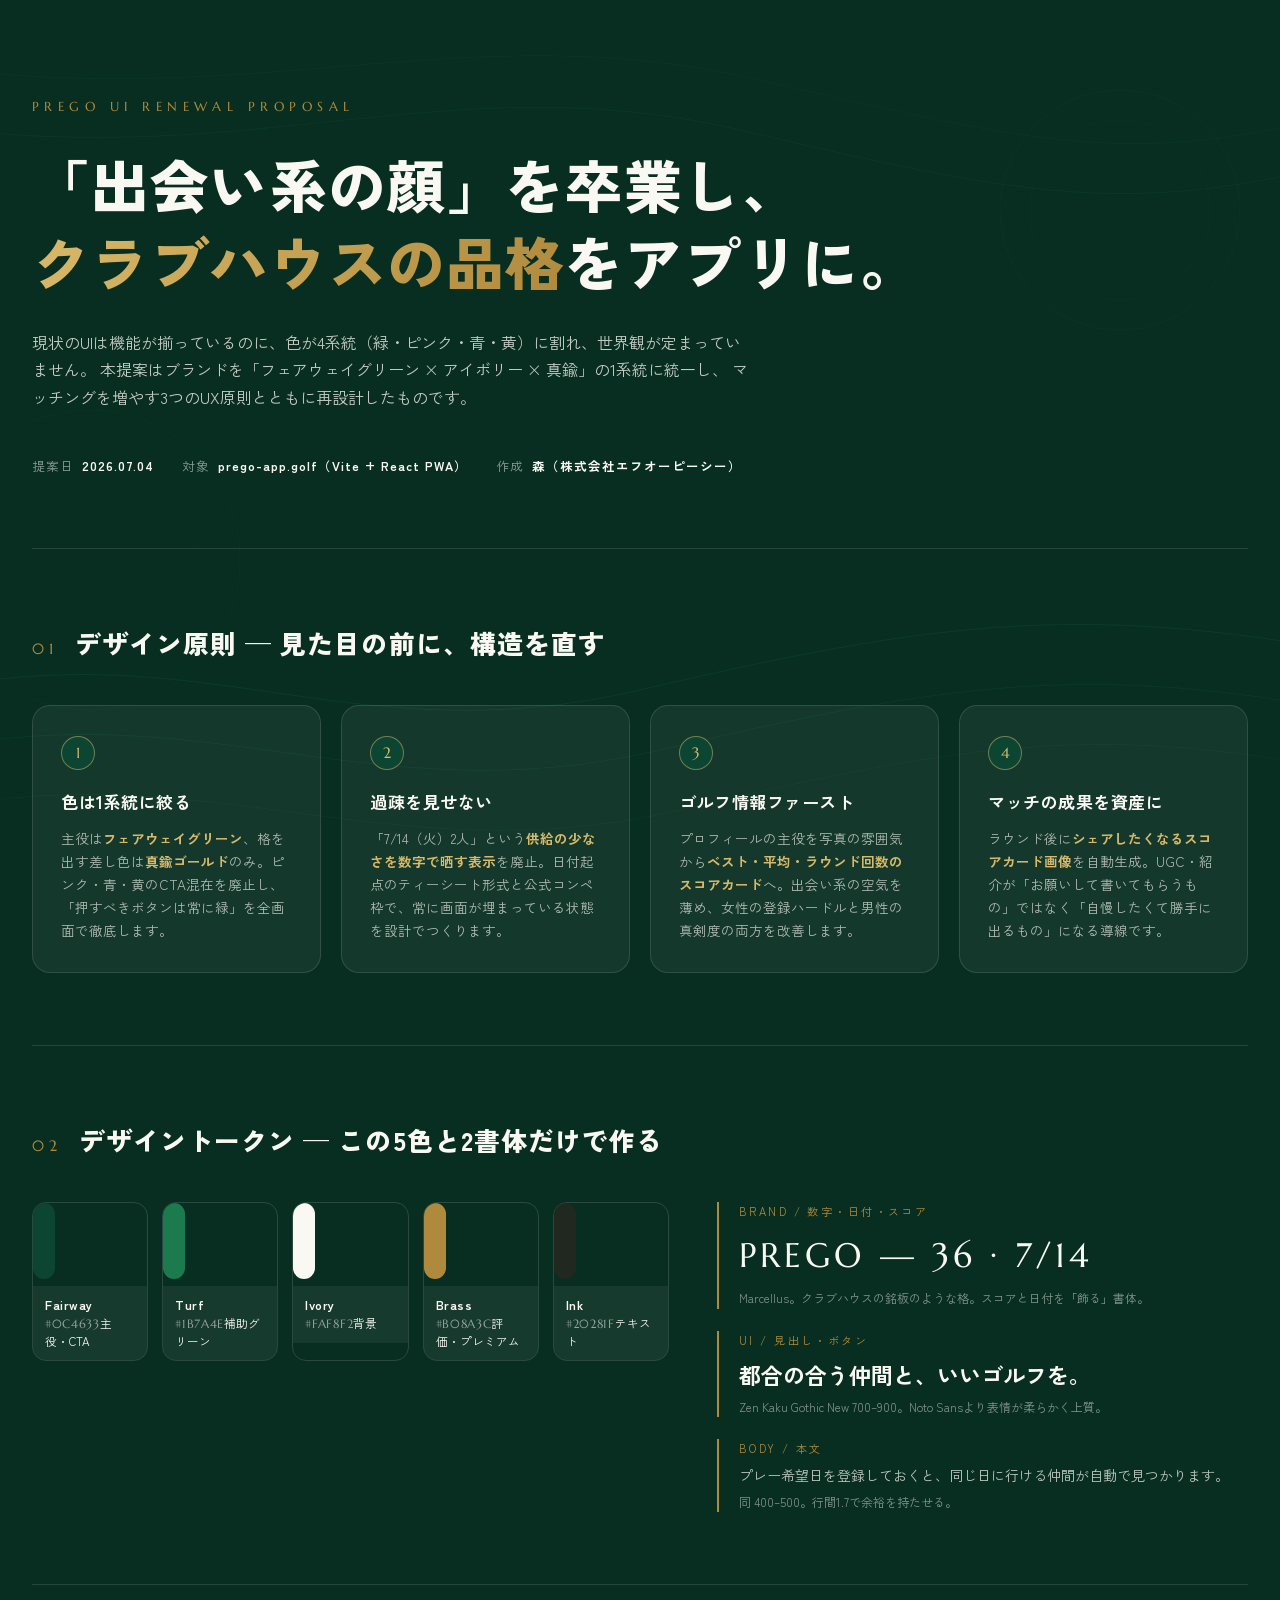
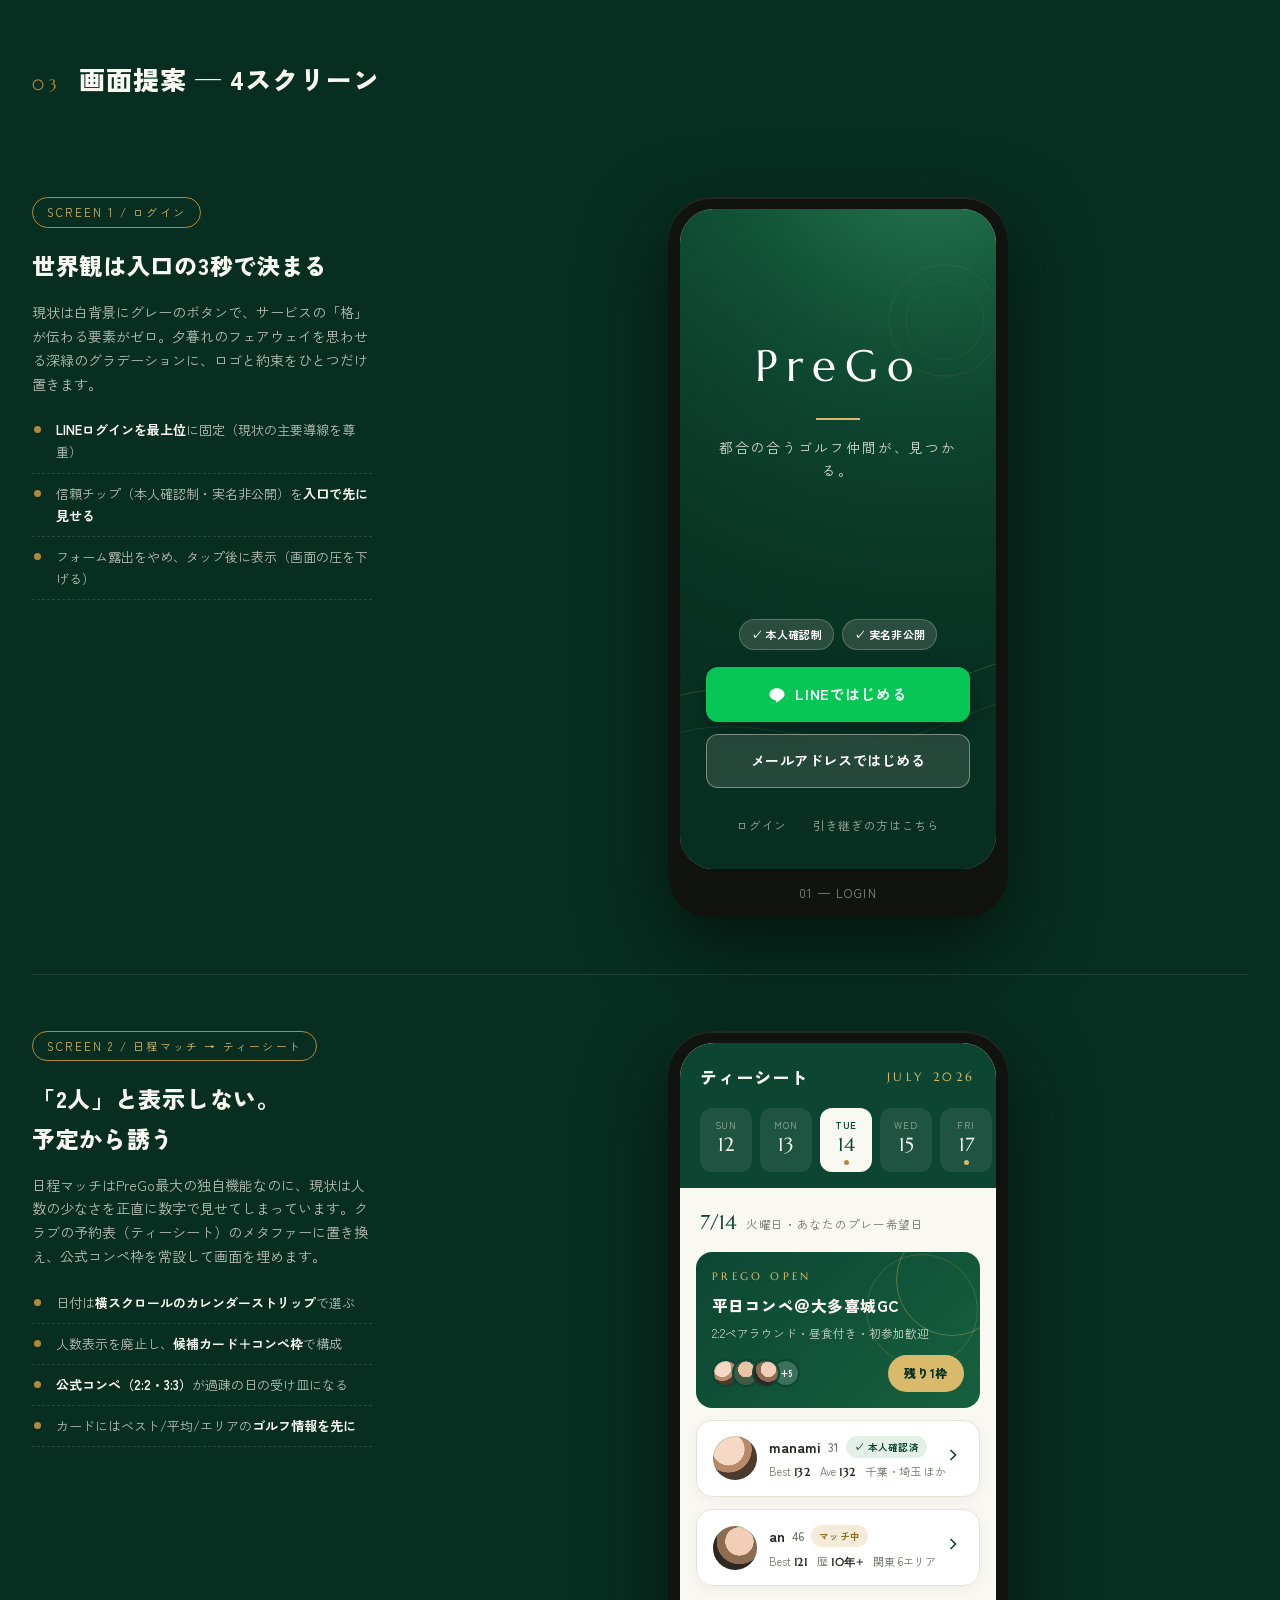
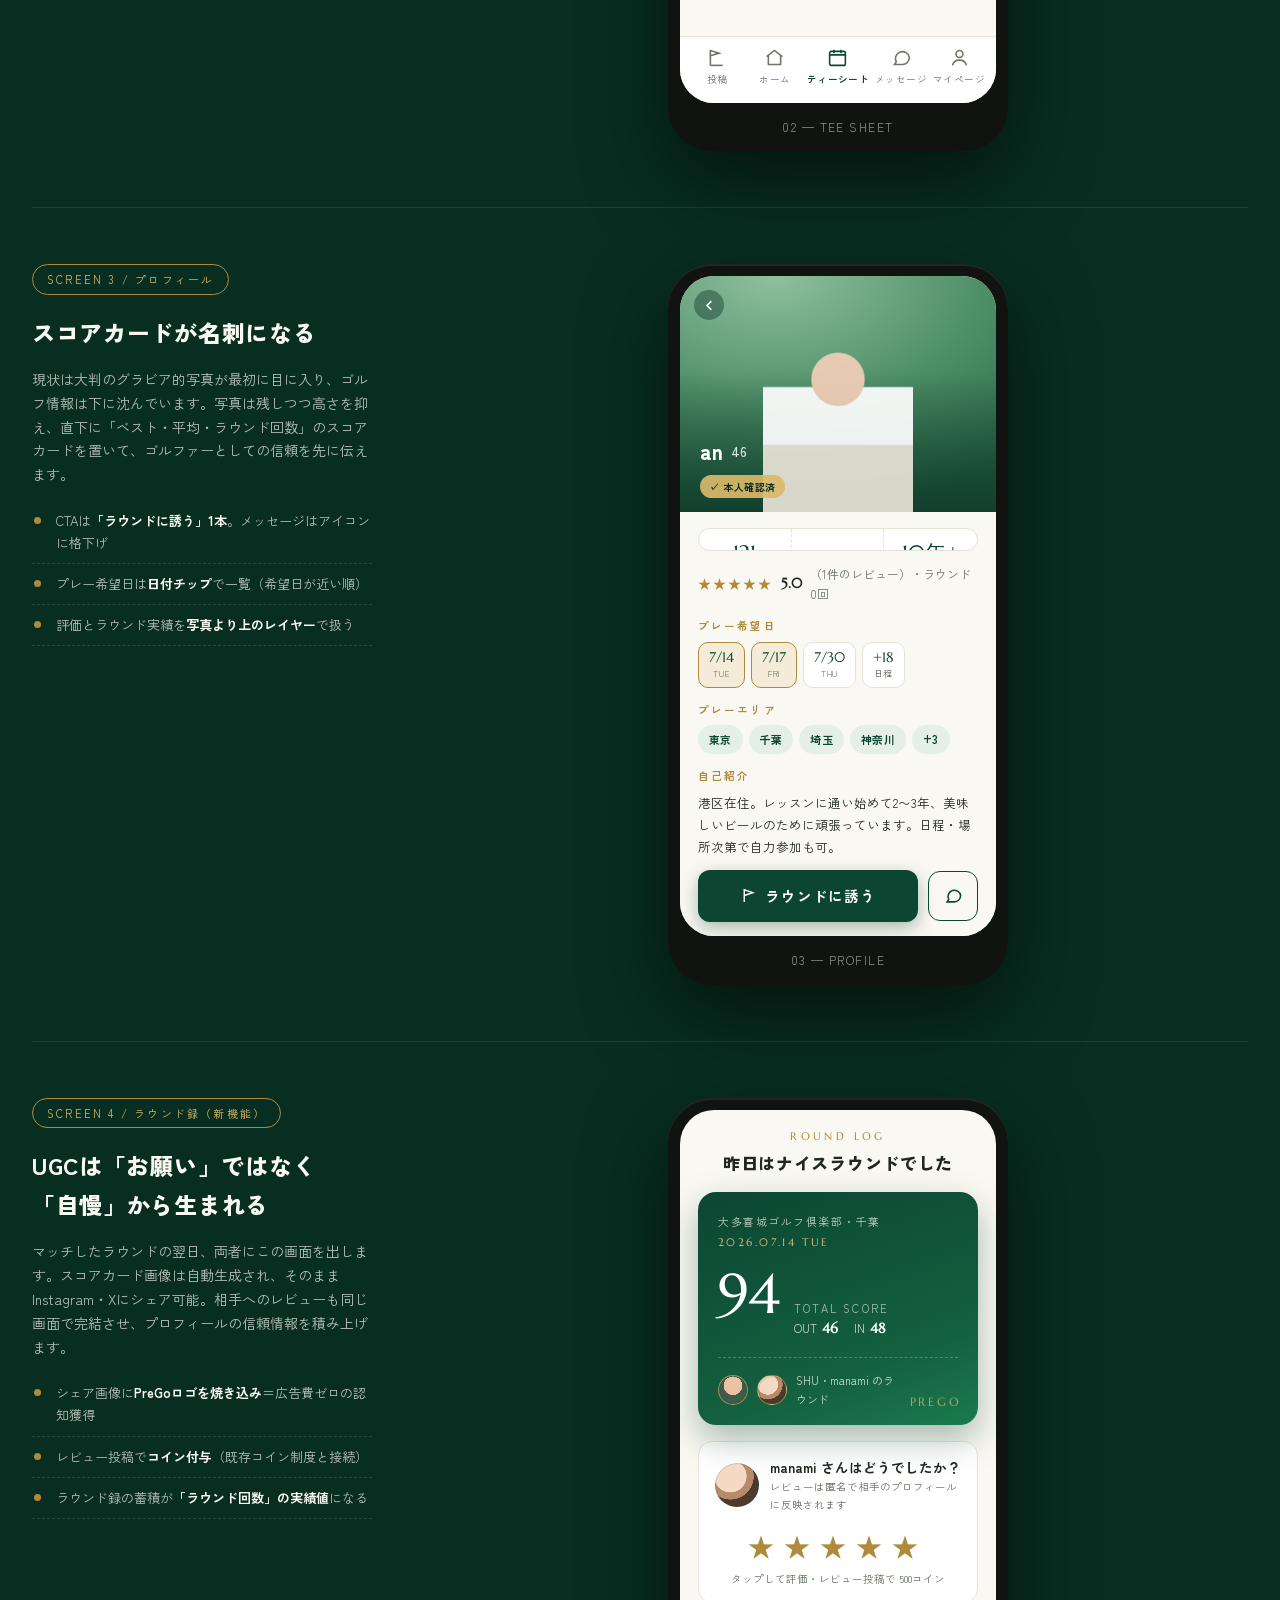
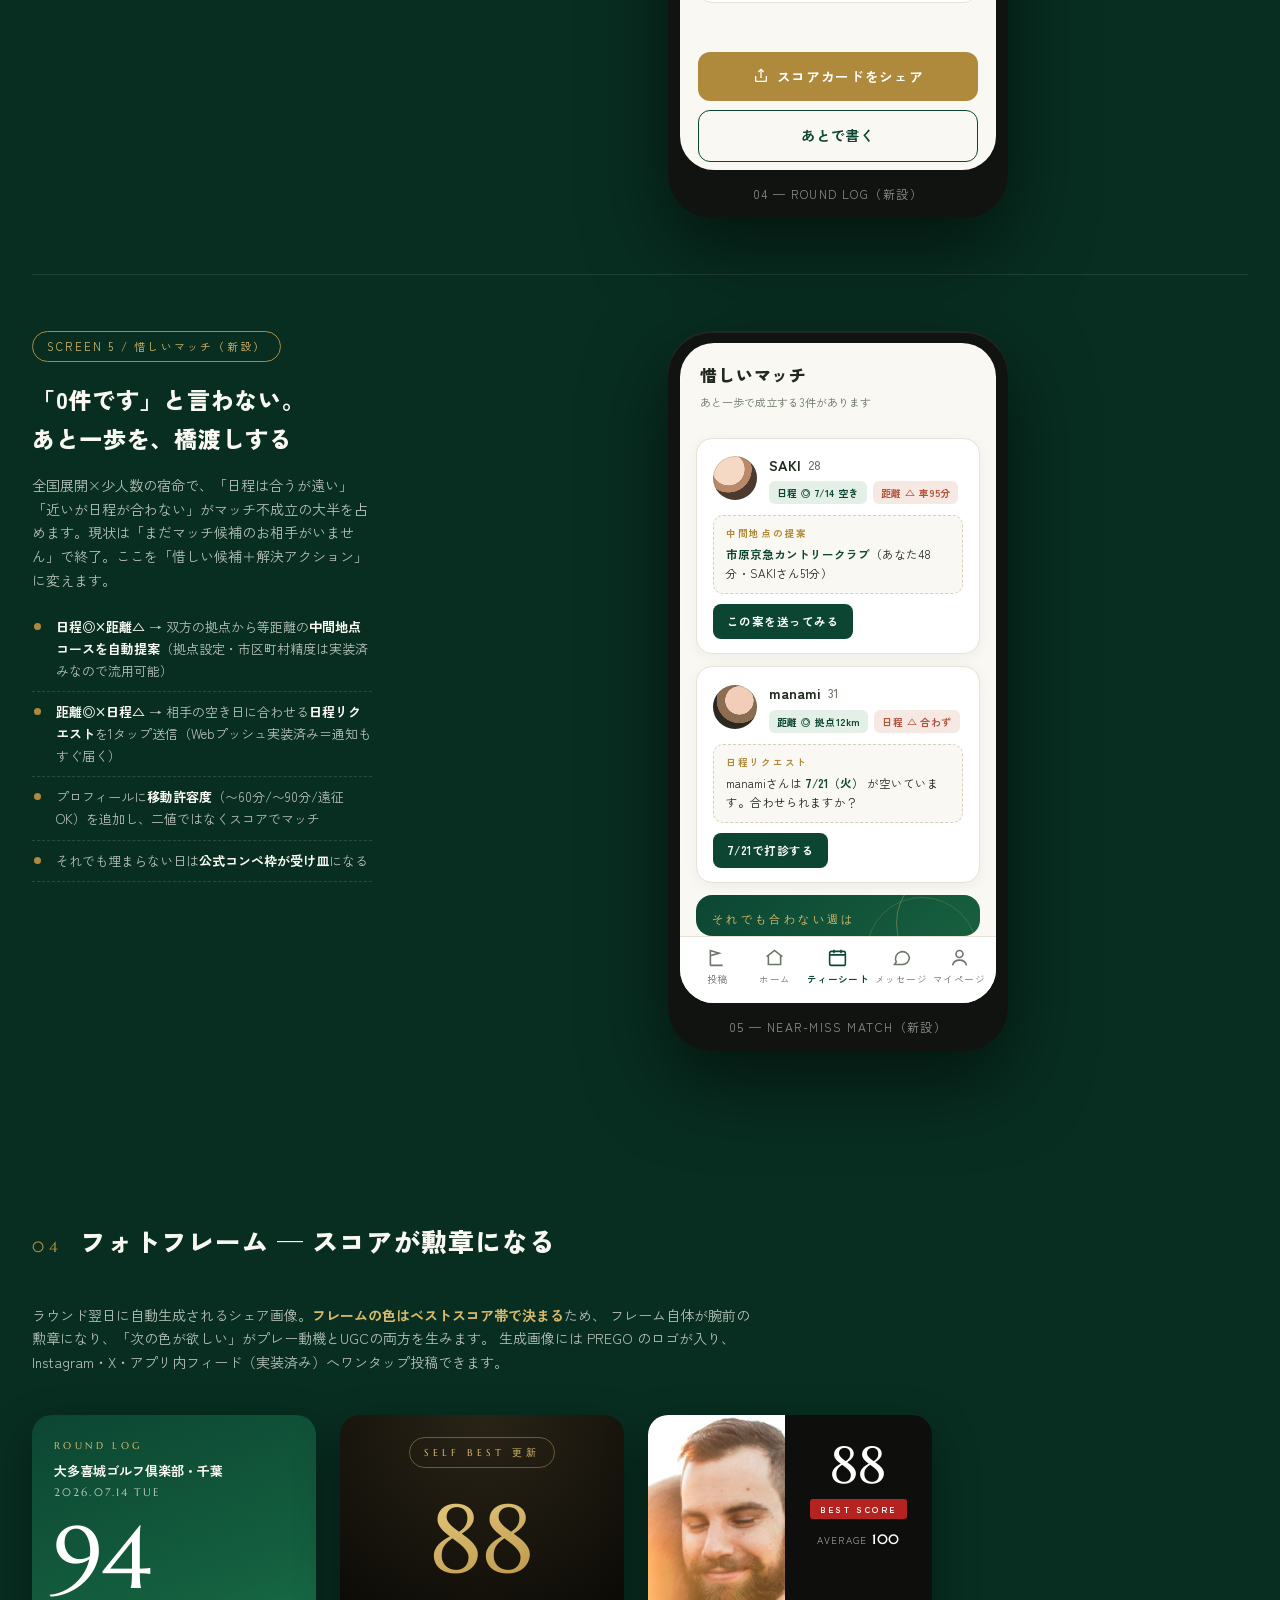
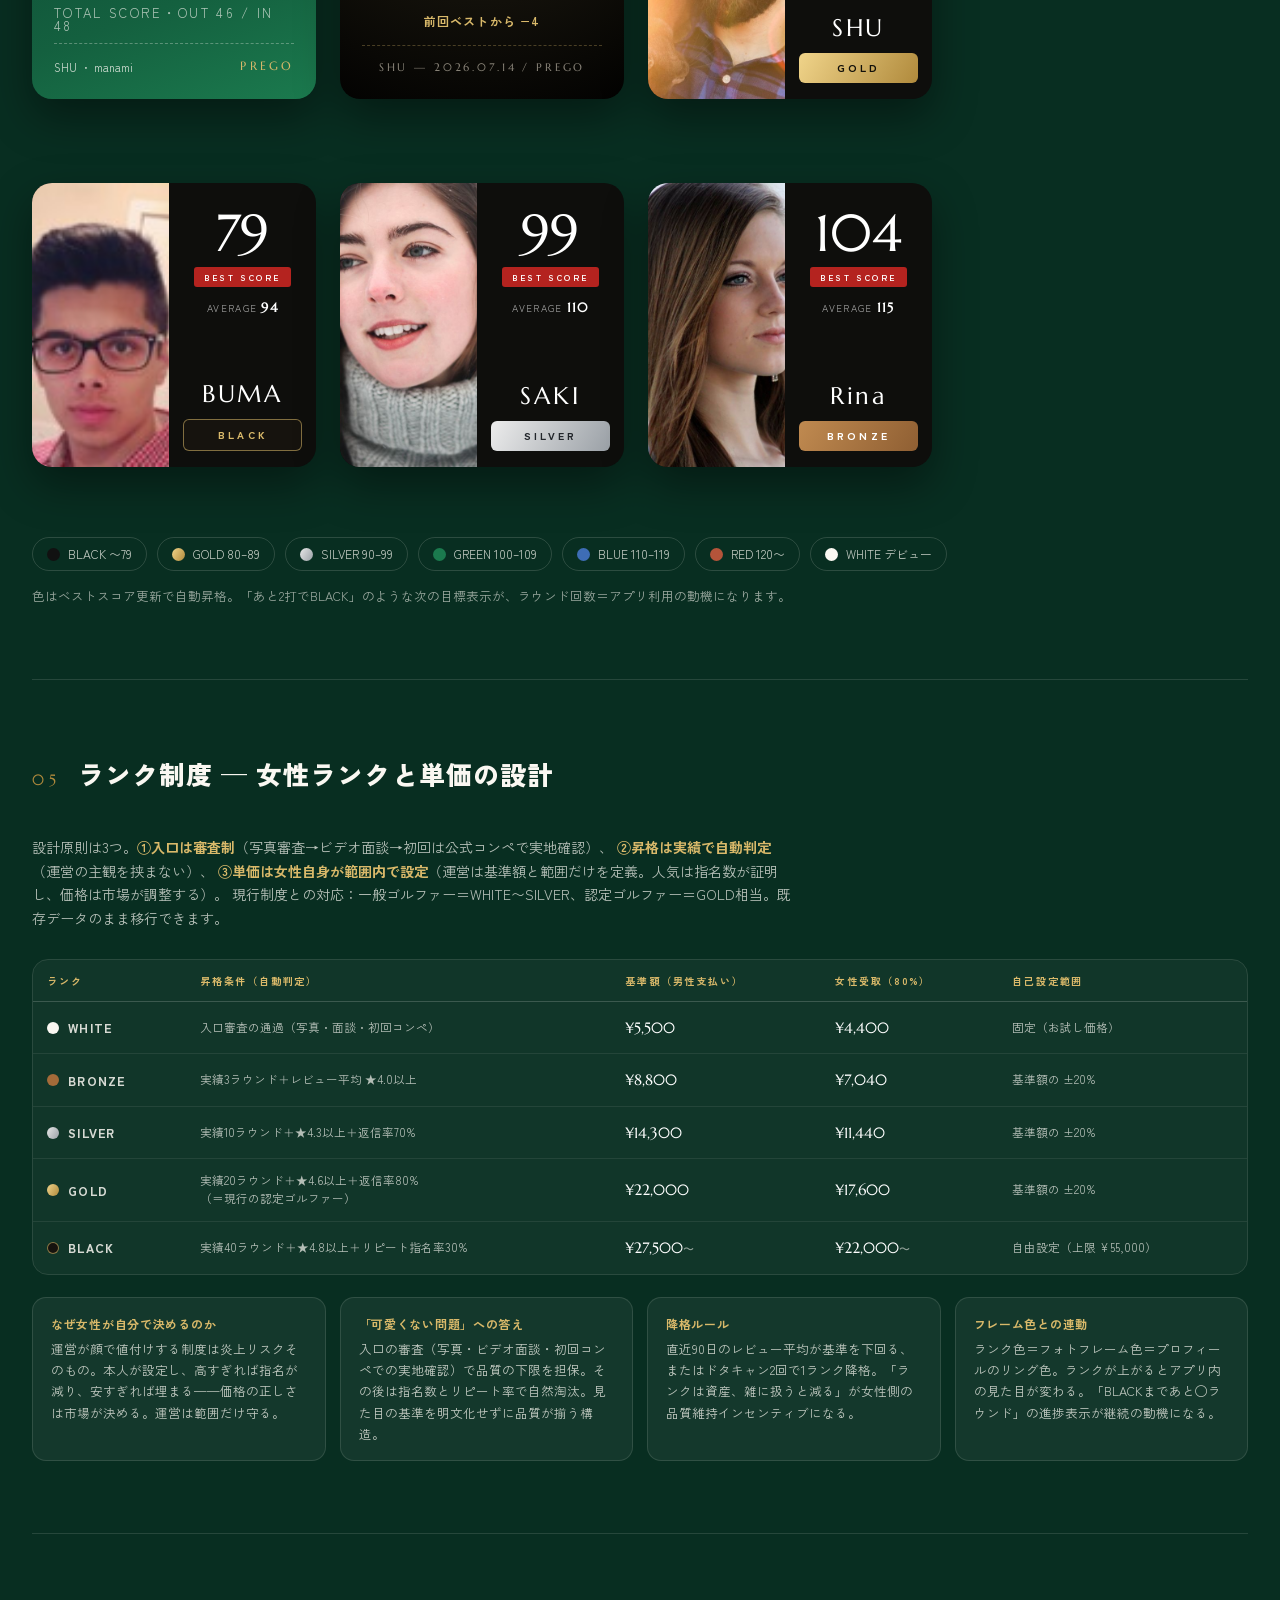
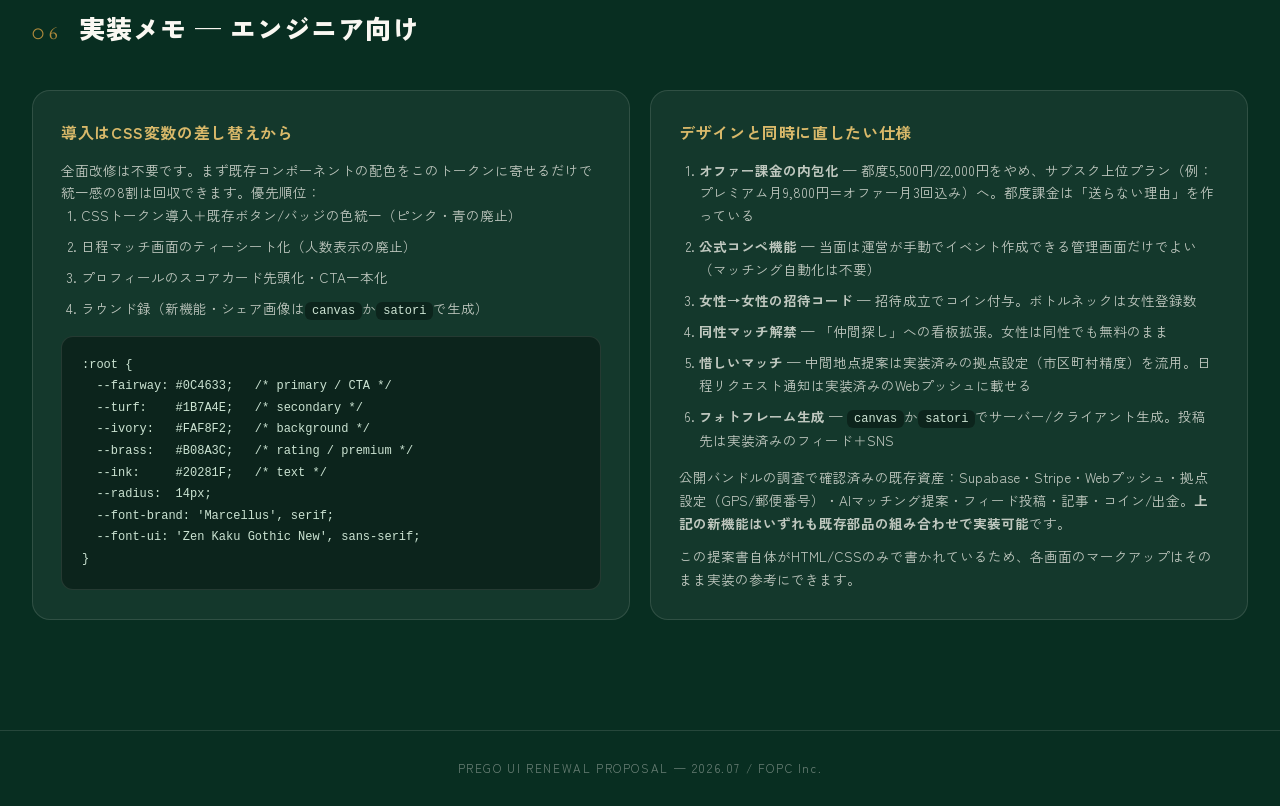
<file: index.html>
<!DOCTYPE html>
<html lang="ja">
<head>
<meta charset="UTF-8">
<meta name="viewport" content="width=device-width, initial-scale=1.0">
<meta name="robots" content="noindex, nofollow">
<title>PreGo UIリニューアル提案</title>
<link rel="preconnect" href="https://fonts.googleapis.com">
<link rel="preconnect" href="https://fonts.gstatic.com" crossorigin>
<link href="https://fonts.googleapis.com/css2?family=Marcellus&family=Zen+Kaku+Gothic+New:wght@400;500;700;900&display=swap" rel="stylesheet">
<style>
/* ============================================================
   PreGo Design System — Proposal
   fairway green × ivory × brass
   ============================================================ */
:root{
  --fairway:#0C4633;        /* primary */
  --fairway-deep:#082E21;   /* presentation bg / dark surface */
  --turf:#1B7A4E;           /* secondary green */
  --turf-soft:#E4F0E7;      /* green tint surface */
  --ivory:#FAF8F2;          /* app bg */
  --paper:#FFFFFF;          /* card */
  --ink:#20281F;            /* text */
  --ink-soft:#6B7568;       /* sub text */
  --brass:#B08A3C;          /* accent / rating / premium */
  --brass-soft:#F4EBD8;
  --line:#E6E2D6;
  --danger:#B4543A;
  --radius:14px;
  --font-ui:'Zen Kaku Gothic New',-apple-system,sans-serif;
  --font-brand:'Marcellus',serif;
}
*{margin:0;padding:0;box-sizing:border-box}
html{scroll-behavior:smooth}
body{
  font-family:var(--font-ui);
  background:var(--fairway-deep);
  color:var(--ivory);
  line-height:1.7;
  -webkit-font-smoothing:antialiased;
}
img{max-width:100%}

/* ---------- presentation layout ---------- */
.wrap{max-width:1280px;margin:0 auto;padding:0 32px}

/* course contour backdrop */
.contour{
  position:fixed;inset:0;z-index:0;pointer-events:none;opacity:.35;
}
.contour svg{width:100%;height:100%}

main{position:relative;z-index:1}

/* ---------- hero ---------- */
.hero{padding:96px 0 72px;border-bottom:1px solid rgba(250,248,242,.12)}
.eyebrow{
  font-family:var(--font-brand);
  letter-spacing:.42em;
  font-size:13px;
  color:var(--brass);
  text-transform:uppercase;
  margin-bottom:28px;
}
.hero h1{
  font-size:clamp(34px,4.6vw,58px);
  font-weight:900;
  line-height:1.32;
  letter-spacing:.02em;
}
.hero h1 em{
  font-style:normal;
  color:transparent;
  background:linear-gradient(120deg,#D9B96A,#B08A3C);
  -webkit-background-clip:text;background-clip:text;
}
.hero .thesis{
  margin-top:30px;max-width:720px;
  font-size:16px;color:rgba(250,248,242,.78);
}
.hero .meta{
  margin-top:44px;display:flex;gap:28px;flex-wrap:wrap;
  font-size:12.5px;letter-spacing:.08em;color:rgba(250,248,242,.55);
}
.hero .meta span b{color:var(--ivory);font-weight:700;margin-left:8px}

/* ---------- principles ---------- */
.principles{padding:72px 0;border-bottom:1px solid rgba(250,248,242,.12)}
.sec-label{
  display:flex;align-items:baseline;gap:18px;margin-bottom:40px;
}
.sec-label .no{
  font-family:var(--font-brand);font-size:15px;color:var(--brass);letter-spacing:.3em;
}
.sec-label h2{font-size:26px;font-weight:900;letter-spacing:.04em}
.p-grid{display:grid;grid-template-columns:repeat(auto-fit,minmax(250px,1fr));gap:20px}
.p-card{
  background:rgba(250,248,242,.05);
  border:1px solid rgba(250,248,242,.12);
  border-radius:18px;padding:30px 28px;
}
.p-card .flag{
  width:34px;height:34px;border-radius:50%;
  background:var(--fairway);
  border:1px solid rgba(217,185,106,.5);
  display:flex;align-items:center;justify-content:center;
  margin-bottom:18px;color:#D9B96A;font-family:var(--font-brand);font-size:15px;
}
.p-card h3{font-size:17px;font-weight:700;margin-bottom:10px;letter-spacing:.03em}
.p-card p{font-size:13.5px;color:rgba(250,248,242,.68)}
.p-card p strong{color:#D9B96A;font-weight:700}

/* ---------- tokens ---------- */
.tokens{padding:72px 0;border-bottom:1px solid rgba(250,248,242,.12)}
.token-flex{display:grid;grid-template-columns:1.2fr 1fr;gap:48px}
@media(max-width:900px){.token-flex{grid-template-columns:1fr}}
.swatches{display:grid;grid-template-columns:repeat(5,1fr);gap:14px}
@media(max-width:600px){.swatches{grid-template-columns:repeat(2,1fr)}}
.sw{border-radius:14px;overflow:hidden;border:1px solid rgba(250,248,242,.14)}
.sw .chip{height:76px}
.sw .nm{background:rgba(250,248,242,.06);padding:10px 12px;font-size:11.5px;line-height:1.5}
.sw .nm b{display:block;font-size:12.5px;letter-spacing:.04em}
.sw .nm code{color:rgba(250,248,242,.55);font-family:var(--font-brand);letter-spacing:.06em}
.type-spec{display:flex;flex-direction:column;gap:22px}
.ts{border-left:2px solid var(--brass);padding-left:20px}
.ts .role{font-size:11px;letter-spacing:.22em;color:var(--brass);margin-bottom:6px}
.ts .sample-brand{font-family:var(--font-brand);font-size:34px;letter-spacing:.12em;color:var(--ivory)}
.ts .sample-ui{font-size:22px;font-weight:700}
.ts .sample-body{font-size:14px;color:rgba(250,248,242,.75)}
.ts .note{font-size:12px;color:rgba(250,248,242,.5);margin-top:4px}

/* ---------- screens section ---------- */
.screens{padding:72px 0 40px}
.screen-row{
  display:grid;grid-template-columns:340px 1fr;gap:56px;align-items:start;
  padding:56px 0;border-bottom:1px solid rgba(250,248,242,.1);
}
.screen-row:last-child{border-bottom:none}
@media(max-width:900px){.screen-row{grid-template-columns:1fr}}
.note-col{position:sticky;top:40px}
.note-col .tag{
  display:inline-block;font-size:11px;letter-spacing:.2em;
  border:1px solid var(--brass);color:#D9B96A;
  padding:5px 14px;border-radius:99px;margin-bottom:18px;
}
.note-col h3{font-size:23px;font-weight:900;margin-bottom:16px;letter-spacing:.03em}
.note-col p{font-size:14px;color:rgba(250,248,242,.72);margin-bottom:14px}
.note-col ul{list-style:none;margin-top:6px}
.note-col li{
  font-size:13px;color:rgba(250,248,242,.72);
  padding:9px 0 9px 24px;position:relative;
  border-bottom:1px dashed rgba(250,248,242,.14);
}
.note-col li::before{
  content:"";position:absolute;left:2px;top:16px;
  width:7px;height:7px;border-radius:50%;background:var(--brass);
}
.note-col li b{color:var(--ivory)}

/* ---------- phone ---------- */
.phones{display:flex;gap:36px;flex-wrap:wrap;justify-content:center}
.phone{
  width:340px;flex:none;
  background:#10130F;
  border-radius:44px;
  padding:12px;
  box-shadow:0 30px 80px rgba(0,0,0,.55),0 2px 0 rgba(255,255,255,.08) inset;
}
.phone .screen{
  background:var(--ivory);
  border-radius:34px;
  overflow:hidden;
  height:660px;
  position:relative;
  display:flex;flex-direction:column;
  color:var(--ink);
}
.phone .cap{
  text-align:center;font-size:12px;letter-spacing:.12em;
  color:rgba(250,248,242,.55);padding:14px 0 2px;
}

/* ---------- shared app ui ---------- */
.scr{flex:1;overflow:hidden;display:flex;flex-direction:column;font-size:14px}
.app-head{
  padding:18px 20px 12px;
  display:flex;align-items:center;justify-content:space-between;
  background:var(--ivory);
}
.app-head .ttl{font-weight:900;font-size:17px;letter-spacing:.05em}
.app-head .bell{width:22px;height:22px;color:var(--ink-soft)}
.tabbar{
  margin-top:auto;
  display:flex;justify-content:space-around;align-items:center;
  padding:10px 8px 16px;
  background:var(--paper);
  border-top:1px solid var(--line);
}
.tb{
  display:flex;flex-direction:column;align-items:center;gap:3px;
  font-size:9.5px;color:var(--ink-soft);letter-spacing:.04em;min-width:52px;
}
.tb svg{width:21px;height:21px}
.tb.on{color:var(--fairway);font-weight:700}
.tb.on svg{color:var(--fairway)}
.btn-primary{
  display:flex;align-items:center;justify-content:center;gap:8px;
  background:var(--fairway);color:#fff;
  border-radius:12px;padding:14px;
  font-weight:700;font-size:14.5px;letter-spacing:.06em;
  box-shadow:0 6px 18px rgba(12,70,51,.35);
}
.btn-ghost{
  display:flex;align-items:center;justify-content:center;gap:8px;
  background:transparent;color:var(--fairway);
  border:1.5px solid var(--fairway);
  border-radius:12px;padding:13px;
  font-weight:700;font-size:14px;letter-spacing:.06em;
}
.chip{
  display:inline-flex;align-items:center;gap:5px;
  font-size:11px;font-weight:700;letter-spacing:.03em;
  background:var(--turf-soft);color:var(--fairway);
  border-radius:99px;padding:5px 11px;
}
.chip.brass{background:var(--brass-soft);color:#8A6B25}

/* avatar circles (css portraits) */
.av{width:44px;height:44px;border-radius:50%;flex:none;position:relative;overflow:hidden}
.av::after{
  content:"";position:absolute;inset:0;border-radius:50%;
  border:1.5px solid rgba(12,70,51,.18);
}
.av.f1{background:radial-gradient(circle at 35% 30%,#F5D9C4 0 38%,#B98A6A 39% 55%,#4C3A2E 56% 100%)}
.av.f2{background:radial-gradient(circle at 60% 35%,#F2CEB8 0 36%,#8C6D51 37% 58%,#2E2620 59% 100%)}
.av.f3{background:radial-gradient(circle at 45% 40%,#F7DCC6 0 40%,#C99A72 41% 60%,#5C4632 61% 100%)}
.av.m1{background:radial-gradient(circle at 50% 35%,#EBC3A2 0 40%,#3E5C48 41% 100%)}
.av.big{width:88px;height:88px}

/* ============ SCREEN 1 : login ============ */
.login{
  background:
    linear-gradient(180deg,rgba(8,46,33,.25) 0%,rgba(8,46,33,.78) 62%,#082E21 100%),
    radial-gradient(140% 90% at 80% -10%,#2E8B5E 0%,#14603F 45%,#0A3A28 100%);
  color:var(--ivory);
  justify-content:flex-end;
  padding:0 26px 34px;
  position:relative;
}
.login .fairway-lines{position:absolute;inset:0;opacity:.22}
.login .brandmark{
  position:relative;text-align:center;margin-bottom:auto;padding-top:120px;
}
.login .brandmark .logo{
  font-family:var(--font-brand);font-size:44px;letter-spacing:.2em;color:#fff;
}
.login .brandmark .under{
  width:44px;height:2px;background:#D9B96A;margin:14px auto 16px;
}
.login .brandmark .copy{
  font-size:13.5px;letter-spacing:.14em;color:rgba(250,248,242,.85);
}
.login .actions{position:relative;display:flex;flex-direction:column;gap:12px}
.btn-line{
  display:flex;align-items:center;justify-content:center;gap:9px;
  background:#06C755;color:#fff;border-radius:12px;padding:15px;
  font-weight:700;font-size:14.5px;letter-spacing:.04em;
  box-shadow:0 8px 22px rgba(0,0,0,.28);
}
.btn-mail{
  display:flex;align-items:center;justify-content:center;gap:9px;
  background:rgba(250,248,242,.12);color:#fff;
  border:1px solid rgba(250,248,242,.4);
  border-radius:12px;padding:14px;font-weight:700;font-size:14px;letter-spacing:.04em;
  backdrop-filter:blur(4px);
}
.login .sub-links{
  display:flex;justify-content:center;gap:26px;margin-top:16px;
  font-size:11.5px;color:rgba(250,248,242,.62);letter-spacing:.06em;
}
.login .proof{
  position:relative;display:flex;justify-content:center;gap:8px;margin-bottom:18px;
}
.login .proof .chip{
  background:rgba(250,248,242,.14);color:#fff;backdrop-filter:blur(4px);
  border:1px solid rgba(250,248,242,.22);
}

/* ============ SCREEN 2 : tee sheet ============ */
.tee-head{
  background:var(--fairway);color:var(--ivory);
  padding:20px 20px 0;
}
.tee-head .row1{display:flex;justify-content:space-between;align-items:center}
.tee-head .ttl{font-weight:900;font-size:17px;letter-spacing:.06em}
.tee-head .month{font-family:var(--font-brand);font-size:12px;letter-spacing:.3em;color:#D9B96A}
.tee-head .strip{
  display:flex;gap:8px;margin:16px -20px 0;padding:0 20px 16px;overflow:hidden;
}
.day{
  flex:none;width:52px;text-align:center;border-radius:12px;padding:9px 0 7px;
  background:rgba(250,248,242,.08);
}
.day .dw{font-size:9.5px;letter-spacing:.1em;color:rgba(250,248,242,.6)}
.day .dn{font-family:var(--font-brand);font-size:19px;color:var(--ivory);line-height:1.25}
.day .dot{width:5px;height:5px;border-radius:50%;background:#D9B96A;margin:3px auto 0}
.day.sel{background:var(--ivory)}
.day.sel .dw{color:var(--fairway);font-weight:700}
.day.sel .dn{color:var(--fairway)}
.day.sel .dot{background:var(--brass)}
.tee-body{flex:1;overflow:hidden;padding:16px 16px 0;display:flex;flex-direction:column;gap:12px}
.tee-date-lbl{
  display:flex;align-items:baseline;gap:10px;margin:2px 4px 0;
}
.tee-date-lbl .d{font-family:var(--font-brand);font-size:20px;color:var(--fairway)}
.tee-date-lbl .t{font-size:11.5px;color:var(--ink-soft);letter-spacing:.06em}
.tee-card{
  background:var(--paper);border:1px solid var(--line);border-radius:16px;
  padding:14px 16px;box-shadow:0 3px 14px rgba(32,40,31,.05);
}
.tee-card .top{display:flex;align-items:center;gap:12px}
.tee-card .info{flex:1;min-width:0}
.tee-card .nm{font-weight:700;font-size:14.5px;display:flex;align-items:center;gap:7px;white-space:nowrap}
.tee-card .nm .age{font-weight:500;color:var(--ink-soft);font-size:12px}
.tee-card .nm .chip{font-size:9.5px;padding:3px 8px;white-space:nowrap}
.tee-card .stats{display:flex;gap:10px;font-size:11px;color:var(--ink-soft);margin-top:3px;white-space:nowrap}
.tee-card .stats b{color:var(--ink);font-family:var(--font-brand);letter-spacing:.04em}
.tee-card .cta{color:var(--fairway)}
.tee-card .cta svg{width:20px;height:20px}
.compe{
  background:linear-gradient(135deg,#0C4633,#17603F);
  color:var(--ivory);border-radius:16px;padding:16px;
  position:relative;overflow:hidden;
}
.compe::before{
  content:"";position:absolute;right:-28px;top:-28px;width:110px;height:110px;
  border:1.5px solid rgba(217,185,106,.35);border-radius:50%;
}
.compe::after{
  content:"";position:absolute;right:2px;top:2px;width:110px;height:110px;
  border:1px solid rgba(217,185,106,.2);border-radius:50%;
}
.compe .lbl{
  font-family:var(--font-brand);font-size:10.5px;letter-spacing:.32em;color:#D9B96A;margin-bottom:7px;
}
.compe h4{font-size:15.5px;font-weight:900;letter-spacing:.03em;margin-bottom:5px}
.compe .meta{font-size:11.5px;color:rgba(250,248,242,.78)}
.compe .foot{
  display:flex;justify-content:space-between;align-items:center;margin-top:12px;
}
.compe .avs{display:flex}
.compe .avs .av{width:28px;height:28px;border:2px solid #0C4633;margin-left:-8px}
.compe .avs .av:first-child{margin-left:0}
.compe .avs .more{
  width:28px;height:28px;border-radius:50%;margin-left:-8px;
  background:rgba(250,248,242,.18);border:2px solid #0C4633;
  display:flex;align-items:center;justify-content:center;
  font-size:9px;font-weight:700;color:#fff;
}
.compe .join{
  background:#D9B96A;color:#082E21;font-weight:900;font-size:12px;
  padding:8px 16px;border-radius:99px;letter-spacing:.06em;
}

/* ============ SCREEN 3 : profile ============ */
.prof-photo{
  height:236px;flex:none;position:relative;
  background:
    linear-gradient(180deg,rgba(8,46,33,0) 40%,rgba(8,46,33,.72) 100%),
    radial-gradient(120% 100% at 30% 0%,#8FBF9F 0%,#4E8F68 55%,#2A6B48 100%);
}
.prof-photo .back{
  position:absolute;top:14px;left:14px;width:30px;height:30px;border-radius:50%;
  background:rgba(8,46,33,.4);backdrop-filter:blur(4px);
  display:flex;align-items:center;justify-content:center;color:#fff;
}
.prof-photo .silhouette{
  position:absolute;bottom:0;left:50%;transform:translateX(-50%);
  width:150px;height:170px;
  background:radial-gradient(circle at 50% 22%,#F2CEB8 0 17%,transparent 18%),
             linear-gradient(180deg,transparent 26%,#FFFFFF 27% 60%,#E8E4D8 61% 100%);
  border-radius:40px 40px 0 0;opacity:.92;
}
.prof-photo .id{
  position:absolute;left:20px;bottom:14px;color:#fff;
}
.prof-photo .id .nm{font-size:21px;font-weight:900;display:flex;align-items:center;gap:8px}
.prof-photo .id .nm .age{font-size:14px;font-weight:500;opacity:.85}
.prof-photo .id .vf{
  display:inline-flex;align-items:center;gap:4px;
  font-size:10px;font-weight:700;letter-spacing:.05em;
  background:rgba(217,185,106,.92);color:#082E21;
  padding:3px 9px;border-radius:99px;margin-top:5px;
}
.prof-body{flex:1;overflow:hidden;padding:16px 18px 0;display:flex;flex-direction:column;gap:13px}
.scorecard{
  display:grid;grid-template-columns:repeat(3,1fr);
  background:var(--paper);border:1px solid var(--line);border-radius:14px;
  overflow:hidden;text-align:center;
}
.scorecard .cell{padding:12px 4px 10px;border-right:1px dashed var(--line)}
.scorecard .cell:last-child{border-right:none}
.scorecard .v{font-family:var(--font-brand);font-size:21px;color:var(--fairway);line-height:1.2}
.scorecard .k{font-size:9.5px;letter-spacing:.14em;color:var(--ink-soft);margin-top:2px}
.prof-sec .h{
  font-size:10.5px;letter-spacing:.2em;color:var(--brass);font-weight:700;margin-bottom:7px;
}
.prof-sec .chips{display:flex;flex-wrap:wrap;gap:6px}
.prof-sec .txt{font-size:12.5px;color:var(--ink);line-height:1.75}
.date-chips{display:flex;gap:6px;flex-wrap:wrap}
.dchip{
  border:1px solid var(--line);background:var(--paper);
  border-radius:10px;padding:6px 10px;text-align:center;
}
.dchip .d{font-family:var(--font-brand);font-size:14px;color:var(--fairway);line-height:1.2}
.dchip .w{font-size:8.5px;color:var(--ink-soft);letter-spacing:.08em}
.dchip.hot{border-color:var(--brass);background:var(--brass-soft)}
.review-line{
  display:flex;align-items:center;gap:8px;font-size:12px;color:var(--ink-soft);
}
.review-line .stars{color:var(--brass);letter-spacing:2px;font-size:13px}
.review-line b{color:var(--ink);font-family:var(--font-brand);font-size:14px}
.prof-cta{
  padding:12px 18px 14px;display:flex;gap:10px;align-items:center;
  background:linear-gradient(180deg,rgba(250,248,242,0),var(--ivory) 30%);
}
.prof-cta .btn-primary{flex:1}
.prof-cta .msg{
  width:50px;height:50px;flex:none;border-radius:12px;
  border:1.5px solid var(--fairway);color:var(--fairway);
  display:flex;align-items:center;justify-content:center;
}

/* ============ SCREEN 4 : round log ============ */
.rl-head{
  padding:18px 20px 14px;text-align:center;
}
.rl-head .lbl{font-family:var(--font-brand);font-size:10.5px;letter-spacing:.32em;color:var(--brass)}
.rl-head h4{font-size:17px;font-weight:900;margin-top:4px;letter-spacing:.04em}
.share-card{
  margin:0 18px;border-radius:18px;overflow:hidden;flex:none;
  background:linear-gradient(160deg,#0C4633 0%,#14603F 70%,#1B7A4E 100%);
  color:var(--ivory);position:relative;
  box-shadow:0 14px 34px rgba(12,70,51,.35);
}
.share-card .inner{padding:20px 20px 16px;position:relative}
.share-card .course{
  font-size:11px;letter-spacing:.14em;color:rgba(250,248,242,.75);
}
.share-card .date{
  font-family:var(--font-brand);font-size:11px;letter-spacing:.22em;color:#D9B96A;margin-top:2px;
}
.share-card .score-row{
  display:flex;align-items:baseline;gap:14px;margin:14px 0 4px;
}
.share-card .score{
  font-family:var(--font-brand);font-size:56px;line-height:1;color:#fff;
}
.share-card .score-k{font-size:11px;letter-spacing:.2em;color:rgba(250,248,242,.65)}
.share-card .halves{display:flex;gap:16px;font-size:11.5px;color:rgba(250,248,242,.8)}
.share-card .halves b{font-family:var(--font-brand);font-size:14px;color:#fff;margin-left:5px}
.share-card .members{
  display:flex;align-items:center;gap:9px;margin-top:16px;padding-top:13px;padding-right:64px;
  border-top:1px dashed rgba(250,248,242,.25);
}
.share-card .members .av{width:30px;height:30px;border:1.5px solid rgba(217,185,106,.6)}
.share-card .members .t{font-size:11px;color:rgba(250,248,242,.8)}
.share-card .wm{
  position:absolute;right:16px;bottom:12px;
  font-family:var(--font-brand);font-size:12px;letter-spacing:.24em;color:rgba(217,185,106,.75);
}
.rl-body{flex:1;overflow:hidden;padding:16px 18px 0;display:flex;flex-direction:column;gap:13px}
.rate-box{
  background:var(--paper);border:1px solid var(--line);border-radius:14px;padding:14px 16px;
}
.rate-box .who{display:flex;align-items:center;gap:11px}
.rate-box .who .nm{font-weight:700;font-size:13.5px}
.rate-box .who .sub{font-size:10.5px;color:var(--ink-soft)}
.rate-box .stars-big{
  text-align:center;font-size:26px;letter-spacing:10px;color:var(--brass);margin-top:10px;
}
.rate-box .hint{text-align:center;font-size:10.5px;color:var(--ink-soft);margin-top:2px}
.rl-actions{padding:0 18px 8px;display:flex;flex-direction:column;gap:9px}
.btn-share{
  display:flex;align-items:center;justify-content:center;gap:8px;
  background:var(--brass);color:#fff;border-radius:12px;padding:13px;
  font-weight:700;font-size:13.5px;letter-spacing:.05em;
}

/* ============ SCREEN 5 : near-miss match ============ */
.miss-badges{display:flex;gap:6px;margin-top:4px;flex-wrap:wrap}
.mb{font-size:10px;font-weight:700;border-radius:6px;padding:3px 8px;letter-spacing:.04em;white-space:nowrap}
.mb.ok{background:var(--turf-soft);color:var(--fairway)}
.mb.ng{background:#F6E8E2;color:var(--danger)}
.bridge{
  margin-top:11px;background:var(--ivory);border:1px dashed #D8CFB8;
  border-radius:10px;padding:10px 12px;font-size:11.5px;line-height:1.65;color:var(--ink);
}
.bridge b{color:var(--fairway)}
.bridge .lbl{font-size:9.5px;letter-spacing:.18em;color:var(--brass);font-weight:700;display:block;margin-bottom:3px}
.mini-btn{
  display:inline-flex;align-items:center;gap:6px;background:var(--fairway);color:#fff;
  border-radius:8px;padding:8px 14px;font-size:11.5px;font-weight:700;letter-spacing:.04em;margin-top:10px;
}
.miss-head{padding:18px 20px 10px}
.miss-head .ttl{font-weight:900;font-size:17px;letter-spacing:.05em}
.miss-head .sub{font-size:11px;color:var(--ink-soft);margin-top:3px}

/* ---------- photo frames ---------- */
.frames{padding:72px 0;border-bottom:1px solid rgba(250,248,242,.12)}
.frame-grid{display:grid;grid-template-columns:repeat(auto-fit,minmax(250px,1fr));gap:24px;max-width:900px}
.pframe{
  aspect-ratio:1/1;border-radius:20px;overflow:hidden;position:relative;
  box-shadow:0 18px 44px rgba(0,0,0,.4);
}
.pframe .cap2{
  position:absolute;left:0;right:0;bottom:-30px;text-align:center;
  font-size:11.5px;letter-spacing:.1em;color:rgba(250,248,242,.55);
}
.frame-wrap{padding-bottom:36px}
/* frame 1: round log */
.pf-round{background:linear-gradient(160deg,#0C4633 0%,#14603F 62%,#1B7A4E 100%);color:var(--ivory);padding:22px;display:flex;flex-direction:column}
.pf-round .eyebrow2{font-family:var(--font-brand);font-size:10px;letter-spacing:.34em;color:#D9B96A}
.pf-round .course2{font-size:13px;font-weight:700;margin-top:6px}
.pf-round .date2{font-family:var(--font-brand);font-size:10.5px;letter-spacing:.2em;color:rgba(250,248,242,.7);margin-top:2px}
.pf-round .big{font-family:var(--font-brand);font-size:88px;line-height:1;margin:auto 0;color:#fff}
.pf-round .big small{font-size:13px;letter-spacing:.18em;color:rgba(250,248,242,.65);display:block;margin-top:4px;font-family:var(--font-ui)}
.pf-round .foot2{display:flex;justify-content:space-between;align-items:flex-end;border-top:1px dashed rgba(250,248,242,.3);padding-top:12px}
.pf-round .mem{font-size:11px;color:rgba(250,248,242,.8)}
.pf-round .wm2{font-family:var(--font-brand);font-size:12px;letter-spacing:.26em;color:#D9B96A}
/* frame 2: best update */
.pf-best{background:radial-gradient(120% 120% at 50% 0%,#2A2417 0%,#12100A 55%,#000 100%);color:#F4EBD8;padding:22px;display:flex;flex-direction:column;text-align:center}
.pf-best .laurel{font-family:var(--font-brand);font-size:10px;letter-spacing:.4em;color:#D9B96A;border:1px solid rgba(217,185,106,.4);border-radius:99px;padding:6px 14px;margin:0 auto}
.pf-best .big{font-family:var(--font-brand);font-size:96px;line-height:1;margin:auto 0;color:transparent;background:linear-gradient(160deg,#F0D48A,#B08A3C);-webkit-background-clip:text;background-clip:text}
.pf-best .delta{font-size:12px;font-weight:700;color:#D9B96A;letter-spacing:.1em}
.pf-best .foot2{font-family:var(--font-brand);font-size:11px;letter-spacing:.26em;color:rgba(244,235,216,.55);border-top:1px dashed rgba(217,185,106,.3);padding-top:12px;margin-top:14px}
/* frame 3: tier (user's layout refined) */
.pf-tier{display:flex;background:#0E0E0C}
.pf-tier .photo{flex:1.15;background:radial-gradient(circle at 50% 30%,#F2CEB8 0 18%,transparent 19%),linear-gradient(180deg,#7FA98C 0%,#4E8F68 45%,#2A6B48 100%);position:relative;overflow:hidden}
.pf-tier .photo::after{content:"";position:absolute;left:50%;bottom:0;transform:translateX(-50%);width:72%;height:52%;background:linear-gradient(180deg,#FFFFFF 0 55%,#E8E4D8 56% 100%);border-radius:34px 34px 0 0}
.pf-tier .photo.real{background:#1A1A16}
.pf-tier .photo.real::after{content:none}
.pf-tier .photo.real img{width:100%;height:100%;object-fit:cover;display:block}
.pf-tier .tierbar.silver{background:linear-gradient(120deg,#ECECEC,#9AA0A6);color:#22262B}
.pf-tier .tierbar.black{background:#16130E;color:#D9B96A;border:1px solid rgba(217,185,106,.55)}
.pf-tier .tierbar.bronze{background:linear-gradient(120deg,#C08A50,#8F5F33);color:#fff}
.pf-tier .tierbar.white{background:#F5F2E9;color:#5F6A64}
.pf-tier .panel{flex:1;color:#fff;padding:16px 14px;display:flex;flex-direction:column;align-items:center;text-align:center}
.pf-tier .score3{font-family:var(--font-brand);font-size:52px;line-height:1;margin-top:8px}
.pf-tier .k3{font-size:8.5px;letter-spacing:.3em;background:#B4231F;padding:3px 10px;border-radius:3px;font-weight:700;margin-top:8px}
.pf-tier .ave3{font-size:9.5px;letter-spacing:.14em;color:rgba(255,255,255,.65);margin-top:10px}
.pf-tier .ave3 b{font-family:var(--font-brand);font-size:13px;color:#fff;margin-left:4px}
.pf-tier .nm3{font-family:var(--font-brand);font-size:24px;letter-spacing:.12em;margin:auto 0 4px}
.pf-tier .tierbar{width:100%;background:linear-gradient(120deg,#F0D48A,#B08A3C);color:#12100A;font-weight:900;font-size:10.5px;letter-spacing:.3em;padding:6px 0;border-radius:6px}
.tiers{display:flex;gap:10px;flex-wrap:wrap;margin-top:34px}
.tier{display:flex;align-items:center;gap:8px;font-size:12px;color:rgba(250,248,242,.78);border:1px solid rgba(250,248,242,.15);border-radius:99px;padding:6px 14px}
.tier .sw2{width:13px;height:13px;border-radius:50%;flex:none}
.tiers-note{font-size:12.5px;color:rgba(250,248,242,.6);margin-top:14px}

/* ---------- rank system ---------- */
.ranks{padding:72px 0;border-bottom:1px solid rgba(250,248,242,.12)}
.rank-scroll{overflow-x:auto;border-radius:16px;border:1px solid rgba(250,248,242,.14)}
.rank-tbl{width:100%;min-width:640px;border-collapse:collapse;font-size:12.5px;background:rgba(250,248,242,.04)}
.rank-tbl th{
  font-size:10px;letter-spacing:.18em;color:var(--brass-bright,#D9B96A);font-weight:700;text-align:left;
  padding:12px 14px;border-bottom:1px solid rgba(250,248,242,.18);white-space:nowrap;
}
.rank-tbl td{
  padding:13px 14px;border-bottom:1px solid rgba(250,248,242,.08);
  color:rgba(250,248,242,.85);vertical-align:middle;
}
.rank-tbl tr:last-child td{border-bottom:none}
.rank-tbl .rk{display:flex;align-items:center;gap:9px;font-weight:900;letter-spacing:.1em;white-space:nowrap}
.rank-tbl .dot{width:12px;height:12px;border-radius:50%;flex:none}
.rank-tbl .money{font-family:var(--font-brand);font-size:15px;color:#fff;white-space:nowrap}
.rank-tbl .sub-money{font-size:10.5px;color:rgba(250,248,242,.55)}
.rank-tbl .cond{font-size:11.5px;color:rgba(250,248,242,.7);line-height:1.55}
.rank-notes{display:grid;grid-template-columns:repeat(auto-fit,minmax(240px,1fr));gap:14px;margin-top:22px}
.rank-note{
  background:rgba(250,248,242,.05);border:1px solid rgba(250,248,242,.12);
  border-radius:14px;padding:16px 18px;font-size:12.5px;color:rgba(250,248,242,.75);line-height:1.7;
}
.rank-note b{color:#D9B96A;display:block;margin-bottom:4px;font-size:12px;letter-spacing:.06em}

/* ---------- impl notes ---------- */
.impl{padding:72px 0 110px}
.impl-grid{display:grid;grid-template-columns:1fr 1fr;gap:20px}
@media(max-width:900px){.impl-grid{grid-template-columns:1fr}}
.impl-card{
  background:rgba(250,248,242,.05);
  border:1px solid rgba(250,248,242,.12);
  border-radius:18px;padding:28px;
}
.impl-card h3{font-size:16px;font-weight:700;margin-bottom:12px;color:#D9B96A;letter-spacing:.04em}
.impl-card p,.impl-card li{font-size:13.5px;color:rgba(250,248,242,.75)}
.impl-card ol{padding-left:20px;display:flex;flex-direction:column;gap:8px}
.impl-card code{
  font-family:ui-monospace,Menlo,monospace;font-size:12px;
  background:rgba(0,0,0,.35);border-radius:6px;padding:2px 7px;color:#CBE3D2;
}
pre{
  background:rgba(0,0,0,.35);border:1px solid rgba(250,248,242,.1);
  border-radius:12px;padding:18px 20px;overflow-x:auto;
  font-family:ui-monospace,Menlo,monospace;font-size:12px;line-height:1.8;color:#CBE3D2;
  margin-top:14px;
}
footer{
  border-top:1px solid rgba(250,248,242,.12);
  padding:28px 0;text-align:center;
  font-size:11.5px;letter-spacing:.14em;color:rgba(250,248,242,.4);
}

/* ---------- mobile ---------- */
@media(max-width:480px){
  .wrap{padding:0 16px}
  .hero{padding:64px 0 52px}
  .phone{width:302px;padding:10px}
  .phone .screen{height:620px}
  .screen-row{gap:36px;padding:44px 0}
  .note-col{position:static}
  .frame-grid{grid-template-columns:1fr;max-width:340px}
}
</style>
</head>
<body>

<div class="contour" aria-hidden="true">
<svg viewBox="0 0 1400 900" preserveAspectRatio="xMidYMid slice" xmlns="http://www.w3.org/2000/svg">
  <g fill="none" stroke="#1B7A4E" stroke-width="1">
    <path d="M-50,700 C250,620 400,760 700,690 S1150,600 1450,660" opacity=".5"/>
    <path d="M-50,760 C250,680 420,820 720,750 S1160,660 1450,720" opacity=".4"/>
    <path d="M-50,820 C250,740 440,880 740,810 S1170,720 1450,780" opacity=".3"/>
    <path d="M-50,120 C300,180 500,60 800,130 S1200,220 1450,150" opacity=".35"/>
    <path d="M-50,60 C300,120 520,10 820,80 S1210,170 1450,100" opacity=".25"/>
    <circle cx="1180" cy="210" r="120" opacity=".25"/>
    <circle cx="1180" cy="210" r="90" opacity=".2"/>
    <circle cx="150" cy="560" r="150" opacity=".2"/>
    <circle cx="150" cy="560" r="110" opacity=".15"/>
  </g>
</svg>
</div>

<main>
<div class="wrap">

  <!-- ================= HERO ================= -->
  <header class="hero">
    <p class="eyebrow">PreGo UI Renewal Proposal</p>
    <h1>「出会い系の顔」を卒業し、<br><em>クラブハウスの品格</em>をアプリに。</h1>
    <p class="thesis">
      現状のUIは機能が揃っているのに、色が4系統（緑・ピンク・青・黄）に割れ、世界観が定まっていません。
      本提案はブランドを「フェアウェイグリーン × アイボリー × 真鍮」の1系統に統一し、
      マッチングを増やす3つのUX原則とともに再設計したものです。
    </p>
    <div class="meta">
      <span>提案日<b>2026.07.04</b></span>
      <span>対象<b>prego-app.golf（Vite + React PWA）</b></span>
      <span>作成<b>森（株式会社エフオーピーシー）</b></span>
    </div>
  </header>

  <!-- ================= PRINCIPLES ================= -->
  <section class="principles">
    <div class="sec-label"><span class="no">01</span><h2>デザイン原則 — 見た目の前に、構造を直す</h2></div>
    <div class="p-grid">
      <div class="p-card">
        <div class="flag">1</div>
        <h3>色は1系統に絞る</h3>
        <p>主役は<strong>フェアウェイグリーン</strong>、格を出す差し色は<strong>真鍮ゴールド</strong>のみ。ピンク・青・黄のCTA混在を廃止し、「押すべきボタンは常に緑」を全画面で徹底します。</p>
      </div>
      <div class="p-card">
        <div class="flag">2</div>
        <h3>過疎を見せない</h3>
        <p>「7/14（火）2人」という<strong>供給の少なさを数字で晒す表示</strong>を廃止。日付起点のティーシート形式と公式コンペ枠で、常に画面が埋まっている状態を設計でつくります。</p>
      </div>
      <div class="p-card">
        <div class="flag">3</div>
        <h3>ゴルフ情報ファースト</h3>
        <p>プロフィールの主役を写真の雰囲気から<strong>ベスト・平均・ラウンド回数のスコアカード</strong>へ。出会い系の空気を薄め、女性の登録ハードルと男性の真剣度の両方を改善します。</p>
      </div>
      <div class="p-card">
        <div class="flag">4</div>
        <h3>マッチの成果を資産に</h3>
        <p>ラウンド後に<strong>シェアしたくなるスコアカード画像</strong>を自動生成。UGC・紹介が「お願いして書いてもらうもの」ではなく「自慢したくて勝手に出るもの」になる導線です。</p>
      </div>
    </div>
  </section>

  <!-- ================= TOKENS ================= -->
  <section class="tokens">
    <div class="sec-label"><span class="no">02</span><h2>デザイントークン — この5色と2書体だけで作る</h2></div>
    <div class="token-flex">
      <div>
        <div class="swatches">
          <div class="sw"><div class="chip" style="background:#0C4633"></div><div class="nm"><b>Fairway</b><code>#0C4633</code>主役・CTA</div></div>
          <div class="sw"><div class="chip" style="background:#1B7A4E"></div><div class="nm"><b>Turf</b><code>#1B7A4E</code>補助グリーン</div></div>
          <div class="sw"><div class="chip" style="background:#FAF8F2"></div><div class="nm"><b>Ivory</b><code>#FAF8F2</code>背景</div></div>
          <div class="sw"><div class="chip" style="background:#B08A3C"></div><div class="nm"><b>Brass</b><code>#B08A3C</code>評価・プレミアム</div></div>
          <div class="sw"><div class="chip" style="background:#20281F"></div><div class="nm"><b>Ink</b><code>#20281F</code>テキスト</div></div>
        </div>
      </div>
      <div class="type-spec">
        <div class="ts">
          <div class="role">BRAND / 数字・日付・スコア</div>
          <div class="sample-brand">PREGO — 36 · 7/14</div>
          <div class="note">Marcellus。クラブハウスの銘板のような格。スコアと日付を「飾る」書体。</div>
        </div>
        <div class="ts">
          <div class="role">UI / 見出し・ボタン</div>
          <div class="sample-ui">都合の合う仲間と、いいゴルフを。</div>
          <div class="note">Zen Kaku Gothic New 700–900。Noto Sansより表情が柔らかく上質。</div>
        </div>
        <div class="ts">
          <div class="role">BODY / 本文</div>
          <div class="sample-body">プレー希望日を登録しておくと、同じ日に行ける仲間が自動で見つかります。</div>
          <div class="note">同 400–500。行間1.7で余裕を持たせる。</div>
        </div>
      </div>
    </div>
  </section>

  <!-- ================= SCREENS ================= -->
  <section class="screens">
    <div class="sec-label"><span class="no">03</span><h2>画面提案 — 4スクリーン</h2></div>

    <!-- ========== ROW 1 : LOGIN ========== -->
    <div class="screen-row">
      <div class="note-col">
        <span class="tag">SCREEN 1 / ログイン</span>
        <h3>世界観は入口の3秒で決まる</h3>
        <p>現状は白背景にグレーのボタンで、サービスの「格」が伝わる要素がゼロ。夕暮れのフェアウェイを思わせる深緑のグラデーションに、ロゴと約束をひとつだけ置きます。</p>
        <ul>
          <li><b>LINEログインを最上位</b>に固定（現状の主要導線を尊重）</li>
          <li>信頼チップ（本人確認制・実名非公開）を<b>入口で先に見せる</b></li>
          <li>フォーム露出をやめ、タップ後に表示（画面の圧を下げる）</li>
        </ul>
      </div>
      <div class="phones">
        <div class="phone">
          <div class="screen">
            <div class="scr login">
              <svg class="fairway-lines" viewBox="0 0 340 660" xmlns="http://www.w3.org/2000/svg" preserveAspectRatio="xMidYMid slice">
                <g fill="none" stroke="#D9B96A" stroke-width="1">
                  <path d="M-20,530 C80,490 160,560 260,520 S380,470 420,500"/>
                  <path d="M-20,570 C80,530 170,600 270,560 S390,510 420,540" opacity=".6"/>
                  <circle cx="285" cy="120" r="60" opacity=".5"/>
                  <circle cx="285" cy="120" r="42" opacity=".35"/>
                </g>
              </svg>
              <div class="brandmark">
                <div class="logo">PreGo</div>
                <div class="under"></div>
                <div class="copy">都合の合うゴルフ仲間が、見つかる。</div>
              </div>
              <div class="proof">
                <span class="chip">✓ 本人確認制</span>
                <span class="chip">✓ 実名非公開</span>
              </div>
              <div class="actions">
                <div class="btn-line">
                  <svg width="18" height="18" viewBox="0 0 24 24" fill="currentColor"><path d="M12 3C6.5 3 2 6.6 2 11c0 3.9 3.4 7.2 8 7.9.3.1.8.2.9.5.1.3.1.7 0 1l-.1.9c0 .3-.2 1 .9.6s6-3.6 8.2-6.1C21.4 14 22 12.6 22 11c0-4.4-4.5-8-10-8z"/></svg>
                  LINEではじめる
                </div>
                <div class="btn-mail">メールアドレスではじめる</div>
                <div class="sub-links"><span>ログイン</span><span>引き継ぎの方はこちら</span></div>
              </div>
            </div>
          </div>
          <div class="cap">01 — LOGIN</div>
        </div>
      </div>
    </div>

    <!-- ========== ROW 2 : TEE SHEET ========== -->
    <div class="screen-row">
      <div class="note-col">
        <span class="tag">SCREEN 2 / 日程マッチ → ティーシート</span>
        <h3>「2人」と表示しない。<br>予定から誘う</h3>
        <p>日程マッチはPreGo最大の独自機能なのに、現状は人数の少なさを正直に数字で見せてしまっています。クラブの予約表（ティーシート）のメタファーに置き換え、公式コンペ枠を常設して画面を埋めます。</p>
        <ul>
          <li>日付は<b>横スクロールのカレンダーストリップ</b>で選ぶ</li>
          <li>人数表示を廃止し、<b>候補カード＋コンペ枠</b>で構成</li>
          <li><b>公式コンペ（2:2・3:3）</b>が過疎の日の受け皿になる</li>
          <li>カードにはベスト/平均/エリアの<b>ゴルフ情報を先に</b></li>
        </ul>
      </div>
      <div class="phones">
        <div class="phone">
          <div class="screen">
            <div class="scr">
              <div class="tee-head">
                <div class="row1">
                  <span class="ttl">ティーシート</span>
                  <span class="month">JULY 2026</span>
                </div>
                <div class="strip">
                  <div class="day"><div class="dw">SUN</div><div class="dn">12</div></div>
                  <div class="day"><div class="dw">MON</div><div class="dn">13</div></div>
                  <div class="day sel"><div class="dw">TUE</div><div class="dn">14</div><div class="dot"></div></div>
                  <div class="day"><div class="dw">WED</div><div class="dn">15</div></div>
                  <div class="day"><div class="dw">FRI</div><div class="dn">17</div><div class="dot"></div></div>
                  <div class="day"><div class="dw">THU</div><div class="dn">30</div><div class="dot"></div></div>
                </div>
              </div>
              <div class="tee-body">
                <div class="tee-date-lbl"><span class="d">7/14</span><span class="t">火曜日・あなたのプレー希望日</span></div>
                <div class="compe">
                  <div class="lbl">PREGO OPEN</div>
                  <h4>平日コンペ＠大多喜城GC</h4>
                  <div class="meta">2:2ペアラウンド・昼食付き・初参加歓迎</div>
                  <div class="foot">
                    <div class="avs">
                      <div class="av f1"></div><div class="av m1"></div><div class="av f2"></div>
                      <div class="more">+5</div>
                    </div>
                    <div class="join">残り1枠</div>
                  </div>
                </div>
                <div class="tee-card">
                  <div class="top">
                    <div class="av f1"></div>
                    <div class="info">
                      <div class="nm">manami <span class="age">31</span><span class="chip">✓ 本人確認済</span></div>
                      <div class="stats"><span>Best <b>132</b></span><span>Ave <b>132</b></span><span>千葉・埼玉 ほか</span></div>
                    </div>
                    <div class="cta"><svg viewBox="0 0 24 24" fill="none" stroke="currentColor" stroke-width="2"><path d="M9 6l6 6-6 6"/></svg></div>
                  </div>
                </div>
                <div class="tee-card">
                  <div class="top">
                    <div class="av f2"></div>
                    <div class="info">
                      <div class="nm">an <span class="age">46</span><span class="chip brass">マッチ中</span></div>
                      <div class="stats"><span>Best <b>121</b></span><span>歴 <b>10年+</b></span><span>関東 6エリア</span></div>
                    </div>
                    <div class="cta"><svg viewBox="0 0 24 24" fill="none" stroke="currentColor" stroke-width="2"><path d="M9 6l6 6-6 6"/></svg></div>
                  </div>
                </div>
              </div>
              <div class="tabbar">
                <div class="tb"><svg viewBox="0 0 24 24" fill="none" stroke="currentColor" stroke-width="1.8"><path d="M5 21V4l10 3-10 3"/><path d="M5 21h14"/></svg>投稿</div>
                <div class="tb"><svg viewBox="0 0 24 24" fill="none" stroke="currentColor" stroke-width="1.8"><path d="M3 11l9-7 9 7"/><path d="M5 10v10h14V10"/></svg>ホーム</div>
                <div class="tb on"><svg viewBox="0 0 24 24" fill="none" stroke="currentColor" stroke-width="1.8"><rect x="3" y="5" width="18" height="16" rx="2"/><path d="M3 9h18M8 3v4M16 3v4"/></svg>ティーシート</div>
                <div class="tb"><svg viewBox="0 0 24 24" fill="none" stroke="currentColor" stroke-width="1.8"><path d="M21 12a8 8 0 0 1-8 8H4l2-3a8 8 0 1 1 15-5z"/></svg>メッセージ</div>
                <div class="tb"><svg viewBox="0 0 24 24" fill="none" stroke="currentColor" stroke-width="1.8"><circle cx="12" cy="8" r="4"/><path d="M4 21c1-4 4-6 8-6s7 2 8 6"/></svg>マイページ</div>
              </div>
            </div>
          </div>
          <div class="cap">02 — TEE SHEET</div>
        </div>
      </div>
    </div>

    <!-- ========== ROW 3 : PROFILE ========== -->
    <div class="screen-row">
      <div class="note-col">
        <span class="tag">SCREEN 3 / プロフィール</span>
        <h3>スコアカードが名刺になる</h3>
        <p>現状は大判のグラビア的写真が最初に目に入り、ゴルフ情報は下に沈んでいます。写真は残しつつ高さを抑え、直下に「ベスト・平均・ラウンド回数」のスコアカードを置いて、ゴルファーとしての信頼を先に伝えます。</p>
        <ul>
          <li>CTAは<b>「ラウンドに誘う」1本</b>。メッセージはアイコンに格下げ</li>
          <li>プレー希望日は<b>日付チップ</b>で一覧（希望日が近い順）</li>
          <li>評価とラウンド実績を<b>写真より上のレイヤー</b>で扱う</li>
        </ul>
      </div>
      <div class="phones">
        <div class="phone">
          <div class="screen">
            <div class="scr">
              <div class="prof-photo">
                <div class="back"><svg width="15" height="15" viewBox="0 0 24 24" fill="none" stroke="currentColor" stroke-width="2.4"><path d="M15 5l-7 7 7 7"/></svg></div>
                <div class="silhouette"></div>
                <div class="id">
                  <div class="nm">an <span class="age">46</span></div>
                  <span class="vf">✓ 本人確認済</span>
                </div>
              </div>
              <div class="prof-body">
                <div class="scorecard">
                  <div class="cell"><div class="v">121</div><div class="k">BEST</div></div>
                  <div class="cell"><div class="v">—</div><div class="k">AVERAGE</div></div>
                  <div class="cell"><div class="v">10年+</div><div class="k">ゴルフ歴</div></div>
                </div>
                <div class="review-line">
                  <span class="stars">★★★★★</span><b>5.0</b><span>（1件のレビュー）・ラウンド 0回</span>
                </div>
                <div class="prof-sec">
                  <div class="h">プレー希望日</div>
                  <div class="date-chips">
                    <div class="dchip hot"><div class="d">7/14</div><div class="w">TUE</div></div>
                    <div class="dchip hot"><div class="d">7/17</div><div class="w">FRI</div></div>
                    <div class="dchip"><div class="d">7/30</div><div class="w">THU</div></div>
                    <div class="dchip"><div class="d">+18</div><div class="w">日程</div></div>
                  </div>
                </div>
                <div class="prof-sec">
                  <div class="h">プレーエリア</div>
                  <div class="chips">
                    <span class="chip">東京</span><span class="chip">千葉</span><span class="chip">埼玉</span><span class="chip">神奈川</span><span class="chip">+3</span>
                  </div>
                </div>
                <div class="prof-sec">
                  <div class="h">自己紹介</div>
                  <div class="txt">港区在住。レッスンに通い始めて2〜3年、美味しいビールのために頑張っています。日程・場所次第で自力参加も可。</div>
                </div>
              </div>
              <div class="prof-cta">
                <div class="btn-primary">
                  <svg width="17" height="17" viewBox="0 0 24 24" fill="none" stroke="currentColor" stroke-width="2"><path d="M6 21V4l12 4-12 4"/></svg>
                  ラウンドに誘う
                </div>
                <div class="msg"><svg width="19" height="19" viewBox="0 0 24 24" fill="none" stroke="currentColor" stroke-width="2"><path d="M21 12a8 8 0 0 1-8 8H4l2-3a8 8 0 1 1 15-5z"/></svg></div>
              </div>
            </div>
          </div>
          <div class="cap">03 — PROFILE</div>
        </div>
      </div>
    </div>

    <!-- ========== ROW 4 : ROUND LOG ========== -->
    <div class="screen-row">
      <div class="note-col">
        <span class="tag">SCREEN 4 / ラウンド録（新機能）</span>
        <h3>UGCは「お願い」ではなく<br>「自慢」から生まれる</h3>
        <p>マッチしたラウンドの翌日、両者にこの画面を出します。スコアカード画像は自動生成され、そのままInstagram・Xにシェア可能。相手へのレビューも同じ画面で完結させ、プロフィールの信頼情報を積み上げます。</p>
        <ul>
          <li>シェア画像に<b>PreGoロゴを焼き込み</b>＝広告費ゼロの認知獲得</li>
          <li>レビュー投稿で<b>コイン付与</b>（既存コイン制度と接続）</li>
          <li>ラウンド録の蓄積が<b>「ラウンド回数」の実績値</b>になる</li>
        </ul>
      </div>
      <div class="phones">
        <div class="phone">
          <div class="screen">
            <div class="scr">
              <div class="rl-head">
                <div class="lbl">ROUND LOG</div>
                <h4>昨日はナイスラウンドでした</h4>
              </div>
              <div class="share-card">
                <div class="inner">
                  <div class="course">大多喜城ゴルフ倶楽部・千葉</div>
                  <div class="date">2026.07.14 TUE</div>
                  <div class="score-row">
                    <span class="score">94</span>
                    <div>
                      <div class="score-k">TOTAL SCORE</div>
                      <div class="halves"><span>OUT<b>46</b></span><span>IN<b>48</b></span></div>
                    </div>
                  </div>
                  <div class="members">
                    <div class="av m1"></div><div class="av f1"></div>
                    <div class="t">SHU・manami のラウンド</div>
                  </div>
                  <div class="wm">PREGO</div>
                </div>
              </div>
              <div class="rl-body">
                <div class="rate-box">
                  <div class="who">
                    <div class="av f1"></div>
                    <div>
                      <div class="nm">manami さんはどうでしたか？</div>
                      <div class="sub">レビューは匿名で相手のプロフィールに反映されます</div>
                    </div>
                  </div>
                  <div class="stars-big">★★★★★</div>
                  <div class="hint">タップして評価・レビュー投稿で 500コイン</div>
                </div>
              </div>
              <div class="rl-actions">
                <div class="btn-share">
                  <svg width="16" height="16" viewBox="0 0 24 24" fill="none" stroke="currentColor" stroke-width="2"><path d="M4 12v7a1 1 0 0 0 1 1h14a1 1 0 0 0 1-1v-7"/><path d="M16 6l-4-4-4 4"/><path d="M12 2v13"/></svg>
                  スコアカードをシェア
                </div>
                <div class="btn-ghost">あとで書く</div>
              </div>
            </div>
          </div>
          <div class="cap">04 — ROUND LOG（新設）</div>
        </div>
      </div>
    </div>

    <!-- ========== ROW 5 : NEAR-MISS MATCH ========== -->
    <div class="screen-row">
      <div class="note-col">
        <span class="tag">SCREEN 5 / 惜しいマッチ（新設）</span>
        <h3>「0件です」と言わない。<br>あと一歩を、橋渡しする</h3>
        <p>全国展開×少人数の宿命で、「日程は合うが遠い」「近いが日程が合わない」がマッチ不成立の大半を占めます。現状は「まだマッチ候補のお相手がいません」で終了。ここを「惜しい候補＋解決アクション」に変えます。</p>
        <ul>
          <li><b>日程◎×距離△</b> → 双方の拠点から等距離の<b>中間地点コースを自動提案</b>（拠点設定・市区町村精度は実装済みなので流用可能）</li>
          <li><b>距離◎×日程△</b> → 相手の空き日に合わせる<b>日程リクエスト</b>を1タップ送信（Webプッシュ実装済み＝通知もすぐ届く）</li>
          <li>プロフィールに<b>移動許容度</b>（〜60分/〜90分/遠征OK）を追加し、二値ではなくスコアでマッチ</li>
          <li>それでも埋まらない日は<b>公式コンペ枠が受け皿</b>になる</li>
        </ul>
      </div>
      <div class="phones">
        <div class="phone">
          <div class="screen">
            <div class="scr">
              <div class="miss-head">
                <div class="ttl">惜しいマッチ</div>
                <div class="sub">あと一歩で成立する3件があります</div>
              </div>
              <div class="tee-body">
                <div class="tee-card">
                  <div class="top">
                    <div class="av f1"></div>
                    <div class="info">
                      <div class="nm">SAKI <span class="age">28</span></div>
                      <div class="miss-badges"><span class="mb ok">日程 ◎ 7/14 空き</span><span class="mb ng">距離 △ 車95分</span></div>
                    </div>
                  </div>
                  <div class="bridge">
                    <span class="lbl">中間地点の提案</span>
                    <b>市原京急カントリークラブ</b>（あなた48分・SAKIさん51分）
                  </div>
                  <div class="mini-btn">この案を送ってみる</div>
                </div>
                <div class="tee-card">
                  <div class="top">
                    <div class="av f2"></div>
                    <div class="info">
                      <div class="nm">manami <span class="age">31</span></div>
                      <div class="miss-badges"><span class="mb ok">距離 ◎ 拠点12km</span><span class="mb ng">日程 △ 合わず</span></div>
                    </div>
                  </div>
                  <div class="bridge">
                    <span class="lbl">日程リクエスト</span>
                    manamiさんは <b>7/21（火）</b> が空いています。合わせられますか？
                  </div>
                  <div class="mini-btn">7/21で打診する</div>
                </div>
                <div class="compe">
                  <div class="lbl">それでも合わない週は</div>
                  <h4>7/19 公式コンペ＠千葉</h4>
                  <div class="meta">2:2ペアラウンド・残り2枠</div>
                </div>
              </div>
              <div class="tabbar">
                <div class="tb"><svg viewBox="0 0 24 24" fill="none" stroke="currentColor" stroke-width="1.8"><path d="M5 21V4l10 3-10 3"/><path d="M5 21h14"/></svg>投稿</div>
                <div class="tb"><svg viewBox="0 0 24 24" fill="none" stroke="currentColor" stroke-width="1.8"><path d="M3 11l9-7 9 7"/><path d="M5 10v10h14V10"/></svg>ホーム</div>
                <div class="tb on"><svg viewBox="0 0 24 24" fill="none" stroke="currentColor" stroke-width="1.8"><rect x="3" y="5" width="18" height="16" rx="2"/><path d="M3 9h18M8 3v4M16 3v4"/></svg>ティーシート</div>
                <div class="tb"><svg viewBox="0 0 24 24" fill="none" stroke="currentColor" stroke-width="1.8"><path d="M21 12a8 8 0 0 1-8 8H4l2-3a8 8 0 1 1 15-5z"/></svg>メッセージ</div>
                <div class="tb"><svg viewBox="0 0 24 24" fill="none" stroke="currentColor" stroke-width="1.8"><circle cx="12" cy="8" r="4"/><path d="M4 21c1-4 4-6 8-6s7 2 8 6"/></svg>マイページ</div>
              </div>
            </div>
          </div>
          <div class="cap">05 — NEAR-MISS MATCH（新設）</div>
        </div>
      </div>
    </div>

  </section>

  <!-- ================= PHOTO FRAMES ================= -->
  <section class="frames">
    <div class="sec-label"><span class="no">04</span><h2>フォトフレーム — スコアが勲章になる</h2></div>
    <p style="max-width:720px;font-size:14px;color:rgba(250,248,242,.72);margin-bottom:40px">
      ラウンド翌日に自動生成されるシェア画像。<b style="color:#D9B96A">フレームの色はベストスコア帯で決まる</b>ため、
      フレーム自体が腕前の勲章になり、「次の色が欲しい」がプレー動機とUGCの両方を生みます。
      生成画像には PREGO のロゴが入り、Instagram・X・アプリ内フィード（実装済み）へワンタップ投稿できます。
    </p>
    <div class="frame-grid">
      <div class="frame-wrap">
        <div class="pframe pf-round">
          <div>
            <div class="eyebrow2">ROUND LOG</div>
            <div class="course2">大多喜城ゴルフ倶楽部・千葉</div>
            <div class="date2">2026.07.14 TUE</div>
          </div>
          <div class="big">94<small>TOTAL SCORE・OUT 46 / IN 48</small></div>
          <div class="foot2">
            <div class="mem">SHU ・ manami</div>
            <div class="wm2">PREGO</div>
          </div>
          <div class="cap2">① ラウンド記録（基本形）</div>
        </div>
      </div>
      <div class="frame-wrap">
        <div class="pframe pf-best">
          <div class="laurel">SELF BEST 更新</div>
          <div class="big">88</div>
          <div>
            <div class="delta">前回ベストから −4</div>
            <div class="foot2">SHU — 2026.07.14 / PREGO</div>
          </div>
          <div class="cap2">② ベスト更新（黒×金の祝福）</div>
        </div>
      </div>
      <div class="frame-wrap">
        <div class="pframe pf-tier">
          <div class="photo real"><img src="app/img/m1.jpg" alt=""></div>
          <div class="panel">
            <div class="score3">88</div>
            <div class="k3">BEST SCORE</div>
            <div class="ave3">AVERAGE<b>100</b></div>
            <div class="nm3">SHU</div>
            <div class="tierbar">GOLD</div>
          </div>
          <div class="cap2">③ ティアフレーム（森さん案の発展形・実写）</div>
        </div>
      </div>
    </div>
    <div class="frame-grid" style="margin-top:48px">
      <div class="frame-wrap">
        <div class="pframe pf-tier">
          <div class="photo real"><img src="app/img/m6.jpg" alt=""></div>
          <div class="panel">
            <div class="score3">79</div>
            <div class="k3">BEST SCORE</div>
            <div class="ave3">AVERAGE<b>94</b></div>
            <div class="nm3">BUMA</div>
            <div class="tierbar black">BLACK</div>
          </div>
          <div class="cap2">BLACK（ベスト〜79）</div>
        </div>
      </div>
      <div class="frame-wrap">
        <div class="pframe pf-tier">
          <div class="photo real"><img src="app/img/w2.jpg" alt=""></div>
          <div class="panel">
            <div class="score3">99</div>
            <div class="k3">BEST SCORE</div>
            <div class="ave3">AVERAGE<b>110</b></div>
            <div class="nm3">SAKI</div>
            <div class="tierbar silver">SILVER</div>
          </div>
          <div class="cap2">SILVER（90〜99）</div>
        </div>
      </div>
      <div class="frame-wrap">
        <div class="pframe pf-tier">
          <div class="photo real"><img src="app/img/w4.jpg" alt=""></div>
          <div class="panel">
            <div class="score3">104</div>
            <div class="k3">BEST SCORE</div>
            <div class="ave3">AVERAGE<b>115</b></div>
            <div class="nm3">Rina</div>
            <div class="tierbar bronze">BRONZE</div>
          </div>
          <div class="cap2">BRONZE（100〜109）</div>
        </div>
      </div>
    </div>
    <div class="tiers">
      <div class="tier"><span class="sw2" style="background:#111"></span>BLACK 〜79</div>
      <div class="tier"><span class="sw2" style="background:linear-gradient(120deg,#F0D48A,#B08A3C)"></span>GOLD 80–89</div>
      <div class="tier"><span class="sw2" style="background:linear-gradient(120deg,#E8E8E8,#9AA0A6)"></span>SILVER 90–99</div>
      <div class="tier"><span class="sw2" style="background:#1B7A4E"></span>GREEN 100–109</div>
      <div class="tier"><span class="sw2" style="background:#3E6DB5"></span>BLUE 110–119</div>
      <div class="tier"><span class="sw2" style="background:#B4543A"></span>RED 120〜</div>
      <div class="tier"><span class="sw2" style="background:#FAF8F2"></span>WHITE デビュー</div>
    </div>
    <p class="tiers-note">色はベストスコア更新で自動昇格。「あと2打でBLACK」のような次の目標表示が、ラウンド回数＝アプリ利用の動機になります。</p>
  </section>

  <!-- ================= RANK SYSTEM ================= -->
  <section class="ranks">
    <div class="sec-label"><span class="no">05</span><h2>ランク制度 — 女性ランクと単価の設計</h2></div>
    <p style="max-width:760px;font-size:14px;color:rgba(250,248,242,.72);margin-bottom:28px">
      設計原則は3つ。<b style="color:#D9B96A">①入口は審査制</b>（写真審査→ビデオ面談→初回は公式コンペで実地確認）、
      <b style="color:#D9B96A">②昇格は実績で自動判定</b>（運営の主観を挟まない）、
      <b style="color:#D9B96A">③単価は女性自身が範囲内で設定</b>（運営は基準額と範囲だけを定義。人気は指名数が証明し、価格は市場が調整する）。
      現行制度との対応：一般ゴルファー＝WHITE〜SILVER、認定ゴルファー＝GOLD相当。既存データのまま移行できます。
    </p>
    <div class="rank-scroll">
      <table class="rank-tbl">
        <tr>
          <th>ランク</th><th>昇格条件（自動判定）</th><th>基準額（男性支払い）</th><th>女性受取（80%）</th><th>自己設定範囲</th>
        </tr>
        <tr>
          <td><span class="rk"><span class="dot" style="background:#FAF8F2"></span>WHITE</span></td>
          <td class="cond">入口審査の通過（写真・面談・初回コンペ）</td>
          <td class="money">¥5,500</td>
          <td class="money">¥4,400</td>
          <td class="cond">固定（お試し価格）</td>
        </tr>
        <tr>
          <td><span class="rk"><span class="dot" style="background:#A46B39"></span>BRONZE</span></td>
          <td class="cond">実績3ラウンド＋レビュー平均 ★4.0以上</td>
          <td class="money">¥8,800</td>
          <td class="money">¥7,040</td>
          <td class="cond">基準額の ±20%</td>
        </tr>
        <tr>
          <td><span class="rk"><span class="dot" style="background:linear-gradient(120deg,#E8E8E8,#9AA0A6)"></span>SILVER</span></td>
          <td class="cond">実績10ラウンド＋★4.3以上＋返信率70%</td>
          <td class="money">¥14,300</td>
          <td class="money">¥11,440</td>
          <td class="cond">基準額の ±20%</td>
        </tr>
        <tr>
          <td><span class="rk"><span class="dot" style="background:linear-gradient(120deg,#F0D48A,#B08A3C)"></span>GOLD</span></td>
          <td class="cond">実績20ラウンド＋★4.6以上＋返信率80%<br>（＝現行の認定ゴルファー）</td>
          <td class="money">¥22,000</td>
          <td class="money">¥17,600</td>
          <td class="cond">基準額の ±20%</td>
        </tr>
        <tr>
          <td><span class="rk"><span class="dot" style="background:#16130E;border:1px solid rgba(217,185,106,.6)"></span>BLACK</span></td>
          <td class="cond">実績40ラウンド＋★4.8以上＋リピート指名率30%</td>
          <td class="money">¥27,500<span class="sub-money">〜</span></td>
          <td class="money">¥22,000<span class="sub-money">〜</span></td>
          <td class="cond">自由設定（上限 ¥55,000）</td>
        </tr>
      </table>
    </div>
    <div class="rank-notes">
      <div class="rank-note"><b>なぜ女性が自分で決めるのか</b>運営が顔で値付けする制度は炎上リスクそのもの。本人が設定し、高すぎれば指名が減り、安すぎれば埋まる——価格の正しさは市場が決める。運営は範囲だけ守る。</div>
      <div class="rank-note"><b>「可愛くない問題」への答え</b>入口の審査（写真・ビデオ面談・初回コンペでの実地確認）で品質の下限を担保。その後は指名数とリピート率で自然淘汰。見た目の基準を明文化せずに品質が揃う構造。</div>
      <div class="rank-note"><b>降格ルール</b>直近90日のレビュー平均が基準を下回る、またはドタキャン2回で1ランク降格。「ランクは資産、雑に扱うと減る」が女性側の品質維持インセンティブになる。</div>
      <div class="rank-note"><b>フレーム色との連動</b>ランク色＝フォトフレーム色＝プロフィールのリング色。ランクが上がるとアプリ内の見た目が変わる。「BLACKまであと◯ラウンド」の進捗表示が継続の動機になる。</div>
    </div>
  </section>

  <!-- ================= IMPL ================= -->
  <section class="impl">
    <div class="sec-label"><span class="no">06</span><h2>実装メモ — エンジニア向け</h2></div>
    <div class="impl-grid">
      <div class="impl-card">
        <h3>導入はCSS変数の差し替えから</h3>
        <p>全面改修は不要です。まず既存コンポーネントの配色をこのトークンに寄せるだけで統一感の8割は回収できます。優先順位：</p>
        <ol>
          <li>CSSトークン導入＋既存ボタン/バッジの色統一（ピンク・青の廃止）</li>
          <li>日程マッチ画面のティーシート化（人数表示の廃止）</li>
          <li>プロフィールのスコアカード先頭化・CTA一本化</li>
          <li>ラウンド録（新機能・シェア画像は<code>canvas</code>か<code>satori</code>で生成）</li>
        </ol>
        <pre>:root {
  --fairway: #0C4633;   /* primary / CTA */
  --turf:    #1B7A4E;   /* secondary */
  --ivory:   #FAF8F2;   /* background */
  --brass:   #B08A3C;   /* rating / premium */
  --ink:     #20281F;   /* text */
  --radius:  14px;
  --font-brand: 'Marcellus', serif;
  --font-ui: 'Zen Kaku Gothic New', sans-serif;
}</pre>
      </div>
      <div class="impl-card">
        <h3>デザインと同時に直したい仕様</h3>
        <ol>
          <li><b>オファー課金の内包化</b> — 都度5,500円/22,000円をやめ、サブスク上位プラン（例：プレミアム月9,800円＝オファー月3回込み）へ。都度課金は「送らない理由」を作っている</li>
          <li><b>公式コンペ機能</b> — 当面は運営が手動でイベント作成できる管理画面だけでよい（マッチング自動化は不要）</li>
          <li><b>女性→女性の招待コード</b> — 招待成立でコイン付与。ボトルネックは女性登録数</li>
          <li><b>同性マッチ解禁</b> — 「仲間探し」への看板拡張。女性は同性でも無料のまま</li>
          <li><b>惜しいマッチ</b> — 中間地点提案は実装済みの拠点設定（市区町村精度）を流用。日程リクエスト通知は実装済みのWebプッシュに載せる</li>
          <li><b>フォトフレーム生成</b> — <code>canvas</code>か<code>satori</code>でサーバー/クライアント生成。投稿先は実装済みのフィード＋SNS</li>
        </ol>
        <p style="margin-top:14px">公開バンドルの調査で確認済みの既存資産：Supabase・Stripe・Webプッシュ・拠点設定（GPS/郵便番号）・AIマッチング提案・フィード投稿・記事・コイン/出金。<b>上記の新機能はいずれも既存部品の組み合わせで実装可能</b>です。</p>
        <p style="margin-top:10px">この提案書自体がHTML/CSSのみで書かれているため、各画面のマークアップはそのまま実装の参考にできます。</p>
      </div>
    </div>
  </section>

</div>

<footer>PREGO UI RENEWAL PROPOSAL — 2026.07 / FOPC Inc.</footer>
</main>
</body>
</html>
</file>
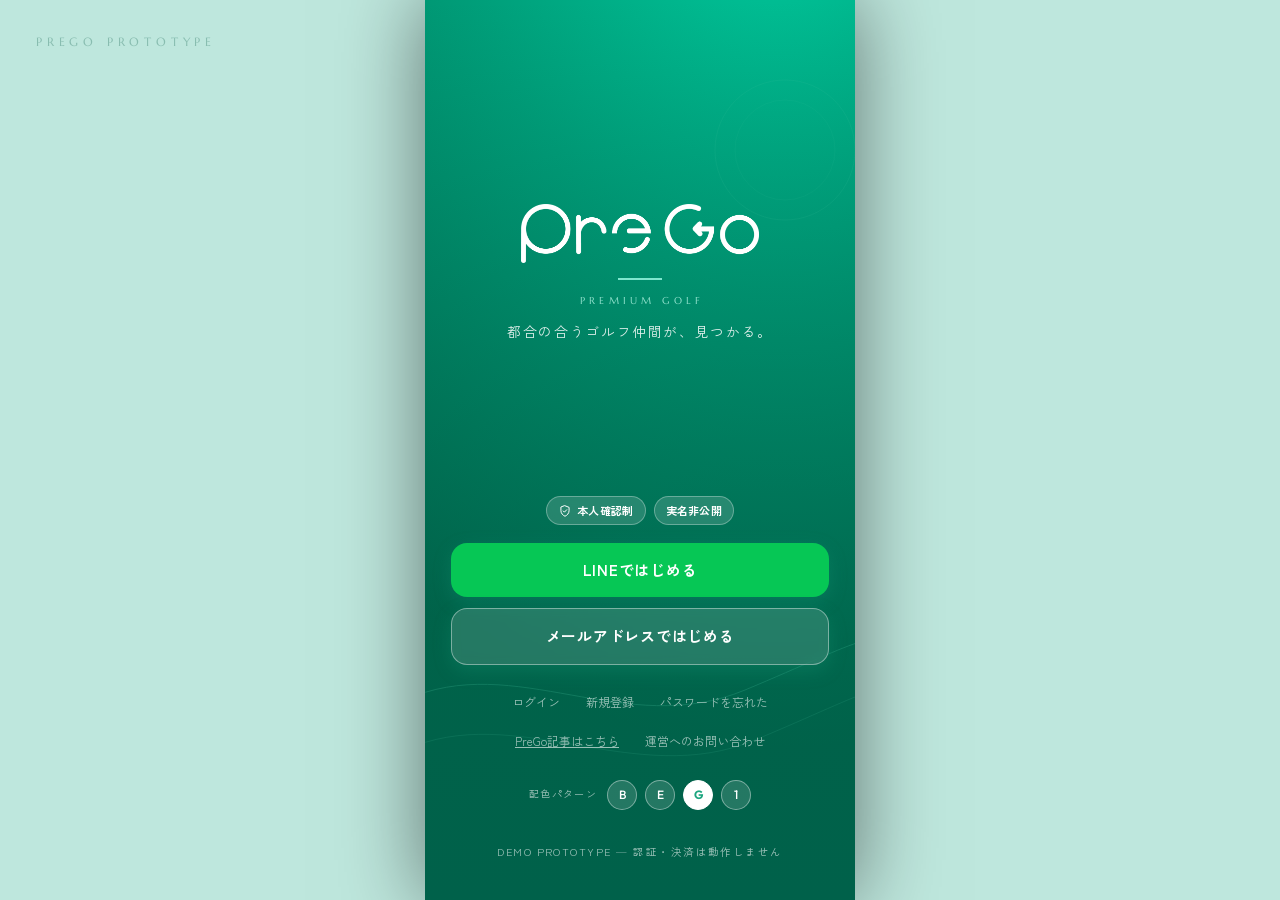
<file: app/index.html>
<!DOCTYPE html>
<html lang="ja">
<head>
<meta charset="UTF-8">
<meta name="viewport" content="width=device-width, initial-scale=1.0, viewport-fit=cover">
<meta name="robots" content="noindex, nofollow">
<meta name="theme-color" content="#0C4633">
<title>PreGo — デモプロトタイプ</title>
<link rel="preconnect" href="https://fonts.googleapis.com">
<link rel="preconnect" href="https://fonts.gstatic.com" crossorigin>
<link href="https://fonts.googleapis.com/css2?family=Marcellus&family=Outfit:wght@300;400;500&family=Zen+Kaku+Gothic+New:wght@400;500;700;900&display=swap" rel="stylesheet">
<link rel="stylesheet" href="style.css?v=86">
</head>
<body>
<div id="stage">
  <div id="app"></div>
  <div id="toast"></div>
  <div id="sheet-root"></div>
</div>
<script src="app.js?v=86"></script>
</body>
</html>
</file>
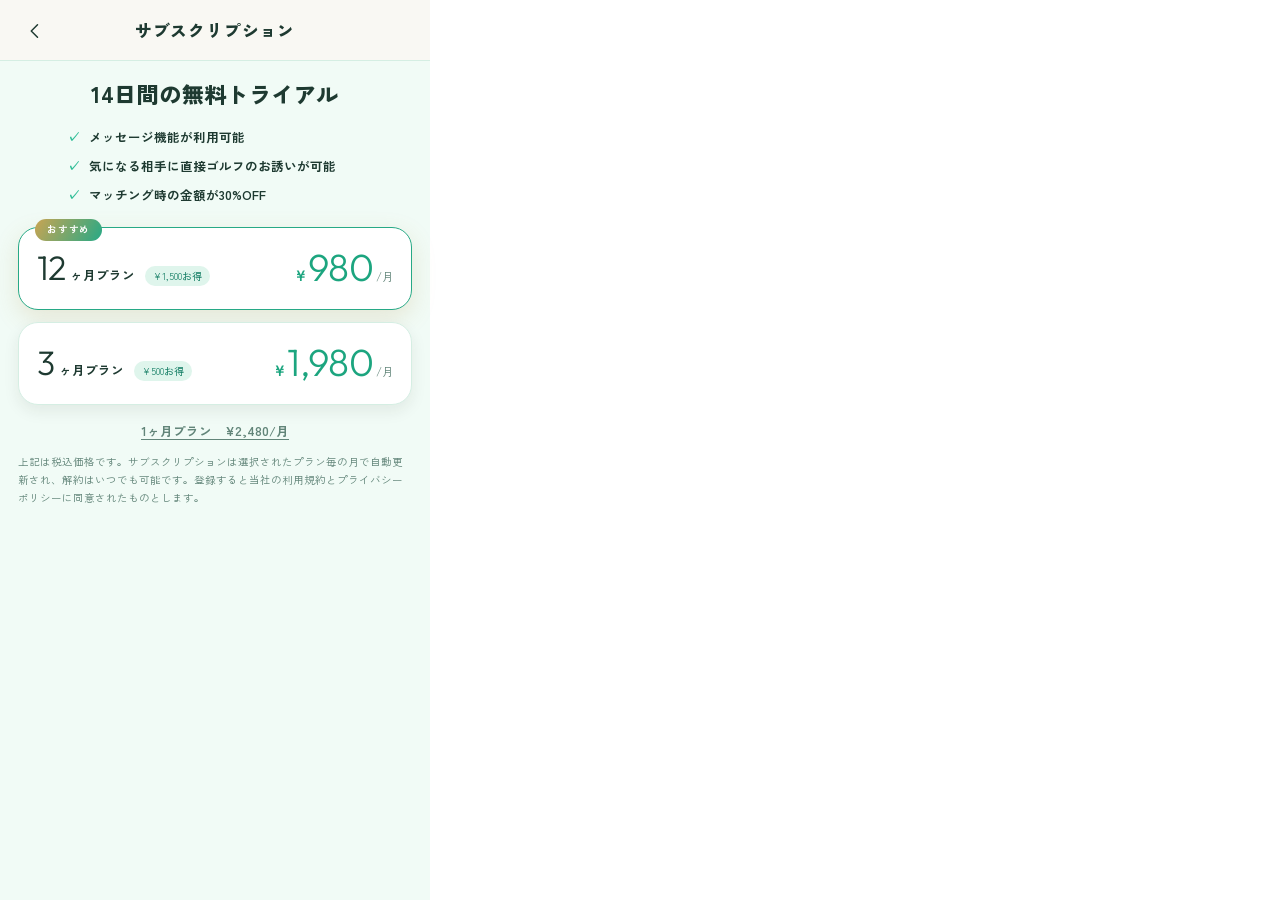
<file: app/_shot_sub.html>
<!DOCTYPE html><html lang="ja"><head><meta charset="utf-8">
<meta name="viewport" content="width=device-width,initial-scale=1">
<meta name="robots" content="noindex, nofollow">
<link href="https://fonts.googleapis.com/css2?family=Marcellus&family=Outfit:wght@300;400;500&family=Zen+Kaku+Gothic+New:wght@400;500;700;900&display=swap" rel="stylesheet">
<link rel="stylesheet" href="style.css?v=29">
<style>html,body{overflow-x:hidden;background:#fff}#stage{box-shadow:none;min-height:100vh;width:430px;max-width:430px;margin:0}</style>
</head><body class="theme-g"><div id="stage">
<header class="appbar"><button class="side back"><svg width="20" height="20" viewBox="0 0 24 24" fill="none" stroke="currentColor" stroke-width="1.8" stroke-linecap="round" stroke-linejoin="round"><path d="M15 4.5L7.5 12l7.5 7.5"/></svg></button><span class="ttl">サブスクリプション</span><span class="side"></span></header>
<div class="page wrap paywall" style="padding-top:8px">
  <div class="pw-h">14日間の無料トライアル</div>
  <ul class="pw-list">
    <li>メッセージ機能が利用可能</li>
    <li>気になる相手に直接ゴルフのお誘いが可能</li>
    <li>マッチング時の金額が30%OFF</li>
  </ul>
  <button class="plan2 reco">
    <span class="p2-badge">おすすめ</span>
    <span class="p2-l"><span class="n">12</span><span class="u">ヶ月プラン</span><span class="save">¥1,500お得</span></span>
    <span class="p2-r"><span class="yen">¥</span><span class="n">980</span><span class="u">/月</span></span>
  </button>
  <button class="plan2">
    <span class="p2-l"><span class="n">3</span><span class="u">ヶ月プラン</span><span class="save">¥500お得</span></span>
    <span class="p2-r"><span class="yen">¥</span><span class="n">1,980</span><span class="u">/月</span></span>
  </button>
  <button class="p2-min">1ヶ月プラン　¥2,480/月</button>
  <p class="muted" style="font-size:10.5px;margin-top:12px;line-height:1.7">上記は税込価格です。サブスクリプションは選択されたプラン毎の月で自動更新され、解約はいつでも可能です。登録すると当社の利用規約とプライバシーポリシーに同意されたものとします。</p>
</div>
</div></body></html>
</file>
<file: app/style.css>
/* ============================================================
   PreGo Demo Prototype — Design System
   fairway green × ivory × brass
   ============================================================ */
:root{
  --fairway:#0C4633;
  --fairway-deep:#082E21;
  --turf:#1B7A4E;
  --turf-soft:#E4F0E7;
  --ivory:#FAF8F2;
  --paper:#FFFFFF;
  --ink:#20281F;
  --ink-soft:#6B7568;
  --brass:#B08A3C;
  --brass-bright:#D9B96A;
  --brass-soft:#F4EBD8;
  --line:#E8E4D8;
  --danger:#B4543A;
  --danger-soft:#F6E8E2;
  --r:16px;
  --font-ui:'Zen Kaku Gothic New',-apple-system,sans-serif;
  --font-brand:'Marcellus',serif;
  --font-num:'Outfit','Zen Kaku Gothic New',sans-serif;
  --tab-h:76px;
  --ease:cubic-bezier(.2,.8,.3,1);
  --sh-card:0 6px 16px rgba(32,40,31,.08);
  --sh-float:0 12px 28px rgba(32,40,31,.18);
  --fairway-2:#0E5038;
  --brass-ink:#8A6B25;
  --pill-bg:rgba(8,46,33,.85);
  --canvas:#0A241A;
  --grad-brand:linear-gradient(135deg,#0C4633,#17603F);
  --grad-login:
    linear-gradient(180deg,rgba(8,46,33,.2) 0%,rgba(8,46,33,.82) 64%,#07281D 100%),
    radial-gradient(150% 95% at 82% -12%,#2E8B5E 0%,#14603F 48%,#0A3A28 100%);
  --on-brand:#FAF8F2;
  --on-brand-soft:rgba(250,248,242,.72);
  --on-brand-accent:#D9B96A;
  --day-bg:rgba(250,248,242,.09);
  --day-sel:#FAF8F2;
  --join-bg:#D9B96A; --join-ink:#082E21;
  --login-ink:#FAF8F2; --login-logo:#FFFFFF;
  --login-accent:#D9B96A; --login-cap:rgba(217,185,106,.85);
  --login-copy:rgba(250,248,242,.88); --login-soft:rgba(250,248,242,.6);
  --glass-bg:rgba(250,248,242,.13); --glass-bd:rgba(250,248,242,.4); --glass-ink:#FFFFFF;
  --chipg-bg:rgba(250,248,242,.14); --chipg-bd:rgba(250,248,242,.25); --chipg-ink:#FFFFFF;
  --tbtn-bg:rgba(250,248,242,.12); --tbtn-bd:rgba(250,248,242,.35); --tbtn-ink:#FFFFFF;
  --art-stroke:#D9B96A;
  --wm:rgba(250,248,242,.35);
}
/* ===== THEME B : Pastel Mint（#7ae0bd / #ade0b6 / #e4f8f3 / #bee7dd）===== */
body.theme-b{
  --fairway:#1CA57F; --fairway-2:#189672; --fairway-deep:#0E6B54;
  --turf:#2FBD97; --turf-soft:#DFF6EC;
  --ivory:#F1FBF6; --paper:#FFFFFF;
  --ink:#1E3A31; --ink-soft:#628579;
  --brass:#27A986; --brass-bright:#7AE0BD; --brass-soft:#DFF5EC; --brass-ink:#0E7A60;
  --line:#D5EEE3; --pill-bg:rgba(23,138,108,.9); --canvas:#BEE7DD;
  --grad-brand:linear-gradient(135deg,#8CE5C6,#ADE0B6);
  --on-brand:#0F4636;
  --on-brand-soft:rgba(15,70,54,.6);
  --on-brand-accent:#0E7A60;
  --day-bg:rgba(255,255,255,.55);
  --day-sel:#FFFFFF;
  --join-bg:#0E7A60; --join-ink:#FFFFFF;
  --grad-login:
    radial-gradient(130% 90% at 85% -10%,rgba(122,224,189,.6) 0%,rgba(122,224,189,0) 55%),
    linear-gradient(180deg,#F6FDFA 0%,#DDF6EB 48%,#AFE9D3 100%);
  --login-ink:#113C30; --login-logo:#0E5D49;
  --login-accent:#17A783; --login-cap:rgba(14,122,96,.75);
  --login-copy:rgba(17,60,48,.8); --login-soft:rgba(17,60,48,.5);
  --glass-bg:#FFFFFF; --glass-bd:#BFEBDB; --glass-ink:#0E5D49;
  --chipg-bg:rgba(255,255,255,.75); --chipg-bd:#BFEBDB; --chipg-ink:#0E5D49;
  --tbtn-bg:rgba(255,255,255,.7); --tbtn-bd:#A9E4D0; --tbtn-ink:#0E5D49;
  --art-stroke:#4FC7A4;
  --wm:rgba(14,93,73,.3);
  --tee-bg:linear-gradient(165deg,#9BE9CD 0%,#ADE0B6 100%);
  --myhead-bg:linear-gradient(180deg,#8FE6C8 0%,#BEE7DD 100%);
}
body.theme-b .tabbar{background:rgba(255,255,255,.9)}
body.theme-b .btn{box-shadow:0 6px 18px rgba(28,165,127,.25)}
/* ===== THEME E : エメラルド（#007658 / #d6e9e4 / #009395 / #003123・ビビッド）===== */
body.theme-e{
  --fairway:#007658; --fairway-2:#006A4F; --fairway-deep:#00553F;
  --turf:#009395; --turf-soft:#DCF0EC;
  --ivory:#F0F8F5; --paper:#FFFFFF;
  --ink:#0F2B24; --ink-soft:#5B7A72;
  --brass:#009395; --brass-bright:#33B3B5; --brass-soft:#DCEFF0; --brass-ink:#00696B;
  --line:#D2E7E1; --pill-bg:rgba(0,85,63,.9); --canvas:#003123;
  --grad-brand:linear-gradient(135deg,#007658,#009395);
  --on-brand:#FFFFFF;
  --on-brand-soft:rgba(255,255,255,.75);
  --on-brand-accent:#A6EFDC;
  --day-bg:rgba(255,255,255,.18);
  --day-sel:#FFFFFF;
  --join-bg:#FFFFFF; --join-ink:#007658;
  --grad-login:
    linear-gradient(180deg,rgba(0,60,45,0) 0%,rgba(0,70,52,.4) 68%,#00614A 100%),
    radial-gradient(150% 95% at 82% -12%,#00C79B 0%,#00A07B 46%,#007658 100%);
  --login-ink:#FFFFFF; --login-logo:#FFFFFF;
  --login-accent:#7FE6CE; --login-cap:rgba(166,239,220,.85);
  --login-copy:rgba(255,255,255,.88); --login-soft:rgba(255,255,255,.6);
  --glass-bg:rgba(255,255,255,.14); --glass-bd:rgba(255,255,255,.4); --glass-ink:#FFFFFF;
  --chipg-bg:rgba(255,255,255,.15); --chipg-bd:rgba(255,255,255,.3); --chipg-ink:#FFFFFF;
  --tbtn-bg:rgba(255,255,255,.14); --tbtn-bd:rgba(255,255,255,.4); --tbtn-ink:#FFFFFF;
  --art-stroke:#7FE6CE;
  --wm:rgba(255,255,255,.32);
}
body.theme-e .btn{box-shadow:0 6px 18px rgba(0,118,88,.3)}
/* ===== THEME G : ミント×エメラルド（B基調＋ログイン/マイページヘッダーはE）===== */
body.theme-g{
  --fairway:#1CA57F; --fairway-2:#189672; --fairway-deep:#0E6B54;
  --turf:#2FBD97; --turf-soft:#DFF6EC;
  --ivory:#F1FBF6; --paper:#FFFFFF;
  --ink:#1E3A31; --ink-soft:#628579;
  --brass:#27A986; --brass-bright:#7AE0BD; --brass-soft:#DFF5EC; --brass-ink:#0E7A60;
  --line:#D5EEE3; --pill-bg:rgba(23,138,108,.9); --canvas:#BEE7DD;
  --grad-brand:linear-gradient(135deg,#8CE5C6,#ADE0B6);
  --on-brand:#0F4636;
  --on-brand-soft:rgba(15,70,54,.6);
  --on-brand-accent:#0E7A60;
  --day-bg:rgba(255,255,255,.55);
  --day-sel:#FFFFFF;
  --join-bg:#0E7A60; --join-ink:#FFFFFF;
  --grad-login:
    radial-gradient(130% 90% at 85% -10%,rgba(122,224,189,.6) 0%,rgba(122,224,189,0) 55%),
    linear-gradient(180deg,#F6FDFA 0%,#DDF6EB 48%,#AFE9D3 100%);
  --login-ink:#113C30; --login-logo:#0E5D49;
  --login-accent:#17A783; --login-cap:rgba(14,122,96,.75);
  --login-copy:rgba(17,60,48,.8); --login-soft:rgba(17,60,48,.5);
  --glass-bg:#FFFFFF; --glass-bd:#BFEBDB; --glass-ink:#0E5D49;
  --chipg-bg:rgba(255,255,255,.75); --chipg-bd:#BFEBDB; --chipg-ink:#0E5D49;
  --tbtn-bg:rgba(255,255,255,.7); --tbtn-bd:#A9E4D0; --tbtn-ink:#0E5D49;
  --art-stroke:#4FC7A4;
  --wm:rgba(14,93,73,.3);
  --tee-bg:linear-gradient(165deg,#9BE9CD 0%,#ADE0B6 100%);
  --myhead-bg:linear-gradient(180deg,#8FE6C8 0%,#BEE7DD 100%);
}
body.theme-g{
  /* ↓ここからEを注入（ログイン画面まわり） */
  --grad-login:
    linear-gradient(180deg,rgba(0,60,45,0) 0%,rgba(0,70,52,.4) 68%,#00614A 100%),
    radial-gradient(150% 95% at 82% -12%,#00C79B 0%,#00A07B 46%,#007658 100%);
  --login-ink:#FFFFFF; --login-logo:#FFFFFF;
  --login-accent:#7FE6CE; --login-cap:rgba(166,239,220,.85);
  --login-copy:rgba(255,255,255,.88); --login-soft:rgba(255,255,255,.6);
  --glass-bg:rgba(255,255,255,.14); --glass-bd:rgba(255,255,255,.4); --glass-ink:#FFFFFF;
  --chipg-bg:rgba(255,255,255,.15); --chipg-bd:rgba(255,255,255,.3); --chipg-ink:#FFFFFF;
  --tbtn-bg:rgba(255,255,255,.14); --tbtn-bd:rgba(255,255,255,.4); --tbtn-ink:#FFFFFF;
  /* マイページヘッダーはEのエメラルド */
  --myhead-bg:linear-gradient(180deg,#007658 0%,#00654E 100%);
}
body.theme-g .my-head{--on-brand:#FFFFFF;--on-brand-soft:rgba(255,255,255,.75)}
body.theme-g .tabbar{background:rgba(255,255,255,.9)}
body.theme-g .btn{box-shadow:0 6px 18px rgba(28,165,127,.25)}
*{margin:0;padding:0;box-sizing:border-box;-webkit-tap-highlight-color:transparent}
html,body{height:100%;overscroll-behavior-x:none;-webkit-overflow-scrolling:touch}
body{
  font-family:var(--font-ui);color:var(--ink);line-height:1.65;
  background:var(--canvas);
  -webkit-font-smoothing:antialiased;
  transition:background .4s;
}
img{max-width:100%;display:block}
button{font:inherit;border:none;background:none;cursor:pointer;color:inherit}
a{color:inherit;text-decoration:none}

/* stage: phone column on desktop */
#stage{
  max-width:430px;margin:0 auto;min-height:100dvh;position:relative;
  background:var(--ivory);
  box-shadow:0 0 80px rgba(0,0,0,.5);
}
@media(min-width:500px){
  body::before{
    content:"PREGO PROTOTYPE";position:fixed;top:32px;left:36px;
    font-family:var(--font-brand);letter-spacing:.4em;font-size:12px;color:var(--wm);
  }
}
#app{min-height:100dvh;display:flex;flex-direction:column}

/* ---------- app bar ---------- */
.appbar{
  position:sticky;top:0;z-index:40;
  display:flex;align-items:center;gap:10px;
  padding:14px 18px 12px;
  background:rgba(250,248,242,.92);backdrop-filter:blur(10px);
  border-bottom:1px solid var(--line);
}
.appbar .brand{font-family:var(--font-brand);font-size:21px;letter-spacing:.18em;color:var(--fairway)}
.brand-logo{
  display:block;width:96px;height:24px;background:var(--fairway);
  -webkit-mask:url(img/logo.png) center/contain no-repeat;
  mask:url(img/logo.png) center/contain no-repeat;
}
.appbar .ttl{font-weight:900;font-size:16.5px;letter-spacing:.05em;flex:1;text-align:center}
.appbar .side{width:34px;height:34px;display:flex;align-items:center;justify-content:center;flex:none}
.appbar .back{color:var(--ink);border-radius:50%}
.appbar .back:active{background:var(--line)}
.appbar .bell{position:relative;color:var(--ink-soft)}
.appbar .bell .dot{position:absolute;top:5px;right:5px;width:7px;height:7px;border-radius:50%;background:var(--danger);border:1.5px solid var(--ivory)}
.appbar.green{background:transparent;border-bottom:none;color:var(--on-brand)}
.appbar.green .ttl{color:var(--on-brand)}
.appbar.green .back,.appbar.green .bell{color:var(--on-brand)}
.appbar .spacer{flex:1}

/* ---------- tab bar ---------- */
.tabbar{
  position:fixed;bottom:0;left:50%;transform:translateX(-50%);
  width:100%;max-width:430px;z-index:50;
  display:flex;justify-content:space-around;align-items:flex-start;
  padding:8px 6px calc(12px + env(safe-area-inset-bottom));
  background:rgba(255,255,255,.94);backdrop-filter:blur(12px);
  border-top:1px solid var(--line);
}
.tb{
  display:flex;flex-direction:column;align-items:center;gap:3px;
  font-size:9.5px;letter-spacing:.04em;color:var(--ink-soft);
  min-width:56px;padding:5px 8px;border-radius:12px;position:relative;
}
.tb svg{width:22px;height:22px}
.tb.on{color:var(--fairway);font-weight:700}
.tb .nd{position:absolute;top:2px;right:12px;width:7px;height:7px;border-radius:50%;background:var(--danger)}
.page{flex:1;padding-bottom:calc(var(--tab-h) + 24px)}
.page.nofoot{padding-bottom:32px}

/* ---------- common ---------- */
.wrap{padding:0 18px}
.sec{margin-top:20px}
.sec-h{
  display:flex;align-items:baseline;gap:8px;margin-bottom:10px;
}
.sec-h .t{font-weight:900;font-size:15px;letter-spacing:.04em}
.sec-h .s{font-size:11px;color:var(--ink-soft)}
.sec-h .more{margin-left:auto;font-size:11.5px;color:var(--turf);font-weight:700}
.card{
  background:var(--paper);border:1px solid var(--line);border-radius:16px;
  box-shadow:var(--sh-card);
}
.chip{
  display:inline-flex;align-items:center;gap:5px;
  font-size:11px;font-weight:700;letter-spacing:.03em;
  background:var(--turf-soft);color:var(--fairway);
  border-radius:99px;padding:4px 11px;white-space:nowrap;
}
.chip.brass{background:var(--brass-soft);color:var(--brass-ink)}
.chip.line{background:var(--paper);border:1px solid var(--line);color:var(--ink-soft);font-weight:500}
.chip.ok{background:var(--turf-soft);color:var(--fairway)}
.chip.ng{background:var(--danger-soft);color:var(--danger)}
.btn{
  display:flex;align-items:center;justify-content:center;gap:8px;
  background:var(--fairway);color:#fff;
  border-radius:16px;padding:15px;width:100%;
  font-weight:700;font-size:15px;letter-spacing:.05em;
  box-shadow:0 6px 18px rgba(12,70,51,.28);
  transition:transform .15s var(--ease);
}
.btn:active{transform:scale(.98)}
.btn.ghost{background:transparent;color:var(--fairway);border:1.5px solid var(--fairway);box-shadow:none}
.btn.brass{background:linear-gradient(120deg,#C9A452,var(--brass));box-shadow:0 6px 18px rgba(176,138,60,.3)}
.btn.sm{padding:10px 16px;font-size:12.5px;width:auto;border-radius:12px;box-shadow:none}
.btn.line-btn{background:#06C755;box-shadow:0 6px 18px rgba(6,199,85,.25)}
.btn:disabled{opacity:.4;box-shadow:none}
.av{border-radius:50%;object-fit:cover;flex:none;background:var(--line)}
.ring{padding:2px;border-radius:50%;flex:none;display:block}
.input,select.input,textarea.input{
  width:100%;background:var(--paper);border:1.5px solid var(--line);
  border-radius:12px;padding:13px 14px;font:inherit;font-size:14px;color:var(--ink);
}
.input:focus{outline:none;border-color:var(--turf)}
.label{font-size:11px;font-weight:700;letter-spacing:.14em;color:var(--brass);margin:16px 0 7px}
.hr{height:1px;background:var(--line);margin:16px 0}
.muted{color:var(--ink-soft);font-size:12px}
.empty{
  text-align:center;color:var(--ink-soft);font-size:13px;padding:44px 20px;
}
.empty .big{font-size:34px;margin-bottom:8px;font-family:var(--font-brand);color:var(--line)}

/* tier */
.tier-badge{
  display:inline-flex;align-items:center;gap:5px;
  font-size:9.5px;font-weight:900;letter-spacing:.18em;
  padding:3px 10px;border-radius:99px;color:#fff;
}
.tier-dot{width:8px;height:8px;border-radius:50%;flex:none}

/* ---------- toast / sheet ---------- */
#toast{
  position:fixed;left:50%;bottom:calc(var(--tab-h) + 28px);transform:translateX(-50%) translateY(20px);
  background:var(--ink);color:var(--ivory);font-size:13px;font-weight:700;
  padding:12px 22px;border-radius:99px;opacity:0;pointer-events:none;
  transition:all .25s var(--ease);z-index:100;white-space:nowrap;box-shadow:var(--sh-float);
  max-width:90%;
}
#toast.show{opacity:1;transform:translateX(-50%) translateY(0)}
.sheet-bg{
  position:fixed;inset:0;background:rgba(8,46,33,.45);backdrop-filter:blur(3px);
  z-index:80;display:flex;align-items:flex-end;justify-content:center;
  animation:fadeIn .2s;
}
@keyframes fadeIn{from{opacity:0}to{opacity:1}}
.sheet{
  width:100%;max-width:430px;background:var(--ivory);
  border-radius:20px 24px 0 0;padding:10px 20px 34px;
  animation:up .25s cubic-bezier(.2,.9,.3,1);max-height:86dvh;overflow-y:auto;
}
@keyframes up{from{transform:translateY(60px);opacity:.4}to{transform:translateY(0);opacity:1}}
.sheet .grab{width:40px;height:4px;border-radius:99px;background:var(--line);margin:6px auto 14px}
.sheet h3{font-size:17px;font-weight:900;letter-spacing:.03em;margin-bottom:6px}

/* ---------- login ---------- */
.login{
  min-height:100dvh;display:flex;flex-direction:column;justify-content:flex-end;
  padding:0 26px 40px;position:relative;color:var(--login-ink);
  background:var(--grad-login);
}
.theme-row{
  display:flex;align-items:center;justify-content:center;gap:8px;
  margin-top:18px;animation:fadeUp .7s 1.1s both;position:relative;
}
.theme-row .lbl2{font-size:10px;letter-spacing:.14em;color:var(--login-soft);margin-right:2px;white-space:nowrap}
.theme-row .tbtn{
  width:30px;height:30px;border-radius:50%;font-family:var(--font-num);font-weight:500;font-size:12px;flex:none;
  background:var(--tbtn-bg);border:1px solid var(--tbtn-bd);color:var(--tbtn-ink);
  display:flex;align-items:center;justify-content:center;transition:all .15s var(--ease);
}
.theme-row .tbtn.on{background:#fff;color:var(--fairway);border-color:#fff;font-weight:700}
.login .art{position:absolute;inset:0;opacity:.22;pointer-events:none}
.login .brandmark{margin:auto 0;text-align:center;position:relative;padding-top:40px}
.login .morph{position:relative;height:78px;display:flex;align-items:center;justify-content:center}
.login .morph .premium{
  position:absolute;font-family:var(--font-brand);font-size:19px;letter-spacing:.5em;color:var(--login-accent);
  padding-left:.5em;white-space:nowrap;
  animation:pgIn 1.15s .2s both, pgOut .55s 2.1s both;
}
.login .logo{
  position:absolute;width:238px;height:59px;
  background:var(--login-logo);
  -webkit-mask:url(img/logo.png) center/contain no-repeat;
  mask:url(img/logo.png) center/contain no-repeat;
  animation:logoIn .8s 2.35s cubic-bezier(.2,.8,.3,1) both;
}
@keyframes pgIn{from{opacity:0;letter-spacing:.12em;filter:blur(8px)}to{opacity:1;letter-spacing:.5em;filter:blur(0)}}
@keyframes pgOut{to{opacity:0;transform:translateY(-16px) scale(.92);filter:blur(5px)}}
@keyframes logoIn{from{opacity:0;transform:scale(.82);filter:blur(10px)}to{opacity:1;transform:scale(1);filter:blur(0)}}
.login .under{width:44px;height:2px;background:var(--login-accent);margin:6px auto 14px;animation:underIn .5s 2.9s both}
@keyframes underIn{from{transform:scaleX(0)}to{transform:scaleX(1)}}
.login .pg-cap{
  font-family:var(--font-brand);font-size:9.5px;letter-spacing:.44em;color:var(--login-cap);
  padding-left:.44em;margin-bottom:10px;animation:fadeUp .6s 3.15s both;
}
.login .copy{font-size:13.5px;letter-spacing:.12em;color:var(--login-copy);animation:fadeUp .6s 3.3s both}
@keyframes fadeUp{from{opacity:0;transform:translateY(10px)}to{opacity:1;transform:none}}
.login .proof{animation:fadeUp .7s .6s both}
.login .actions{animation:fadeUp .8s .9s both}
.login .proof{display:flex;justify-content:center;gap:8px;margin-bottom:18px;position:relative}
.login .proof .chip{background:var(--chipg-bg);color:var(--chipg-ink);border:1px solid var(--chipg-bd);backdrop-filter:blur(4px)}
.login .actions{display:flex;flex-direction:column;gap:11px;position:relative}
.login .sub{display:flex;justify-content:center;gap:26px;margin-top:16px;font-size:12px;color:var(--login-soft)}
.login .demo-note{
  margin-top:22px;text-align:center;font-size:10.5px;letter-spacing:.14em;color:var(--login-soft);
}
.btn.glass{background:var(--glass-bg);border:1px solid var(--glass-bd);backdrop-filter:blur(4px);box-shadow:none;color:var(--glass-ink)}

/* demo role sheet */
.role-pick{display:flex;gap:12px;margin-top:14px}
.role-pick .rp{
  flex:1;text-align:center;background:var(--paper);border:1.5px solid var(--line);
  border-radius:16px;padding:18px 10px 14px;
}
.role-pick .rp:active{border-color:var(--turf)}
.role-pick img{width:64px;height:64px;border-radius:50%;margin:0 auto 8px;object-fit:cover}
.role-pick .nm{font-weight:900;font-size:14px}
.role-pick .rl{font-size:10.5px;color:var(--ink-soft)}

/* ---------- signup ---------- */
.steps{display:flex;gap:6px;margin:18px 0 6px}
.steps i{flex:1;height:3px;border-radius:99px;background:var(--line)}
.steps i.on{background:var(--turf)}
.opt-grid{display:flex;flex-wrap:wrap;gap:8px}
.opt{
  border:1.5px solid var(--line);background:var(--paper);border-radius:99px;
  padding:9px 16px;font-size:13px;font-weight:500;
}
.opt.on{border-color:var(--fairway);background:var(--turf-soft);color:var(--fairway);font-weight:700}

/* ---------- home ---------- */
.notice{
  margin:14px 18px 0;display:flex;align-items:center;gap:10px;
  background:var(--grad-brand);color:var(--on-brand);
  border-radius:16px;padding:11px 14px;font-size:12px;font-weight:700;
}
.notice .ic{color:var(--on-brand-accent);flex:none}
.notice .x{margin-left:auto;color:rgba(250,248,242,.6)}
.notice .go{margin-left:auto;white-space:nowrap;font-weight:900;flex:none}
.notice.warn{background:var(--brass-soft);color:var(--brass-ink);border:1px solid rgba(176,138,60,.25)}
.notice.warn .ic{color:var(--brass-ink)}
.notice.warn .go{color:var(--brass-ink)}
.filters{
  display:flex;gap:8px;overflow-x:auto;padding:14px 18px 4px;scrollbar-width:none;
}
.filters::-webkit-scrollbar{display:none}
.grid{
  display:grid;grid-template-columns:1fr 1fr;gap:12px;padding:12px 18px 0;
}
.pcard{
  position:relative;border-radius:20px;overflow:hidden;background:var(--paper);
  border:1px solid var(--line);box-shadow:var(--sh-card);
}
.pcard .ph{position:relative;aspect-ratio:1/1.06;overflow:hidden}
.pcard .ph img{width:100%;height:100%;object-fit:cover}
.pcard .ph::after{content:"";position:absolute;inset:0;background:linear-gradient(180deg,transparent 55%,rgba(8,30,20,.55) 100%)}
.pcard .like{
  position:absolute;top:9px;right:9px;z-index:2;width:32px;height:32px;border-radius:50%;
  background:rgba(8,46,33,.35);backdrop-filter:blur(4px);
  display:flex;align-items:center;justify-content:center;color:#fff;
}
.pcard .like.on{color:#FF7A93;background:rgba(255,255,255,.9)}
.pcard .rep{position:absolute;top:9px;left:9px;z-index:2}
.pcard .id{
  position:absolute;left:12px;bottom:9px;z-index:2;color:#fff;line-height:1.3;
}
.pcard .id .nm{font-weight:900;font-size:14.5px;display:flex;align-items:center;gap:5px}
.pcard .id .ag{font-weight:500;font-size:11px;opacity:.9}
.pcard .stats{
  display:flex;justify-content:space-between;align-items:center;
  padding:9px 12px 10px;
}
.pcard .stats .st{font-size:10px;color:var(--ink-soft);letter-spacing:.06em}
.pcard .stats .st b{font-family:var(--font-num);font-size:15px;color:var(--fairway);margin-left:4px;letter-spacing:.02em}

/* ---------- tee sheet ---------- */
.tee-head{
  background:var(--tee-bg,var(--fairway));color:var(--on-brand);padding:4px 18px 0;
}
.tee-head .row1{display:flex;justify-content:space-between;align-items:center;padding-top:8px}
.tee-head .big{font-weight:900;font-size:18px;letter-spacing:.06em}
.tee-head .mon{font-family:var(--font-brand);font-size:11.5px;letter-spacing:.3em;color:var(--on-brand-accent)}
.strip{display:flex;gap:8px;margin:14px -18px 0;padding:0 18px 16px;overflow-x:auto;scrollbar-width:none}
.strip::-webkit-scrollbar{display:none}
.day{
  flex:none;width:54px;text-align:center;border-radius:16px;padding:9px 0 7px;
  background:var(--day-bg);
}
.day .dw{font-size:9px;letter-spacing:.12em;color:var(--on-brand-soft)}
.day .dn{font-family:var(--font-num);font-size:20px;line-height:1.3}
.day .dot{width:5px;height:5px;border-radius:50%;background:var(--brass-bright);margin:3px auto 0;opacity:0}
.day.has .dot{opacity:1}
.day.sel{background:var(--day-sel)}
.day.sel .dw{color:var(--fairway);font-weight:700}
.day.sel .dn{color:var(--fairway)}
.day.sel .dot{background:var(--brass)}
.tee-body{padding:16px 18px 0;display:flex;flex-direction:column;gap:12px}
.date-lbl{display:flex;align-items:baseline;gap:10px;margin:0 2px}
.date-lbl .d{font-family:var(--font-num);font-size:21px;color:var(--fairway)}
.date-lbl .t{font-size:11.5px;color:var(--ink-soft)}
.mcard{padding:13px 15px;display:flex;align-items:center;gap:12px}
.mcard .info{flex:1;min-width:0}
.mcard .nm{font-weight:700;font-size:14.5px;display:flex;align-items:center;gap:7px;white-space:nowrap}
.mcard .nm .ag{font-weight:500;color:var(--ink-soft);font-size:11.5px}
.mcard .st{display:flex;gap:10px;font-size:10.5px;color:var(--ink-soft);margin-top:2px;white-space:nowrap}
.mcard .st b{font-family:var(--font-num);color:var(--ink);font-size:12.5px}
.mcard .arw{color:var(--fairway)}
.compe{
  background:var(--grad-brand);color:var(--on-brand);
  border-radius:20px;padding:16px;position:relative;overflow:hidden;display:block;
}
.compe::before{content:"";position:absolute;right:-30px;top:-30px;width:120px;height:120px;border:1.5px solid rgba(217,185,106,.35);border-radius:50%}
.compe::after{content:"";position:absolute;right:0,top:0;width:110px;height:110px;border:1px solid rgba(217,185,106,.18);border-radius:50%}
.compe .lb{font-family:var(--font-brand);font-size:10px;letter-spacing:.34em;color:var(--on-brand-accent);margin-bottom:6px}
.compe h4{font-size:15.5px;font-weight:900;letter-spacing:.02em}
.compe .mt{font-size:11.5px;color:var(--on-brand-soft);margin-top:3px}
.compe .ft{display:flex;justify-content:space-between;align-items:center;margin-top:13px}
.compe .avs{display:flex}
.compe .avs img{width:28px;height:28px;border-radius:50%;border:2px solid var(--fairway);margin-left:-8px;object-fit:cover}
.compe .avs img:first-child{margin-left:0}
.compe .join{background:var(--join-bg);color:var(--join-ink);font-weight:900;font-size:11.5px;padding:7px 15px;border-radius:99px;letter-spacing:.05em}

/* near-miss */
.miss-badges{display:flex;gap:6px;margin-top:4px;flex-wrap:wrap}
.bridge{
  margin-top:11px;background:var(--ivory);border:1px dashed #D8CFB8;
  border-radius:12px;padding:10px 13px;font-size:12px;line-height:1.6;
}
.bridge .lb{font-size:9.5px;letter-spacing:.18em;color:var(--brass);font-weight:700;display:block;margin-bottom:2px}
.bridge b{color:var(--fairway)}

/* ---------- profile ---------- */
.prof-hero{position:relative;height:340px;overflow:hidden;background:var(--fairway-deep)}
.hero-track{display:flex;height:100%;overflow-x:auto;scroll-snap-type:x mandatory;scrollbar-width:none}
.hero-track::-webkit-scrollbar{display:none}
.hero-slide{flex:none;width:100%;height:100%;scroll-snap-align:start;overflow:hidden}
.hero-slide img{width:100%;height:100%;object-fit:cover}
.hero-slide img.kb{animation:kb 16s ease-in-out infinite alternate}
@keyframes kb{from{transform:scale(1)}to{transform:scale(1.09)}}
.hero-shade{position:absolute;inset:0;pointer-events:none;background:linear-gradient(180deg,rgba(8,30,20,.25) 0%,transparent 30%,transparent 55%,rgba(8,30,20,.78) 100%)}
.pcount{
  position:absolute;top:60px;right:14px;z-index:3;pointer-events:none;
  font-family:var(--font-brand);font-size:11px;letter-spacing:.14em;color:#fff;
  background:rgba(8,46,33,.4);backdrop-filter:blur(6px);border-radius:99px;padding:4px 12px;
}
.hero-dots{position:absolute;left:50%;transform:translateX(-50%);bottom:92px;display:flex;gap:6px;z-index:3;pointer-events:none}
.hero-dots i{width:6px;height:6px;border-radius:99px;background:rgba(255,255,255,.45);transition:all .25s}
.hero-dots i.on{background:#fff;width:18px}
.prof-hero .topbar{
  position:absolute;top:0;left:0;right:0;z-index:3;display:flex;justify-content:space-between;
  padding:14px 14px 0;
}
.prof-hero .cbtn{
  width:34px;height:34px;border-radius:50%;background:rgba(8,46,33,.4);backdrop-filter:blur(6px);
  display:flex;align-items:center;justify-content:center;color:#fff;
}
.prof-hero .idbox{position:absolute;left:18px;right:18px;bottom:14px;z-index:3;color:#fff}
.prof-hero .nm{font-size:23px;font-weight:900;display:flex;align-items:center;gap:9px}
.prof-hero .nm .ag{font-size:14px;font-weight:500;opacity:.9}
.prof-hero .bd{display:flex;gap:6px;margin-top:6px;flex-wrap:wrap}
.prof-body{padding:16px 18px 0;display:flex;flex-direction:column;gap:14px}
.scorecard{
  display:grid;grid-template-columns:repeat(3,1fr);
  background:var(--paper);border:1px solid var(--line);border-radius:16px;overflow:hidden;text-align:center;
}
.scorecard .c{padding:13px 4px 11px;border-right:1px dashed var(--line)}
.scorecard .c:last-child{border-right:none}
.scorecard .v{font-family:var(--font-num);font-size:22px;color:var(--fairway);line-height:1.2}
.scorecard .k{font-size:9px;letter-spacing:.16em;color:var(--ink-soft);margin-top:2px}
.rev-line{display:flex;align-items:center;gap:8px;font-size:12px;color:var(--ink-soft)}
.rev-line .stars{color:var(--brass);letter-spacing:2px;font-size:13px}
.rev-line b{color:var(--ink);font-family:var(--font-num);font-size:14px}
.psec .h{font-size:10.5px;letter-spacing:.2em;color:var(--brass);font-weight:700;margin-bottom:7px}
.psec .chips{display:flex;flex-wrap:wrap;gap:6px}
.psec .txt{font-size:13px;line-height:1.8}
.dchips{display:flex;gap:7px;flex-wrap:wrap}
.dchip{border:1px solid var(--line);background:var(--paper);border-radius:12px;padding:6px 11px;text-align:center;min-width:52px}
.dchip .d{font-family:var(--font-num);font-size:14.5px;color:var(--fairway);line-height:1.25}
.dchip .w{font-size:8.5px;color:var(--ink-soft);letter-spacing:.08em}
.dchip.hot{border-color:var(--brass);background:var(--brass-soft)}
.spec{display:grid;grid-template-columns:1fr 1fr;gap:8px 14px;font-size:12.5px}
.spec .row{display:flex;justify-content:space-between;border-bottom:1px dashed var(--line);padding:7px 2px}
.spec .k{color:var(--ink-soft);font-size:11.5px;white-space:nowrap;margin-right:10px}
.spec .v{font-weight:700}
.prof-cta{
  position:sticky;bottom:0;z-index:30;display:flex;gap:10px;align-items:center;
  padding:12px 18px calc(16px + env(safe-area-inset-bottom));
  background:linear-gradient(180deg,rgba(250,248,242,0),var(--ivory) 34%);
}
.prof-cta .btn{flex:1}
.prof-cta .sq{
  width:52px;height:52px;flex:none;border-radius:16px;border:1.5px solid var(--fairway);
  color:var(--fairway);display:flex;align-items:center;justify-content:center;background:var(--paper);
}

/* ---------- offer flow ---------- */
.oflow{padding:18px;display:flex;flex-direction:column;gap:14px}
.osel{display:flex;gap:8px;flex-wrap:wrap}
.price-box{
  background:var(--paper);border:1.5px solid var(--brass);border-radius:16px;padding:16px;
  margin-top:16px;
}
.oflow .price-box{margin-top:0}
.price-box .row{display:flex;justify-content:space-between;font-size:13px;padding:5px 0}
.price-box .row.total{border-top:1px dashed var(--line);margin-top:8px;padding-top:12px;font-weight:900;font-size:15px}
.price-box .row .money{font-family:var(--font-num);font-size:16px}
.ok-hero{
  text-align:center;padding:60px 24px 30px;
}
.ok-hero .mark{
  width:84px;height:84px;border-radius:50%;margin:0 auto 18px;
  background:var(--turf-soft);display:flex;align-items:center;justify-content:center;color:var(--turf);
}
.ok-hero h2{font-size:20px;font-weight:900;letter-spacing:.04em}
.ok-hero p{font-size:13px;color:var(--ink-soft);margin-top:8px}

/* ---------- messages ---------- */
.thread{display:flex;gap:12px;align-items:center;padding:13px 18px;border-bottom:1px solid var(--line);background:var(--ivory)}
.thread .info{flex:1;min-width:0}
.thread .nm{font-weight:700;font-size:14px;display:flex;gap:8px;align-items:center}
.thread .tm{margin-left:auto;font-size:10px;color:var(--ink-soft);font-weight:400}
.thread .pv{font-size:12px;color:var(--ink-soft);white-space:nowrap;overflow:hidden;text-overflow:ellipsis;margin-top:1px}
.thread .nd{width:9px;height:9px;border-radius:50%;background:var(--danger);flex:none}
.chat{flex:1;display:flex;flex-direction:column;gap:10px;padding:18px 16px}
.mrow{display:flex;align-items:flex-end;gap:6px}
.mrow.me{justify-content:flex-end}
.mmeta{font-size:9px;color:var(--ink-soft);text-align:right;line-height:1.6;flex:none;padding-bottom:2px}
.msg{max-width:76%;padding:10px 14px;border-radius:16px;font-size:13.5px;line-height:1.6}
.msg.them{align-self:flex-start;background:var(--paper);border:1px solid var(--line);border-bottom-left-radius:5px}
.msg.me{align-self:flex-end;background:var(--fairway);color:#fff;border-bottom-right-radius:5px}
.msg .tm{display:block;font-size:9px;opacity:.55;margin-top:3px;text-align:right}
.fixbar{
  position:sticky;top:59px;z-index:30;
  display:flex;align-items:center;gap:10px;
  margin:10px 14px 0;padding:11px 13px;
  background:var(--paper);border:1.5px dashed var(--brass);border-radius:16px;
  font-size:12px;line-height:1.5;animation:cardIn .4s both;
}
.fixbar small{display:block;font-size:10px;color:var(--ink-soft)}
.fixbar .ic{color:var(--brass);flex:none;width:20px;height:20px}
.fixbar .btn.sm{flex:none}
.fixbar.done{border-style:solid;border-color:var(--turf);background:var(--turf-soft)}
.fixbar.done .ic{color:var(--fairway)}
.msg.sys{
  align-self:center;background:var(--turf-soft);color:var(--fairway);
  font-size:11.5px;font-weight:700;border-radius:99px;padding:7px 16px;
}
.chatbar{
  position:sticky;bottom:0;display:flex;gap:9px;padding:10px 14px calc(14px + env(safe-area-inset-bottom));
  background:var(--ivory);border-top:1px solid var(--line);
}
.chatbar input{flex:1}
.chatbar .send{
  width:46px;height:46px;border-radius:50%;background:var(--fairway);color:#fff;
  display:flex;align-items:center;justify-content:center;flex:none;
}

/* ---------- feed ---------- */
.post{margin:14px 18px 0;overflow:hidden}
.post .ph-head{display:flex;align-items:center;gap:10px;padding:12px 14px}
.post .nm{font-weight:700;font-size:13px}
.post .sub{font-size:10px;color:var(--ink-soft)}
.post .visual{
  position:relative;aspect-ratio:16/10;
  display:flex;align-items:flex-end;padding:14px;
  color:#FAF8F2;overflow:hidden;
}
.post .visual .vimg{
  position:absolute;inset:0;width:100%;height:100%;object-fit:cover;
}
.post .visual::after{
  content:"";position:absolute;inset:0;
  background:linear-gradient(180deg,rgba(8,30,20,.25) 0%,rgba(8,30,20,0) 45%,rgba(8,30,20,.5) 100%);
}
.post .visual .course-tag{position:relative;z-index:2}
.post .visual .score-strip{z-index:2}
.post .visual .course-tag{
  display:inline-flex;align-items:center;gap:5px;font-size:10.5px;font-weight:700;
  background:rgba(8,46,33,.5);backdrop-filter:blur(4px);border-radius:99px;padding:5px 11px;
}
.post .score-strip{
  position:absolute;top:14px;right:14px;text-align:right;
}
.post .score-strip .s{font-family:var(--font-num);font-weight:300;font-size:40px;line-height:1;text-shadow:0 2px 14px rgba(0,0,0,.3)}
.post .score-strip .k{font-size:8.5px;letter-spacing:.24em;opacity:.85}
.post .acts{display:flex;align-items:center;gap:16px;padding:10px 14px}
.post .acts .a{display:flex;align-items:center;gap:5px;font-size:12px;color:var(--ink-soft);font-weight:700}
.post .acts .a.on{color:#E0566F}
.post .cap{padding:0 14px 13px;font-size:12.5px}
.fab{
  position:fixed;right:calc(50% - 215px + 16px);bottom:calc(var(--tab-h) + 18px);z-index:45;
  display:flex;align-items:center;gap:7px;
  background:var(--fairway);color:#fff;border-radius:99px;padding:13px 20px;
  font-weight:900;font-size:13px;box-shadow:0 8px 22px rgba(12,70,51,.3);
}
@media(max-width:500px){.fab{right:16px}}

/* ---------- mypage ---------- */
.my-head{
  background:var(--myhead-bg,linear-gradient(180deg,var(--fairway) 0%,var(--fairway-2) 100%));
  color:var(--on-brand);padding:22px 18px 22px;text-align:center;position:relative;
}
.my-head .avatar-ring{
  width:96px;height:96px;margin:0 auto;border-radius:50%;padding:3px;
}
.my-head img{width:100%;height:100%;border-radius:50%;object-fit:cover;border:3px solid var(--fairway)}
.my-head .nm{font-size:19px;font-weight:900;margin-top:10px;display:inline-flex;align-items:center;gap:8px}
.my-head .meta{display:flex;justify-content:center;gap:20px;margin-top:12px}
.my-head .meta .m{text-align:center}
.my-head .meta .v{font-family:var(--font-num);font-size:19px;color:var(--on-brand)}
.my-head .meta .k{font-size:9px;letter-spacing:.16em;color:var(--on-brand-soft)}
.menu{
  display:grid;grid-template-columns:repeat(3,1fr);gap:10px;padding:16px 18px 0;
}
.mi{
  background:var(--paper);border:1px solid var(--line);border-radius:16px;
  padding:14px 6px 12px;text-align:center;font-size:11px;font-weight:700;color:var(--ink);
}
.mi svg{width:23px;height:23px;margin:0 auto 6px;color:var(--fairway);display:block}
.mi{position:relative}
.mi .bd{position:absolute;top:7px;right:9px;min-width:19px;height:19px;display:flex;align-items:center;justify-content:center;font-size:10.5px;font-weight:700;font-family:var(--font-num);background:#C96A4A;color:#fff;border-radius:99px;padding:0 5px;box-shadow:0 2px 6px rgba(201,106,74,.35)}
.next-tier{
  margin:16px 18px 0;padding:14px 16px;border-radius:16px;
  background:linear-gradient(120deg,#14130E,#2A2417);color:#F4EBD8;
  display:flex;align-items:center;gap:13px;
}
.next-tier .ic{flex:none;color:var(--brass-bright)}
.next-tier .t{font-size:12.5px;font-weight:700;line-height:1.55}
.next-tier .t b{color:var(--brass-bright)}
.bar{height:5px;border-radius:99px;background:rgba(250,248,242,.15);margin-top:7px;overflow:hidden}
.bar i{display:block;height:100%;border-radius:99px;background:linear-gradient(90deg,#D9B96A,#B08A3C)}

/* coins / points */
.balance{
  margin:16px 18px 0;border-radius:20px;overflow:hidden;
  background:var(--grad-brand);color:var(--on-brand);padding:18px;position:relative;
}
.balance::after{content:"";position:absolute;right:-24px;top:-24px;width:110px;height:110px;border:1.5px solid rgba(217,185,106,.3);border-radius:50%}
.balance .k{font-size:10.5px;letter-spacing:.2em;color:var(--on-brand-accent)}
.balance .v{font-family:var(--font-num);font-weight:300;font-size:40px;line-height:1.2}
.balance .v small{font-size:14px;font-family:var(--font-ui);font-weight:700;margin-left:4px}
.balance .sub{font-size:11px;color:var(--on-brand-soft)}
.tier-table{margin:14px 18px 0}
.tier-row{
  display:flex;align-items:center;gap:11px;background:var(--paper);
  border:1px solid var(--line);border-radius:16px;padding:11px 14px;margin-bottom:8px;
}
.tier-row.on{border-color:var(--brass);background:var(--brass-soft)}
.tier-row .nm{font-weight:900;font-size:12px;letter-spacing:.1em;width:74px}
.tier-row .cond{font-size:10.5px;color:var(--ink-soft);flex:1}
.tier-row .amt{font-family:var(--font-num);font-size:14px;color:var(--fairway)}

/* ---------- round log / frame ---------- */
.framebox{margin:16px 18px 0;border-radius:20px;overflow:hidden;box-shadow:0 12px 32px rgba(12,70,51,.24)}
.frame-canvas-wrap{position:relative}
.seg{
  display:flex;background:var(--paper);border:1px solid var(--line);border-radius:12px;padding:3px;margin:0 18px;
}
.seg button{flex:1;padding:9px;border-radius:12px;font-size:12px;font-weight:700;color:var(--ink-soft)}
.seg button.on{background:var(--fairway);color:#fff}
.stars-in{display:flex;justify-content:center;gap:10px;font-size:30px;color:#D8CFB8;margin:6px 0}
.stars-in .on{color:var(--brass)}

/* ---------- settings ---------- */
.slist{margin:14px 18px 0;border-radius:16px;overflow:hidden;border:1px solid var(--line);background:var(--paper)}
.srow{
  display:flex;align-items:center;gap:12px;padding:15px 16px;border-bottom:1px solid var(--line);
  font-size:14px;font-weight:500;width:100%;text-align:left;
}
.srow:last-child{border-bottom:none}
.srow .ic{color:var(--fairway);flex:none;width:20px;height:20px}
.srow .arw{margin-left:auto;color:var(--ink-soft)}
.srow .tag2{margin-left:auto;font-size:10px;font-weight:700;background:var(--brass-soft);color:var(--brass-ink);border-radius:99px;padding:3px 10px}
.plan{
  border:1.5px solid var(--line);border-radius:16px;padding:16px;background:var(--paper);margin-bottom:10px;position:relative;
}
.plan.reco{border-color:var(--brass)}
.plan .reco-tag{
  position:absolute;top:-9px;left:16px;background:var(--brass);color:#fff;
  font-size:9.5px;font-weight:900;letter-spacing:.14em;border-radius:99px;padding:2px 10px;
}
.plan .nm{font-weight:900;font-size:14px}
.plan .pr{font-family:var(--font-num);font-weight:300;font-size:26px;color:var(--fairway)}
.plan .pr small{font-size:12px;font-family:var(--font-ui);color:var(--ink-soft)}
.plan ul{list-style:none;margin-top:8px}
.plan li{font-size:12px;color:var(--ink-soft);padding:3px 0 3px 18px;position:relative}
.plan li::before{content:"✓";position:absolute;left:0;color:var(--turf);font-weight:900}

/* notifications */
.ntf{display:flex;gap:12px;padding:14px 18px;border-bottom:1px solid var(--line);font-size:13px}
.ntf .ic{
  width:38px;height:38px;border-radius:50%;background:var(--turf-soft);color:var(--fairway);
  display:flex;align-items:center;justify-content:center;flex:none;
}
.ntf .tm{font-size:10px;color:var(--ink-soft)}

/* ---------- v6: new pages ---------- */
.swt{
  width:46px;height:27px;border-radius:99px;background:#D8D4C8;position:relative;flex:none;
  transition:background .15s var(--ease);border:none;margin-left:auto;
}
.swt::after{
  content:"";position:absolute;top:3px;left:3px;width:21px;height:21px;border-radius:50%;
  background:#fff;box-shadow:0 1px 4px rgba(0,0,0,.2);transition:transform .15s var(--ease);
}
.swt.on{background:var(--turf)}
.swt.on::after{transform:translateX(19px)}
.course-row{display:flex;gap:12px;align-items:center;padding:12px 14px}
.course-row .cimg{width:62px;height:48px;border-radius:12px;object-fit:cover;flex:none;background:var(--line)}
.course-row .cn{font-weight:700;font-size:13.5px;line-height:1.4}
.course-row .ck{font-size:10px;color:var(--ink-soft)}
.course-row .fav{margin-left:auto;color:#D8D4C8;flex:none}
.course-row .fav.on{color:var(--brass)}
.warn-banner{
  margin:12px 18px 0;display:flex;gap:10px;align-items:center;
  background:#FCF6E3;border:1px solid #EAD9A8;border-radius:16px;padding:11px 14px;
  font-size:12px;color:#8A6B25;font-weight:700;
}
.warn-banner .go{margin-left:auto;color:var(--danger);white-space:nowrap;font-weight:900}
.article-card{display:block;width:calc(100% - 36px);margin:14px 18px 0;overflow:hidden;text-align:left}
.article-card img{width:100%;aspect-ratio:16/9;object-fit:cover}
.article-card .ab{padding:13px 15px}
.article-card .at{font-weight:900;font-size:15px;line-height:1.5}
.article-card .am{font-size:10.5px;color:var(--ink-soft);margin-top:4px}
.article-body{padding:0 18px}
.article-body h2{font-size:19px;font-weight:900;line-height:1.55;margin:16px 0 4px}
.article-body .meta{font-size:11px;color:var(--ink-soft);margin-bottom:12px}
.article-body p{font-size:13.5px;line-height:1.9;margin:12px 0}
.article-body img{width:100%;border-radius:16px;margin-top:6px}
.ccard{
  margin:0 auto;border-radius:16px;aspect-ratio:1.6;max-width:330px;
  background:linear-gradient(135deg,#B9BEC4,#8C939B);color:#fff;padding:18px;
  display:flex;flex-direction:column;justify-content:space-between;
  box-shadow:var(--sh-float);
}
.ccard .cc-no{font-family:var(--font-num);font-size:17px;letter-spacing:.14em}
.ccard .cc-k{font-size:9px;letter-spacing:.2em;opacity:.8}
.paywall .pw-h{
  text-align:center;font-size:22px;font-weight:900;letter-spacing:.02em;margin:6px 0 12px;
}
.paywall .pw-list{list-style:none;margin:0 auto 18px;max-width:300px}
.paywall .pw-list li{
  font-size:12.5px;font-weight:700;padding:4px 0 4px 24px;position:relative;
}
.paywall .pw-list li::before{content:"✓";position:absolute;left:2px;color:var(--turf);font-weight:900}
.pw-plan{
  border:1.5px solid var(--line);border-radius:16px;padding:14px 18px;margin-bottom:10px;
  display:flex;align-items:center;gap:12px;background:var(--paper);width:100%;text-align:left;
}
.pw-plan.reco{border-color:var(--brass);box-shadow:0 0 0 3px var(--brass-soft)}
.pw-plan .pm{font-weight:900;font-size:15px;line-height:1.3}
.pw-plan .pm small{display:block;font-size:9.5px;color:var(--brass-ink);font-weight:700}
.pw-plan .pp{margin-left:auto;font-family:var(--font-num);font-size:23px;color:var(--fairway);white-space:nowrap}
.pw-plan .pp small{font-size:11px;font-family:var(--font-ui);color:var(--ink-soft)}
.code-in{display:flex;gap:10px;justify-content:center;margin:18px 0}
.code-in input{
  width:52px;height:60px;text-align:center;font-size:24px;font-family:var(--font-num);
  background:var(--paper);border:1.5px solid var(--line);border-radius:12px;
}
.code-in input:focus{outline:none;border-color:var(--turf)}
.photo-pick{
  width:100%;aspect-ratio:1.4;border:2px dashed #D8CFB8;border-radius:16px;background:var(--paper);
  display:flex;flex-direction:column;align-items:center;justify-content:center;gap:8px;color:var(--ink-soft);font-size:12px;
}
.photo-pick img{width:100%;height:100%;object-fit:cover;border-radius:16px}
.tip-grid{display:grid;grid-template-columns:1fr 1fr;gap:10px;margin:12px 0}
.tip-grid .tg{border-radius:12px;overflow:hidden}
.tip-grid img{width:100%;aspect-ratio:1;object-fit:cover}
.tip-grid .ts{font-size:10px;color:var(--ink-soft);text-align:center;padding:4px 0}

/* ---------- motion ---------- */
@keyframes pageIn{from{opacity:0;transform:translateY(12px)}to{opacity:1;transform:none}}
.page{animation:pageIn .34s cubic-bezier(.2,.8,.3,1) both}
/* v22: 同一画面内の状態更新（いいね等）ではページ入場アニメとカードstaggerを再生しない */
body.no-page-anim :is(.page,.pcard,.card,.mi,.thread,.chatcard,.compe,.article-card,.msg,.mrow,.post,.balance,.notice,.tee-body>*,.fixbar){animation:none!important}
@keyframes cardIn{from{opacity:0;transform:translateY(16px) scale(.985)}to{opacity:1;transform:none}}
.grid .pcard{animation:cardIn .55s cubic-bezier(.2,.8,.3,1) both;animation-delay:calc(var(--i,0)*45ms)}
.tee-body>*{animation:cardIn .45s cubic-bezier(.2,.8,.3,1) both}
.tee-body>*:nth-child(2){animation-delay:.05s}
.tee-body>*:nth-child(3){animation-delay:.1s}
.tee-body>*:nth-child(4){animation-delay:.15s}
.tee-body>*:nth-child(5){animation-delay:.2s}
.tee-body>*:nth-child(6){animation-delay:.25s}
.thread{animation:cardIn .4s both}
.thread:nth-child(2){animation-delay:.04s}.thread:nth-child(3){animation-delay:.08s}
.thread:nth-child(4){animation-delay:.12s}.thread:nth-child(5){animation-delay:.16s}
.menu .mi{animation:cardIn .5s both}
.menu .mi:nth-child(2){animation-delay:.05s}.menu .mi:nth-child(3){animation-delay:.1s}
.menu .mi:nth-child(4){animation-delay:.15s}.menu .mi:nth-child(5){animation-delay:.2s}.menu .mi:nth-child(6){animation-delay:.25s}
.post{animation:cardIn .5s both}
.post:nth-child(2){animation-delay:.07s}.post:nth-child(3){animation-delay:.14s}
@keyframes pop{0%{transform:scale(.5)}60%{transform:scale(1.3)}100%{transform:scale(1)}}
.pcard .like.on svg{animation:pop .35s cubic-bezier(.2,.8,.3,1)}
.cbtn.on svg,.fav.on svg,.acts .a.on svg{animation:pop .35s cubic-bezier(.2,.8,.3,1)}
.rv-star.on svg{animation:pop .3s cubic-bezier(.2,.8,.3,1)}
.ckb.on svg{animation:ckPop .3s var(--ease)}
.mode-row .mck svg{animation:ckPop .3s var(--ease)}
.tb.on svg{animation:tbPop .35s cubic-bezier(.2,.8,.3,1)}
@keyframes tbPop{0%{transform:scale(.82)}55%{transform:scale(1.14)}100%{transform:scale(1)}}
body.no-page-anim .tb.on svg{animation:none}
.day{transition:background .15s var(--ease),transform .15s var(--ease)}
.day:active{transform:scale(.93)}
.opt{transition:border-color .15s var(--ease),background .15s var(--ease),transform .15s var(--ease)}
.opt:active{transform:scale(.96)}
.mi{transition:transform .15s var(--ease)}.mi:active{transform:scale(.95)}
.balance{animation:cardIn .5s both}
.tier-row{animation:cardIn .45s both}
.tier-row:nth-child(2){animation-delay:.05s}.tier-row:nth-child(3){animation-delay:.1s}
.tier-row:nth-child(4){animation-delay:.15s}.tier-row:nth-child(5){animation-delay:.2s}
.framebox{animation:cardIn .55s both}
.ok-hero .mark{animation:pop .5s .15s cubic-bezier(.2,.8,.3,1) both}
.ntf{animation:cardIn .4s both}
.ntf:nth-child(2){animation-delay:.05s}.ntf:nth-child(3){animation-delay:.1s}.ntf:nth-child(4){animation-delay:.15s}
@media(prefers-reduced-motion:reduce){
  *,*::before,*::after{animation:none!important;transition:none!important}
}

/* demo switch pill */
.pill-row{
  position:fixed;bottom:calc(var(--tab-h) + 16px);left:calc(50% - 215px + 12px);z-index:60;
  display:flex;gap:8px;
}
@media(max-width:500px){.pill-row{left:12px}}
.demo-pill{
  background:var(--pill-bg);backdrop-filter:blur(6px);color:#FAF8F2;
  font-size:10px;font-weight:700;border-radius:99px;padding:6px 12px;letter-spacing:.08em;
  display:flex;align-items:center;gap:6px;box-shadow:var(--sh-float);
}
.demo-pill .sw{color:var(--brass-bright)}
.demo-pill.theme .tletter{font-family:var(--font-brand);font-size:12px;color:var(--brass-bright)}

/* v12: 細線アイコン — 選択状態のみ塗りつぶし（Airbnb流） */
.like.on svg path,.cbtn.on svg path,.fav.on svg path,.acts .a.on svg path{fill:currentColor}

/* v16: 会う形式セレクタ（縦積みカード型） */
.mode-list{display:flex;flex-direction:column;gap:8px;margin-bottom:4px}
.mode-row{display:flex;align-items:center;gap:12px;width:100%;padding:11px 14px;border:1.5px solid var(--line);border-radius:16px;background:var(--card,#fff);text-align:left;transition:border-color .15s var(--ease),background .15s var(--ease),transform .15s var(--ease)}
.mode-row:active{transform:scale(.98)}
.mode-row .mic{flex:none;width:38px;height:38px;border-radius:12px;display:flex;align-items:center;justify-content:center;background:var(--turf-soft);color:var(--fairway)}
.mode-row .mtx{flex:1;display:flex;flex-direction:column;gap:1px;min-width:0}
.mode-row .mt{font-size:13.5px;font-weight:700;color:var(--ink);display:flex;align-items:center;gap:6px}
.mode-row .mtag{font-size:8.5px;font-weight:700;letter-spacing:.04em;color:var(--brass-ink);background:var(--brass-soft);border-radius:99px;padding:2px 8px}
.mode-row .ms{font-size:10.5px;color:var(--ink-soft)}
.mode-row .mck{flex:none;width:22px;height:22px;border-radius:50%;border:1.5px solid var(--line);display:flex;align-items:center;justify-content:center;color:#fff}
.mode-row.on{border-color:var(--fairway);background:var(--turf-soft)}
.mode-row.on .mic{background:var(--fairway);color:#fff}
.mode-row.on .mck{border-color:var(--fairway);background:var(--fairway)}

/* v20: celebration（成立・確定・加入のご褒美演出／ルール10） */
#celebrate{position:fixed;inset:0;z-index:400;display:flex;align-items:center;justify-content:center;pointer-events:none}
#celebrate .ck{width:84px;height:84px;border-radius:50%;background:var(--fairway);color:#fff;display:flex;align-items:center;justify-content:center;box-shadow:var(--sh-float);animation:ckPop .5s var(--ease) both}
@keyframes ckPop{0%{transform:scale(.3);opacity:0}60%{transform:scale(1.12)}100%{transform:scale(1);opacity:1}}
#celebrate .cf{position:absolute;width:8px;height:12px;border-radius:2px;top:46%;left:50%;animation:cfFly 1s var(--ease) both}
@keyframes cfFly{0%{transform:translate(0,0) rotate(0);opacity:1}100%{transform:translate(var(--dx),var(--dy)) rotate(var(--rr));opacity:0}}

/* v23: お誘い設定トグル */
.swt2{width:46px;height:27px;border-radius:99px;background:var(--line);position:relative;flex:none;transition:background .15s var(--ease)}
.swt2 i{position:absolute;top:3px;left:3px;width:21px;height:21px;border-radius:50%;background:#fff;box-shadow:0 1px 4px rgba(0,0,0,.2);transition:transform .15s var(--ease)}
.swt2.on{background:var(--fairway)}
.swt2.on i{transform:translateX(19px)}
/* 日程マッチ: 希望日登録カード */
.mywish{margin-bottom:4px}

/* v25: チャット内カード（マッチ成立・段取り提案） */
.chatcard{background:var(--paper);border:1.5px solid var(--fairway);border-radius:16px;padding:13px 15px;margin:10px auto;max-width:320px;box-shadow:var(--sh-card);animation:cardIn .4s var(--ease) both}
.chatcard.match{border-color:var(--brass)}
.chatcard.offer{border-color:var(--brass)}
.chatcard.offer .cc-h{color:var(--brass-ink)}
.chatcard.offer .cc-h svg{width:15px;height:15px}
.chatcard .cc-h{display:flex;align-items:center;gap:7px;font-weight:900;font-size:13px;margin-bottom:8px;color:var(--fairway)}
.chatcard.match .cc-h{color:var(--brass-ink)}
.chatcard .cc-ck{width:20px;height:20px;border-radius:50%;background:var(--brass);color:#fff;display:flex;align-items:center;justify-content:center;flex:none}
.chatcard .cc-h svg{flex:none}
.chatcard .cc-row{display:flex;justify-content:space-between;gap:10px;font-size:11.5px;padding:4px 0;border-bottom:1px dashed var(--line)}
.chatcard .cc-row span{color:var(--ink-soft);flex:none}
.chatcard .cc-row b{text-align:right}
.chatcard .cc-st{margin-top:9px;font-size:10.5px;color:var(--ink-soft);display:flex;align-items:center;gap:5px}
.chatcard .cc-st.ok{color:var(--fairway);font-weight:700}
.chatcard .cc-st.ok svg{background:var(--fairway);color:#fff;border-radius:50%;padding:2px}

/* v27: 縦リズム統一（wrap直下のカード/ボタン/通知の間隔） */
.page.wrap .card,.page.wrap .notice{margin-top:16px}
.page.wrap .card+.card{margin-top:8px}
.page.wrap .btn{margin-top:16px}
.page.wrap .btn.ghost.sm{margin-top:8px}
.page.wrap .opt-grid{margin-bottom:0}

/* v28: 現行サブスク画面の再デザイン（数字・期間は現行のまま） */
.plan2{width:100%;display:flex;align-items:center;justify-content:space-between;gap:12px;background:var(--paper);border:1.5px solid var(--line);border-radius:20px;padding:20px 18px;margin-top:12px;position:relative;text-align:left;transition:transform .15s var(--ease);box-shadow:var(--sh-card)}
.plan2:active{transform:scale(.98)}
.plan2.reco{border-color:var(--brass);box-shadow:0 8px 24px rgba(176,138,60,.18)}
.plan2 .p2-badge{position:absolute;top:-9px;left:16px;background:linear-gradient(120deg,#C9A452,var(--brass));color:#fff;font-size:9.5px;font-weight:700;letter-spacing:.08em;border-radius:99px;padding:3px 12px}
.plan2 .p2-l{display:flex;align-items:baseline;gap:4px}
.plan2 .p2-l .n{font-family:var(--font-num);font-weight:300;font-size:34px;color:var(--ink);line-height:1}
.plan2 .p2-l .u{font-size:12.5px;font-weight:700;color:var(--ink)}
.plan2 .p2-l .save{font-size:10px;color:var(--brass-ink);background:var(--brass-soft);border-radius:99px;padding:2px 8px;margin-left:6px;white-space:nowrap}
.plan2 .p2-r{display:flex;align-items:baseline;gap:2px;color:var(--fairway)}
.plan2 .p2-r .yen{font-size:15px;font-weight:500;font-family:var(--font-num)}
.plan2 .p2-r .n{font-family:var(--font-num);font-weight:300;font-size:38px;line-height:1}
.plan2 .p2-r .u{font-size:11px;color:var(--ink-soft)}
.p2-min{display:block;margin:16px auto 0;font-size:12.5px;font-weight:700;color:var(--ink-soft);text-decoration:underline;text-underline-offset:3px}

/* v30: 宣言時の相手希望ヒント */
.pay-hint{display:flex;align-items:center;gap:6px;font-size:11px;color:var(--ink-soft);background:var(--turf-soft);border-radius:12px;padding:8px 12px;margin-bottom:8px}
.pay-hint b{color:var(--fairway)}
.pay-hint svg{flex:none}

/* v32: 会場候補（実効負担）・評価UI */
.venue-row{display:flex;flex-direction:column;gap:2px;width:100%;padding:11px 14px;border:1.5px solid var(--line);border-radius:16px;background:var(--paper);text-align:left;transition:border-color .15s var(--ease),background .15s var(--ease),transform .15s var(--ease)}
.venue-row:active{transform:scale(.98)}
.venue-row.on{border-color:var(--fairway);background:var(--turf-soft)}
.venue-row .vn{font-size:12.5px;font-weight:700;color:var(--ink)}
.venue-row .vt{font-size:10.5px;color:var(--ink-soft)}
.venue-row .vt.warn{color:var(--danger);font-weight:700}
.venue-row .vt.safety{color:var(--brass-ink);display:flex;align-items:center;gap:4px}
.venue-row .vt.safety svg{width:11px;height:11px;flex:none}
.rv-wrap{text-align:left}
.rv-stars{display:flex;justify-content:center;gap:6px;margin:14px 0 6px}
.rv-star{color:var(--line);transition:transform .15s var(--ease),color .15s var(--ease)}
.rv-star.on{color:var(--brass-bright)}
.rv-star.on svg path{fill:currentColor}
.rv-star:active{transform:scale(1.15)}
.rv-tags{display:flex;flex-wrap:wrap;gap:8px;justify-content:center;margin:8px 0 12px}
.dot.urgent{background:#E0566F;width:9px;height:9px;box-shadow:0 0 0 3px rgba(224,86,111,.25);animation:pulse 1.6s infinite}
@keyframes pulse{0%,100%{box-shadow:0 0 0 3px rgba(224,86,111,.25)}50%{box-shadow:0 0 0 6px rgba(224,86,111,.1)}}

/* v34: 横並び選択カードの中途半端な改行を全廃（自然幅＋横スクロール） */
.oselcard{display:flex;flex-direction:column;align-items:flex-start;gap:2px;border-radius:16px;flex:none;padding:11px 14px}
.oselcard .t{font-weight:700}
.oselcard .s{font-size:9.5px;color:var(--ink-soft)}
.osel.vcol{flex-direction:column}
.osel.vcol .oselcard{width:100%;text-align:left}
.osel{scrollbar-width:none}
.osel::-webkit-scrollbar{display:none}

/* v37: プレー希望日カレンダー */
.cal{margin:2px 0 4px}
.cal-week{display:grid;grid-template-columns:repeat(7,1fr);gap:4px;margin-bottom:4px;text-align:center;font-size:9.5px;letter-spacing:.08em;color:var(--ink-soft)}
.cal-week .sun{color:#C96A6A}.cal-week .sat{color:#5E86B8}
.cal-grid{display:grid;grid-template-columns:repeat(7,1fr);gap:4px}
.cal-day{position:relative;aspect-ratio:1;display:flex;align-items:center;justify-content:center;border-radius:50%;font-family:var(--font-num);font-weight:500;font-size:13px;color:var(--ink);border:1.5px solid transparent;transition:background .15s var(--ease),border-color .15s var(--ease)}
.cal-day:not(.dim):not(.sel):active{background:var(--turf-soft)}
.cal-day.sel{background:var(--fairway);color:#fff;font-weight:700}
.cal-day.dim{pointer-events:none}
.cal-day .cd{position:absolute;bottom:3px;left:50%;transform:translateX(-50%);width:4px;height:4px;border-radius:50%;background:var(--brass)}
.cal-day.sel .cd{background:#fff}
.cal-foot{display:flex;align-items:center;gap:10px;margin-top:8px}

/* v38: チェックボックス応答式の誘いカード */
.chatcard.invite{max-width:340px}
.ck-row{display:flex;align-items:center;gap:9px;padding:6px 0;border-bottom:1px dashed var(--line)}
.ckb{flex:none;width:22px;height:22px;border-radius:7px;border:1.5px solid var(--line);display:flex;align-items:center;justify-content:center;color:#fff;transition:background .15s var(--ease),border-color .15s var(--ease)}
.ckb.on{background:var(--fairway);border-color:var(--fairway)}
.ck-l{flex:none;font-size:10.5px;color:var(--ink-soft);width:52px}
.ck-v{font-size:11.5px;text-align:right;flex:1}
.ck-sel{flex:1;padding:7px 10px;font-size:11px;border-radius:12px}

/* v39: コンペ開催の女性ゲスト招待 */
.hc-guests{display:flex;gap:8px;overflow-x:auto;scrollbar-width:none;padding:2px 0}
.hc-guests::-webkit-scrollbar{display:none}
.hc-g{flex:none;display:flex;flex-direction:column;align-items:center;gap:4px;padding:8px 10px;border:1.5px solid var(--line);border-radius:16px;background:var(--paper);font-size:10px;font-weight:700;color:var(--ink);transition:border-color .15s var(--ease),background .15s var(--ease)}
.hc-g img{width:44px;height:44px;border-radius:50%;object-fit:cover}
.hc-g.on{border-color:var(--fairway);background:var(--turf-soft)}
.hc-g.on img{outline:2px solid var(--fairway);outline-offset:1px}

/* v46: カレンダー月ナビ・範囲外の日 */
.cal-nav{display:flex;align-items:center;justify-content:center;gap:16px;margin-bottom:8px}
.cal-nav b{font-size:14px;letter-spacing:.06em}
.cal-arw{width:30px;height:30px;border-radius:50%;border:1.5px solid var(--line);display:flex;align-items:center;justify-content:center;font-size:16px;color:var(--fairway);font-weight:700}
.cal-day.off{color:var(--line);pointer-events:none;display:flex;align-items:center;justify-content:center}

/* v47: カレンダー矢印の中央合わせ・ゴースト・惜しいマッチ強調 */
.cal-arw{line-height:1;padding:0 0 2px}
.cal-arw.ghost{border:none;pointer-events:none}
.miss-cta{padding:14px;display:flex;align-items:center;gap:12px;width:100%;border:1.5px solid var(--brass)!important;background:linear-gradient(120deg,var(--brass-soft),var(--paper))!important}
.miss-cta .mic2{width:38px;height:38px;border-radius:50%;background:var(--brass);color:#fff;display:flex;align-items:center;justify-content:center;flex:none}

/* v47: カード送信者ラベル・左右寄せ・セレクト矢印位置 */
.chatcard.from-me{margin-right:14px;margin-left:auto;border-left:none}
.chatcard.from-them{margin-left:14px;margin-right:auto}
.cc-from{font-size:9.5px;font-weight:700;letter-spacing:.06em;color:var(--ink-soft);margin-bottom:4px}
.cc-from.mine{color:var(--fairway);text-align:right}
select.input{appearance:none;-webkit-appearance:none;background-image:url("data:image/svg+xml,%3Csvg xmlns='http://www.w3.org/2000/svg' width='12' height='12' viewBox='0 0 24 24' fill='none' stroke='%236F7F76' stroke-width='2' stroke-linecap='round' stroke-linejoin='round'%3E%3Cpath d='M6 9l6 6 6-6'/%3E%3C/svg%3E");background-repeat:no-repeat;background-position:right 14px center;padding-right:38px}

/* v50: 今日のおすすめ（スワイプデッキ） */
.reco-stage{display:flex;flex-direction:column;padding:8px 18px 16px;min-height:calc(100dvh - 60px)}
.reco-count{display:flex;align-items:center;justify-content:space-between;margin-bottom:10px}
.reco-deck{position:relative;flex:none}
.reco-card{position:relative;width:100%;border-radius:20px;overflow:hidden;background:var(--paper);box-shadow:var(--sh-float);touch-action:pan-x;user-select:none;-webkit-user-select:none}
.reco-card{display:flex;flex-direction:column}
.reco-card .rp{width:100%;aspect-ratio:1/1;overflow:hidden}
.reco-card .rp img{width:100%;height:100%;object-fit:cover;pointer-events:none}
.rinfo{flex:none;background:var(--paper);padding:12px 16px 13px;border-top:1px solid var(--line)}
.rn2{display:flex;align-items:center;gap:7px;font-size:18px;font-weight:900;color:var(--ink);margin-bottom:7px}
.ra2{font-family:var(--font-num);font-weight:400;font-size:14px;color:var(--ink-soft)}
.rrow{display:flex;align-items:center;gap:8px;font-size:11.5px;color:var(--ink);padding:2.5px 0}
.rrow svg{color:var(--fairway);flex:none}
.rrow b{font-family:var(--font-num);font-weight:500}
.rmeta{display:flex;align-items:center;gap:12px;white-space:nowrap;font-size:10.5px;color:var(--ink);padding:1px 0}
.rmeta .rm{display:inline-flex;align-items:center;gap:4px;flex:none}
.rmeta .rm:not(:first-child){padding-left:12px;border-left:1px solid var(--line)}
.rmeta svg{color:var(--fairway);flex:none}
.rmeta b{font-family:var(--font-num);font-weight:500;font-size:12px}
.rd2{display:inline-flex;align-items:center;gap:5px;margin-top:8px;background:var(--brass-soft);color:var(--brass-ink);font-size:10px;font-weight:700;border-radius:99px;padding:4px 11px}
.rd2 svg{flex:none}
.reco-grad{position:absolute;inset:auto 0 0 0;height:55%;background:linear-gradient(180deg,transparent,rgba(0,0,0,.62))}
.reco-info{position:absolute;left:16px;right:16px;bottom:14px;color:#fff}
.reco-info .rn{font-size:22px;font-weight:900;display:flex;align-items:center;gap:8px}
.reco-info .ra{font-family:var(--font-num);font-weight:400;font-size:17px;opacity:.9}
.reco-info .rr{display:flex;flex-direction:column;gap:3px;margin-top:6px;font-size:11.5px;font-weight:700;text-shadow:0 1px 4px rgba(0,0,0,.4)}
.reco-info .rd{margin-top:7px;display:inline-block;background:rgba(255,255,255,.92);color:var(--fairway-deep);font-size:10.5px;font-weight:700;border-radius:99px;padding:5px 12px}
.reco-acts{display:flex;justify-content:center;align-items:center;gap:26px;margin-top:18px;padding-bottom:12px}
.ra-btn{width:72px;height:72px;border-radius:50%;background:var(--paper);box-shadow:var(--sh-card);display:flex;flex-direction:column;align-items:center;justify-content:center;font-size:23px;font-weight:700;transition:transform .15s var(--ease)}
.ra-btn small{font-size:9.5px;font-weight:700;margin-top:1px}
.ra-btn:active{transform:scale(.92)}
.ra-btn.pass{color:var(--ink-soft);border:1.5px solid var(--line)}
.ra-btn.like{color:#FF7A93;border:1.5px solid #FFD3DC}
.ra-btn.like svg path{fill:none}
.ra-btn svg{display:block}
.ra-btn.go{color:#fff;background:var(--fairway);width:64px;height:64px}

/* v55: マイページのお知らせベル */
.my-bell{position:absolute;top:14px;right:16px;color:var(--on-brand);z-index:5}
.my-bell .dot{position:absolute;top:-2px;right:-2px;width:8px;height:8px;border-radius:50%;background:#C96A4A}

/* v56: あなたへの反応カード */
.react-card{margin:16px 18px 0;background:var(--paper);border:1px solid var(--line);border-radius:16px;padding:13px 15px;box-shadow:var(--sh-card)}
.react-card .rc-h{display:flex;align-items:center;justify-content:space-between;margin-bottom:9px}
.react-card .rc-h b{font-size:13px}
.rc-grid{display:grid;grid-template-columns:repeat(3,1fr);gap:8px}
.rc-grid.four{grid-template-columns:repeat(4,1fr);gap:6px}
.rc-grid.four .rc-n{font-size:19px}
.rc-grid.four .rc-l{font-size:9px}
.rc-cell{position:relative;display:flex;flex-direction:column;align-items:center;gap:1px;padding:10px 4px;border-radius:12px;background:var(--turf-soft);transition:transform .15s var(--ease)}
.rc-cell:active{transform:scale(.96)}
.rc-cell .rc-i{font-size:15px}
.rc-cell .rc-n{font-family:var(--font-num);font-weight:500;font-size:22px;line-height:1.1;color:var(--fairway-deep)}
.rc-cell .rc-l{font-size:9.5px;font-weight:700;color:var(--ink-soft)}
.rc-cell .rc-new{position:absolute;top:6px;right:8px;background:linear-gradient(120deg,#C9A452,var(--brass));color:#fff;font-size:8px;font-weight:700;border-radius:99px;padding:1px 6px}

/* v59: マイページ統計カード（レーティング統合・細線アイコン） */
.stats-card{margin:16px 18px 0;background:var(--paper);border:1px solid var(--line);border-radius:16px;padding:4px 15px 11px;box-shadow:var(--sh-card)}
.sc-rating{display:flex;align-items:center;gap:8px;width:100%;padding:11px 0 9px;text-align:left}
.sc-star{color:var(--brass-bright)}
.sc-star svg path{fill:currentColor;stroke:none}
.sc-rv{font-family:var(--font-num);font-weight:400;font-size:26px;line-height:1;color:var(--ink)}
.sc-rc{font-size:10.5px;color:var(--ink-soft);margin-left:2px}
.sc-hr{height:1px;background:var(--line)}
.sc-grid{display:grid;grid-template-columns:repeat(4,1fr);gap:2px;padding-top:10px}
.sc-cell{display:flex;flex-direction:column;align-items:center;gap:3px;padding:4px 0;border-radius:12px;transition:background .15s var(--ease)}
.sc-cell:active{background:var(--turf-soft)}
.sc-ic{color:var(--fairway);height:20px;display:flex;align-items:center}
.sc-dbl{display:flex;align-items:center}
.sc-dbl svg:last-child{margin-left:-9px;opacity:.55}
.sc-n{font-family:var(--font-num);font-weight:500;font-size:19px;line-height:1.1;color:var(--ink)}
.sc-n sup{font-family:var(--font-ui);font-size:8.5px;font-weight:700;color:var(--brass-ink);margin-left:2px;vertical-align:super}
.sc-l{font-size:9px;font-weight:700;color:var(--ink-soft)}
.sc-note{font-size:9px;color:var(--ink-soft);text-align:right;margin-top:8px}
.sc-note b{color:var(--brass-ink)}

/* v64: 確認シートのサマリー行（cc-rowのカード外崩れを修正） */
.sum-box{background:var(--paper);border:1px solid var(--line);border-radius:16px;padding:4px 16px;margin-top:12px}
.sum-row{display:flex;justify-content:space-between;align-items:baseline;gap:14px;padding:10px 0;border-bottom:1px dashed var(--line);font-size:12.5px}
.sum-row:last-child{border-bottom:none}
.sum-row span{color:var(--ink-soft);font-size:11px;flex:none}
.sum-row b{text-align:right;color:var(--ink)}

/* ===== Intro E（Claude Design「PreGo Intro E」採用・配色Eのオープニング）===== */
.introE{position:relative;width:100%;min-height:100dvh;overflow:hidden;background:var(--fairway-deep);font-family:var(--font-ui)}
.introE .ie-photo{position:absolute;inset:0;background:url("img/intro_e.jpg") 50% 50%/cover no-repeat;transform:scale(1.16)}
.introE .ie-shade{position:absolute;inset:0;pointer-events:none;background:linear-gradient(180deg,rgba(0,60,45,.15) 0%,rgba(0,60,45,0) 34%,rgba(0,70,52,.45) 66%,#00553F 100%)}
.introE .ie-sky{position:absolute;inset:0;pointer-events:none;background:linear-gradient(180deg,rgba(24,96,168,.5) 0%,rgba(30,110,180,.28) 22%,rgba(40,120,190,0) 44%)}
@keyframes ieBallFlightX{0%{transform:translateX(16px);animation-timing-function:cubic-bezier(.3,.5,.5,1)}45%{transform:translateX(40px);animation-timing-function:cubic-bezier(.5,0,.5,1)}100%{transform:translateX(0px)}}
@keyframes ieBallFlightY{0%{transform:translateY(507px) scale(.05);opacity:0;animation-timing-function:cubic-bezier(.7,0,.84,0)}5%{opacity:1}100%{transform:translateY(0) scale(1);opacity:1}}
@keyframes ieBallMelt{from{opacity:1;transform:scale(1)}60%{opacity:.5;transform:scale(1.35)}to{opacity:0;transform:scale(1.6)}}
@keyframes ieFlash{0%{opacity:0;transform:scale(.4)}25%{opacity:.9}100%{opacity:0;transform:scale(2.1)}}
@keyframes ieLogoIn{from{opacity:0;transform:scale(.86);filter:blur(10px);letter-spacing:.3em}to{opacity:1;transform:scale(1);filter:blur(0);letter-spacing:.1em}}
@keyframes ieUnderIn{from{transform:scaleX(0)}to{transform:scaleX(1)}}
@keyframes ieFadeUp{from{opacity:0;transform:translateY(12px)}to{opacity:1;transform:none}}
@keyframes iePullBack{0%{transform:scale(1.16)}100%{transform:scale(1)}}
.introE.run .ie-photo{animation:iePullBack 15s cubic-bezier(.2,.6,.3,1) 1.1s both;transform-origin:58% 52%}
.introE .ie-ballwrap{position:absolute;left:50%;top:128px;width:0;height:0;pointer-events:none;z-index:6}
.introE.run .ie-ballpos{animation:ieBallFlightX 1.1s both}
.introE .ie-ballpos{display:block}
.introE .ie-ball{position:absolute;left:-33px;top:-33px;width:66px;height:66px;border-radius:50%;opacity:0;background:radial-gradient(circle at 36% 30%,#ffffff 0%,#fbfcfb 40%,#eef1ee 62%,#d7ddd7 82%,#b9c2bb 100%);box-shadow:0 12px 30px rgba(0,40,30,.42),inset -9px -11px 20px rgba(120,135,125,.5),inset 6px 7px 12px rgba(255,255,255,.95)}
.introE .ie-dimples{position:absolute;inset:0;border-radius:50%;overflow:hidden;background:radial-gradient(circle at 50% 42%,rgba(70,80,72,.22) 0 9%,rgba(120,130,122,.06) 15%,rgba(255,255,255,.55) 24%,rgba(255,255,255,0) 32%) 0 0/11% 11%,radial-gradient(circle at 50% 42%,rgba(70,80,72,.18) 0 9%,rgba(255,255,255,.5) 24%,rgba(255,255,255,0) 32%) 5.5% 5.5%/11% 11%}
.introE .ie-dimples::after{content:"";position:absolute;inset:0;border-radius:50%;background:radial-gradient(circle at 36% 30%,rgba(255,255,255,.22) 0%,rgba(255,255,255,0) 34%),radial-gradient(circle at 50% 50%,rgba(255,255,255,0) 54%,rgba(120,132,124,.2) 80%,rgba(95,108,100,.4) 97%,rgba(85,98,90,.48) 100%)}
@keyframes ieBallSpin{0%{background-position:0 0,5.5% 5.5%}50%{background-position:0 55px,5.5% calc(5.5% + 55px)}100%{background-position:0 330px,5.5% calc(5.5% + 330px)}}
.introE.run .ie-dimples{animation:ieBallSpin 1.1s linear both}
.introE .ie-ball::after{content:"";position:absolute;inset:0;border-radius:50%;z-index:2;background:radial-gradient(circle at 33% 26%,rgba(255,255,255,1) 0%,rgba(255,255,255,.7) 10%,rgba(255,255,255,0) 30%),radial-gradient(circle at 26% 20%,rgba(255,255,255,.9) 0%,rgba(255,255,255,0) 12%)}
.introE .ie-ball::before{content:"";position:absolute;left:50%;top:52%;width:26%;height:460%;transform:translateX(-50%);border-radius:50% 50% 50% 50%/70% 70% 30% 30%;background:linear-gradient(180deg,rgba(255,255,255,.98) 0%,rgba(220,240,230,.6) 28%,rgba(180,220,200,.22) 58%,transparent 100%);filter:blur(1px);opacity:0;z-index:-1}
@keyframes ieTrailFx{0%{opacity:0}10%{opacity:.9}45%{opacity:.85}70%{opacity:.45}88%{opacity:0}100%{opacity:0}}
.introE.run .ie-ball::before{animation:ieTrailFx 1.1s var(--ease) both}
.introE.run .ie-ball{animation:ieBallFlightY 1.1s both,ieBallMelt .5s var(--ease) 1.2s forwards}
.introE .ie-flash{position:absolute;left:-70px;top:-70px;width:140px;height:140px;border-radius:50%;opacity:0;background:radial-gradient(circle,rgba(255,255,255,.95) 0%,rgba(166,239,220,.6) 45%,transparent 72%)}
.introE.run .ie-flash{animation:ieFlash .6s var(--ease) 1.1s both}
.introE .ie-head{position:absolute;top:88px;left:0;right:0;text-align:center;color:#fff;pointer-events:none}
.introE .ie-logo{font-family:var(--font-brand);font-size:48px;letter-spacing:.1em;opacity:0}
.introE.run .ie-logo{animation:ieLogoIn .5s var(--ease) 1.25s both}
.introE .ie-under{width:44px;height:2px;background:#7FE6CE;margin:8px auto;transform:scaleX(0)}
.introE.run .ie-under{animation:ieUnderIn .25s var(--ease) 1.5s both}
.introE .ie-cap{font-family:var(--font-brand);font-size:9.5px;letter-spacing:.44em;padding-left:.44em;color:rgba(166,239,220,.85);opacity:0}
.introE.run .ie-cap{animation:ieFadeUp .4s var(--ease) 1.55s both}
.introE .ie-ui{position:absolute;left:0;right:0;bottom:0;display:flex;flex-direction:column;padding:0 24px 28px;color:#fff}
.introE .ie-copy{text-align:center;font-size:16px;font-weight:500;letter-spacing:.12em;line-height:1.9;color:rgba(255,255,255,.92);text-shadow:0 1px 12px rgba(0,40,30,.4);opacity:0}
.introE .ie-chips{display:flex;justify-content:center;gap:8px;margin:24px 0 16px;opacity:0}
.introE .ie-chip{display:inline-flex;align-items:center;gap:5px;font-size:11px;font-weight:700;letter-spacing:.03em;background:rgba(255,255,255,.15);border:1px solid rgba(255,255,255,.3);color:#fff;backdrop-filter:blur(4px);border-radius:99px;padding:4px 12px;white-space:nowrap}
.introE .ie-chip svg{flex:none}
.introE .ie-ctas{display:flex;flex-direction:column;gap:12px;opacity:0}
.introE .ie-btn{display:flex;align-items:center;justify-content:center;gap:8px;border-radius:99px;height:56px;width:100%;font-weight:700;font-size:15px;letter-spacing:.05em;transition:transform .15s var(--ease);box-shadow:none}
.introE .ie-btn:active{transform:scale(.98)}
.introE .ie-btn.line{background:#06C755;color:#fff;box-shadow:0 6px 18px rgba(6,199,85,.25)}
.introE .ie-btn.glass{background:rgba(255,255,255,.14);border:1px solid rgba(255,255,255,.4);color:#fff;backdrop-filter:blur(4px)}
.introE .ie-login{text-align:center;font-size:12px;color:rgba(255,255,255,.6);margin-top:16px;opacity:0}
.introE .ie-login a{color:#7FE6CE;font-weight:700;margin-left:8px;text-decoration:underline;text-underline-offset:3px;cursor:pointer}
.introE.run .ie-copy{animation:ieFadeUp .4s var(--ease) 1.6s both}
.introE.run .ie-chips{animation:ieFadeUp .4s var(--ease) 1.68s both}
.introE.run .ie-ctas{animation:ieFadeUp .4s var(--ease) 1.76s both}
.introE.run .ie-login{animation:ieFadeUp .4s var(--ease) 1.84s both}
.introE .ie-theme{display:flex;justify-content:center;align-items:center;gap:8px;margin-top:18px;opacity:0}
.introE .ie-theme .lbl2{font-size:10px;letter-spacing:.14em;color:rgba(255,255,255,.55)}
.introE .ie-theme .tbtn{width:34px;height:30px;border-radius:10px;background:rgba(255,255,255,.14);border:1px solid rgba(255,255,255,.4);color:#fff;font-family:var(--font-num);font-size:11.5px;font-weight:600}
.introE .ie-theme .tbtn.on{background:#fff;color:var(--fairway-deep);border-color:#fff}
.introE .ie-note{text-align:center;font-size:9px;letter-spacing:.12em;color:rgba(255,255,255,.4);margin-top:12px;opacity:0}
.introE.run .ie-theme{animation:ieFadeUp .4s var(--ease) 1.9s both}
.introE.run .ie-note{animation:ieFadeUp .4s var(--ease) 1.96s both}
.introE .ie-replay{position:absolute;top:16px;right:16px;z-index:10;width:44px;height:44px;border-radius:50%;background:rgba(8,46,33,.4);backdrop-filter:blur(6px);color:#fff;display:flex;align-items:center;justify-content:center;transition:transform .15s var(--ease)}
.introE .ie-replay:active{transform:scale(.92) rotate(-40deg)}
@media(prefers-reduced-motion:reduce){.introE.run *{animation-duration:.01s!important;animation-delay:0s!important}.introE.run .ie-photo{animation:none!important}}

/* ===== お誘いスタンプ（テーマ1・Claude Design作） ===== */
.stamp-msg{display:block;width:148px;height:148px;flex:none}
.stamp-svg svg{width:100%;height:100%;filter:drop-shadow(0 3px 5px rgba(20,40,30,.14))}
.stamp-svg .st{font-family:var(--font-ui);font-weight:900;text-anchor:middle;paint-order:stroke;stroke:#fff;stroke-width:7px;stroke-linejoin:round}
@keyframes stTw{0%,100%{opacity:.4;transform:scale(.82)}50%{opacity:1;transform:scale(1)}}
.stamp-svg .spk>*{transform-box:fill-box;transform-origin:center;animation:stTw 2.6s var(--ease) infinite}
.stamp-svg .spk>*:nth-child(2){animation-delay:.5s}.stamp-svg .spk>*:nth-child(3){animation-delay:1s}
.stamp-grid{display:grid;grid-template-columns:1fr 1fr 1fr;gap:10px;margin-top:6px}
.stamp-pick{background:var(--ivory);border:1px solid var(--line);border-radius:16px;padding:8px;aspect-ratio:1;transition:transform .15s var(--ease)}
.stamp-pick:active{transform:scale(.94)}
.stamp-pick .stamp-svg,.stamp-pick svg{display:block;width:100%;height:100%}
.chatbar .stamp-btn{background:var(--paper);color:var(--fairway);border:1.5px solid var(--line)}
body.no-page-anim .stamp-svg .spk>*{animation-duration:2.6s!important}

/* ===== ログインボーナス ===== */
.bn-strip{display:grid;grid-template-columns:repeat(4,1fr);gap:8px;margin-top:8px}
.bn-cell{display:flex;flex-direction:column;align-items:center;gap:3px;padding:10px 4px;border-radius:12px;background:var(--ivory);border:1.5px solid var(--line)}
.bn-cell .d{font-size:9.5px;font-weight:700;color:var(--ink-soft)}
.bn-cell .a{font-family:var(--font-num);font-size:14px;font-weight:600}
.bn-cell .ic{color:var(--brass-ink)}
.bn-cell .ck{width:18px;height:18px;border-radius:50%;background:var(--fairway);color:#fff;display:flex;align-items:center;justify-content:center}
.bn-cell .ck svg{animation:ckPop .3s var(--ease)}
.bn-cell.done{opacity:.55}
.bn-cell.now{border-color:var(--fairway);background:var(--turf-soft);box-shadow:var(--sh-card)}
.bn-cell.now .a{color:var(--fairway-deep)}
.bn-cell.big{grid-column:span 2;background:linear-gradient(120deg,var(--brass-soft),#fff);border-color:var(--brass-bright)}
.bn-cell.big .a{font-size:17px;color:var(--brass-ink)}

/* ===== ミニゲーム（プレミアム調） ===== */
.g-page{padding-left:18px;padding-right:18px}
.g-note{font-size:10px;text-align:center;margin-top:8px;color:var(--ink-soft)}
.g-btn{letter-spacing:.06em}
.g-stats{display:flex;justify-content:space-between;align-items:center;background:linear-gradient(120deg,#0E3B28,#155238);border-radius:14px;padding:10px 14px;font-size:10.5px;color:rgba(255,255,255,.65);margin:12px 0 10px;box-shadow:var(--sh-card)}
.g-stats b{color:#FFE9A8;font-size:14px;font-family:var(--font-num);font-weight:600}
.g-stats .gs-gold{display:inline-flex;align-items:center;gap:4px;color:#FFE9A8}
.g-hud{display:none}
.g-card{padding:14px 16px;display:flex;gap:12px;align-items:center;margin-bottom:10px;cursor:pointer;transition:transform .15s var(--ease);background:linear-gradient(120deg,#0E3B28,#166044);border:none;color:#fff}
.g-card:active{transform:scale(.98)}
.g-card b{color:#fff}
.g-card .muted{color:rgba(255,255,255,.6)!important}
.g-card .chip.brass{background:rgba(255,233,168,.15);color:#FFE9A8;border:1px solid rgba(255,233,168,.35)}
.g-go{color:rgba(255,255,255,.5)}
/* ---- パター ---- */
.gp-field{position:relative;height:380px;border-radius:22px;overflow:hidden;cursor:pointer;
  background:
    radial-gradient(130% 80% at 50% -10%, rgba(255,255,255,.22) 0%, rgba(255,255,255,0) 45%),
    repeating-linear-gradient(0deg, rgba(255,255,255,.045) 0 30px, rgba(6,40,25,.05) 30px 60px),
    linear-gradient(180deg,#35986A 0%,#1E7A50 55%,#12603C 100%);
  box-shadow:inset 0 0 60px rgba(4,30,18,.35), var(--sh-float)}
.gp-cup{position:absolute;top:58px;left:50%;transform:translateX(-50%);text-align:center}
.gp-hole{display:block;width:36px;height:15px;border-radius:50%;background:radial-gradient(ellipse at 50% 30%,#0B331F,#041A0F 80%);margin:0 auto;box-shadow:inset 0 4px 6px rgba(0,0,0,.6),0 1px 0 rgba(255,255,255,.18)}
.gp-flag{position:absolute;left:calc(50% - 4px);bottom:9px}
@keyframes flagWave{0%,100%{transform:skewY(0)}50%{transform:skewY(-7deg)}}
.gp-flagcloth{transform-box:fill-box;transform-origin:left center;animation:flagWave 2.4s var(--ease) infinite}
.gp-ball{position:absolute;bottom:26px;left:50%;margin-left:-9px;width:18px;height:18px;border-radius:50%;background:radial-gradient(circle at 35% 30%,#fff 0%,#f2f5f2 55%,#c8d2c9 100%);box-shadow:0 3px 6px rgba(0,25,12,.45),inset -2px -3px 4px rgba(120,140,125,.35)}
.gp-dir{position:absolute;bottom:44px;left:50%;margin-left:-23px;transform-origin:50% 100%;opacity:1;transition:opacity .2s;filter:drop-shadow(0 2px 6px rgba(0,30,15,.5))}
.gp-orbit{position:absolute;top:65px;left:50%;width:0;height:0;opacity:0}
.gp-orbit .gp-oball{position:absolute;left:14px;top:-4px;width:15px;height:15px;border-radius:50%;background:radial-gradient(circle at 35% 30%,#fff,#c8d2c9);box-shadow:0 2px 4px rgba(0,25,12,.4)}
@keyframes gpSpin{0%{transform:rotate(0)}55%{transform:rotate(240deg)}100%{transform:rotate(400deg)}}
.gp-orbit.spin{animation:gpSpin 1.15s cubic-bezier(.3,.2,.4,1) both}
.gp-orbit.drop .gp-oball{transition:all .3s var(--ease);left:-2px;top:-2px;transform:scale(.3);opacity:0}
.gp-orbit.out .gp-oball{transition:all .45s var(--ease);left:34px;top:14px}
.gp-result{position:absolute;left:0;right:0;top:42%;text-align:center;font-size:17px;font-weight:900;letter-spacing:.04em;color:#fff;text-shadow:0 2px 14px rgba(0,40,20,.6);opacity:0;transition:opacity .25s var(--ease),transform .25s var(--ease);transform:translateY(8px)}
.gp-result small{display:block;font-size:14px;color:#FFE9A8;font-family:var(--font-num);margin-top:5px}
.gp-result.show{opacity:1;transform:none}
.gp-result.in{animation:pop .4s var(--ease)}
.gp-meterrow{display:flex;gap:12px;align-items:stretch;margin-top:12px}
.gp-meter{position:relative;width:28px;border-radius:99px;background:#0C2B1D;border:1px solid rgba(255,255,255,.12);overflow:hidden;box-shadow:inset 0 2px 8px rgba(0,0,0,.4)}
.gp-zone{position:absolute;left:0;right:0;bottom:62%;height:11%;background:rgba(255,233,168,.22);border-top:2px solid #FFD76A;border-bottom:2px solid #FFD76A;z-index:2}
.gp-fill{position:absolute;left:0;right:0;bottom:0;height:0%;background:linear-gradient(180deg,#FFE9A8,#E0A93C 40%,#1CA57F);box-shadow:0 0 12px rgba(255,215,106,.55)}
/* ---- ドラコン ---- */
.gd-scene{position:relative;height:230px;border-radius:22px;overflow:hidden;box-shadow:var(--sh-float);
  background:linear-gradient(180deg,#0F3550 0%,#1E5E74 34%,#E8B25C 62%,#F5D08A 68%,#2E8B5E 68.5%,#176A44 100%)}
.gd-sun{position:absolute;left:64%;top:44%;width:60px;height:60px;border-radius:50%;background:radial-gradient(circle,#FFEDB3 0%,#F5C35C 60%,rgba(245,195,92,0) 100%);filter:blur(1px);opacity:.9}
.gd-fair{position:absolute;left:-20%;right:-20%;bottom:0;height:32%;background:
  repeating-linear-gradient(100deg, rgba(255,255,255,.05) 0 34px, rgba(4,30,18,.06) 34px 68px),
  linear-gradient(180deg,#2E8B5E,#12603C)}
.gd-yline{position:absolute;color:rgba(255,255,255,.5);font-family:var(--font-num);font-size:9px;border-top:1.5px dashed rgba(255,255,255,.35);padding-top:2px;width:44px;text-align:center}
.gd-yline.y150{right:34%;bottom:20%}
.gd-yline.y250{right:10%;bottom:26%}
#gd-golfer{position:absolute;left:16px;bottom:14px}
#gd-arm{transition:transform .5s cubic-bezier(.4,0,.6,1);transform:rotate(0)}
.gd-scene.swing #gd-arm{animation:gdSwing .49s cubic-bezier(.45,0,.55,1) both}
#gd-arm2{transform-box:fill-box;transform-origin:64px 40px}
.gd-scene.swing #gd-arm2{animation:gdFinish .32s var(--ease) .47s both}
@keyframes gdFinish{0%{opacity:0;transform:rotate(-34deg)}100%{opacity:1;transform:rotate(0)}}
@keyframes gdSwing{0%{transform:rotate(0);opacity:1}16%{transform:rotate(-26deg)}52%{transform:rotate(-152deg)}60%{transform:rotate(-152deg)}96%{transform:rotate(26deg);opacity:1}100%{transform:rotate(30deg);opacity:0}}
.gd-tee{position:absolute;left:104px;bottom:26px;width:9px;height:9px;border-radius:50%;background:radial-gradient(circle at 35% 30%,#fff,#cfd8d0);box-shadow:0 2px 4px rgba(0,20,10,.4)}
.gd-bf{position:absolute;left:104px;bottom:26px;width:9px;height:9px;opacity:0}
.gd-bx,.gd-by{position:absolute;inset:0;display:block}
.gd-by{width:9px;height:9px;border-radius:50%;background:radial-gradient(circle at 35% 30%,#fff,#d6ded7)}
.gd-bf.fly{opacity:1}
.gd-bf.fly .gd-bx{animation:gdFlyX 1.6s cubic-bezier(.2,.5,.6,1) both}
.gd-bf.fly .gd-by{animation:gdFlyY 1.6s both}
@keyframes gdFlyX{0%{transform:translateX(0)}100%{transform:translateX(240px)}}
@keyframes gdFlyY{0%{transform:translateY(0) scale(1)}12%{transform:translateY(-58px) scale(.95)}45%{transform:translateY(-128px) scale(.7)}78%{transform:translateY(-96px) scale(.5)}92%{transform:translateY(-38px) scale(.45)}96%{transform:translateY(-48px) scale(.44)}100%{transform:translateY(-40px) scale(.44)}}
.gd-by{box-shadow:0 0 0 rgba(255,255,255,0)}
.gd-bf.fly .gd-by{box-shadow:-14px 4px 14px rgba(255,255,255,.35)}
.gd-flash{position:absolute;left:96px;bottom:16px;width:34px;height:34px;border-radius:50%;background:radial-gradient(circle,#fff 0%,rgba(255,233,168,.7) 40%,transparent 75%);opacity:0;pointer-events:none}
.gd-flash.on{animation:flash .45s var(--ease) both}
@keyframes gdShake{0%,100%{transform:none}25%{transform:translate(2px,-2px)}50%{transform:translate(-2px,1px)}75%{transform:translate(1px,2px)}}
.gd-scene.shake{animation:gdShake .3s linear .0s 1}
.gd-num{position:absolute;left:0;right:0;top:16px;text-align:center;font-family:var(--font-num);font-weight:300;font-size:46px;color:#fff;text-shadow:0 2px 16px rgba(6,40,60,.6);line-height:1}
.gd-num small{font-size:11px;font-weight:600;color:rgba(255,255,255,.7);margin-left:6px;letter-spacing:.1em}
.gd-msg{font-size:12px;font-weight:700;color:var(--ink-soft);min-height:20px;text-align:center;margin:10px 0 8px}
.gd-meter{position:relative;height:24px;border-radius:99px;background:#0C2B1D;border:1px solid rgba(255,255,255,.12);overflow:hidden;box-shadow:inset 0 2px 8px rgba(0,0,0,.4)}
.gd-zone{position:absolute;top:0;bottom:0;background:rgba(255,233,168,.18);border-left:2px solid #FFD76A;border-right:2px solid #FFD76A}
.gd-zone.just{background:linear-gradient(120deg,rgba(255,233,168,.5),rgba(255,215,106,.35));border-color:#FFD76A}
.gd-mark{position:absolute;top:-2px;bottom:-2px;left:0;width:5px;border-radius:3px;background:#fff;box-shadow:0 0 10px rgba(255,255,255,.8)}
.g-rank{margin-top:14px}
.g-rrow{display:flex;gap:12px;align-items:center;background:var(--paper);border:1px solid var(--line);border-radius:10px;padding:8px 14px;margin-bottom:6px;font-size:12px}
.g-rrow span{flex:1}
.g-rrow b{font-family:var(--font-num)}
/* ---- 風読みニアピン ---- */
.gw-field{position:relative;height:340px;border-radius:22px;overflow:hidden;cursor:crosshair;
  background:
    radial-gradient(130% 80% at 50% -10%, rgba(255,255,255,.2) 0%, rgba(255,255,255,0) 45%),
    repeating-linear-gradient(24deg, rgba(255,255,255,.04) 0 30px, rgba(6,40,25,.05) 30px 60px),
    linear-gradient(180deg,#2E8B5E 0%,#1B734A 60%,#0F5B38 100%);
  box-shadow:inset 0 0 60px rgba(4,30,18,.35), var(--sh-float)}
.gw-green{position:absolute;left:50%;top:50%;width:216px;height:174px;transform:translate(-50%,-50%);border-radius:50%;background:radial-gradient(circle,#8FE0B0 0%,#5FC28E 65%,#3FA871 100%);box-shadow:inset 0 0 30px rgba(0,60,30,.25),0 0 0 6px rgba(255,255,255,.06)}
.gw-pin{position:absolute;left:50%;top:50%;transform:translate(-3px,-40px);filter:drop-shadow(0 2px 4px rgba(0,30,15,.5))}
.gw-wind{position:absolute;top:12px;right:12px;display:flex;align-items:center;gap:6px;background:rgba(8,46,33,.55);backdrop-filter:blur(6px);color:#FFE9A8;border-radius:99px;padding:7px 13px;font-size:11px;border:1px solid rgba(255,233,168,.25)}
.gw-wind small{opacity:.75}
.gw-wind svg{transition:transform .3s var(--ease)}
.gw-aim{position:absolute;width:28px;height:28px;margin:-14px 0 0 -14px;border:2.5px dashed #FFE9A8;border-radius:50%;opacity:0;transition:opacity .15s;pointer-events:none;box-shadow:0 0 14px rgba(255,233,168,.35)}
.gw-aim.show{opacity:.95}
.gw-ball{position:absolute;width:15px;height:15px;margin:-7px 0 0 -7px;border-radius:50%;background:radial-gradient(circle at 35% 30%,#fff,#cfd8d0);box-shadow:0 2px 5px rgba(0,30,15,.4);opacity:0;pointer-events:none}
@keyframes gwLand{0%{opacity:0;transform:translateY(-140px) scale(2.2)}60%{opacity:1;transform:translateY(0) scale(1)}75%{transform:translateY(-14px)}100%{opacity:1;transform:none}}
.gw-ball.land{animation:gwLand .9s cubic-bezier(.3,.6,.3,1) both}

/* ---- スタンプ的あて ---- */
.gt-scene{position:relative;height:360px;border-radius:22px;overflow:hidden;box-shadow:var(--sh-float);
  background:
    radial-gradient(130% 70% at 50% -10%, rgba(255,255,255,.14) 0%, rgba(255,255,255,0) 45%),
    linear-gradient(180deg,#0F3550 0%,#17537A 30%,#1E7A50 62%,#12603C 100%)}
.gt-lane{position:absolute;left:0;right:0;height:2px;border-top:2px dashed rgba(255,255,255,.16)}
.gt-lane.l1{top:96px}.gt-lane.l2{top:198px}.gt-lane.l3{top:300px}
.gt-t{position:absolute;cursor:pointer;filter:drop-shadow(0 4px 8px rgba(0,20,10,.4));z-index:3}
.gt-t svg{width:100%;height:100%}
.gt-t .gt-badge{position:absolute;top:-7px;right:-7px;min-width:20px;height:20px;border-radius:99px;background:#FFE9A8;color:#0E3B28;font-family:var(--font-num);font-size:10.5px;font-weight:700;display:flex;align-items:center;justify-content:center;padding:0 4px;box-shadow:0 2px 5px rgba(0,20,10,.4)}
@keyframes gtLtr{0%{left:-90px}100%{left:110%}}
@keyframes gtRtl{0%{left:110%}100%{left:-90px}}
.gt-t.ltr{animation:gtLtr linear both}
.gt-t.rtl{animation:gtRtl linear both}
@keyframes gtHitFx{0%{transform:scale(1) rotate(0);opacity:1}40%{transform:scale(1.35) rotate(14deg)}100%{transform:scale(.3) rotate(60deg) translateY(-40px);opacity:0}}
.gt-t.hit{animation:gtHitFx .5s var(--ease) both!important;pointer-events:none}
.gt-pts{position:absolute;z-index:4;font-family:var(--font-num);font-weight:700;font-size:19px;color:#FFE9A8;text-shadow:0 2px 8px rgba(0,20,10,.6);animation:fadeUpPts .6s var(--ease) both;pointer-events:none}
@keyframes fadeUpPts{0%{opacity:0;transform:translateY(6px)}25%{opacity:1}100%{opacity:0;transform:translateY(-30px)}}
.gt-start{position:absolute;inset:0;z-index:5;display:flex;flex-direction:column;align-items:center;justify-content:center;gap:6px;background:rgba(8,30,20,.55);backdrop-filter:blur(3px);color:#fff;text-align:center}
.gt-start b{font-size:15px;letter-spacing:.04em}
.gt-start span{font-size:11px;color:rgba(255,255,255,.7)}
.gt-legend{display:flex;gap:12px;margin-top:10px}
.gt-lg{display:flex;flex-direction:column;align-items:center;gap:2px}
.gt-lg i{display:block;width:44px;height:44px}
.gt-lg i svg{width:100%;height:100%}
.gt-lg b{font-family:var(--font-num);font-size:11px;color:#FFE9A8}
</file>
